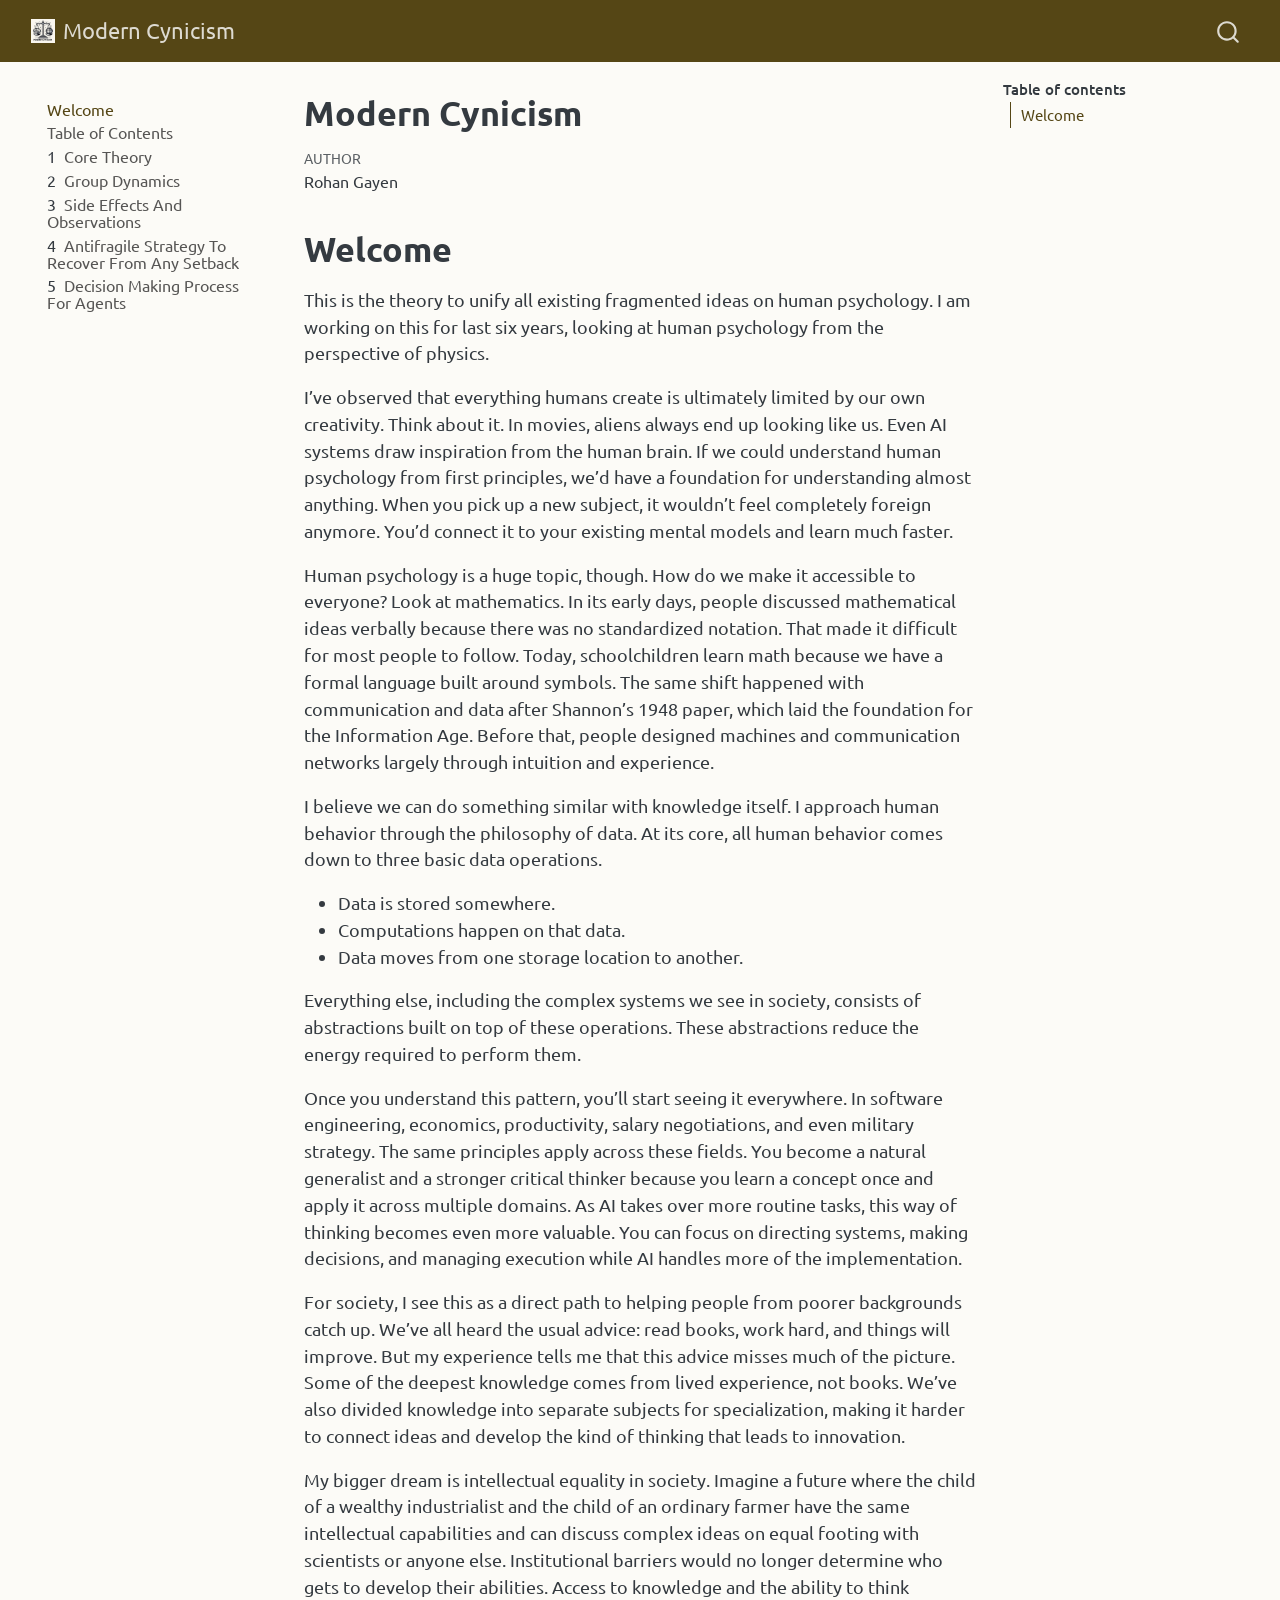
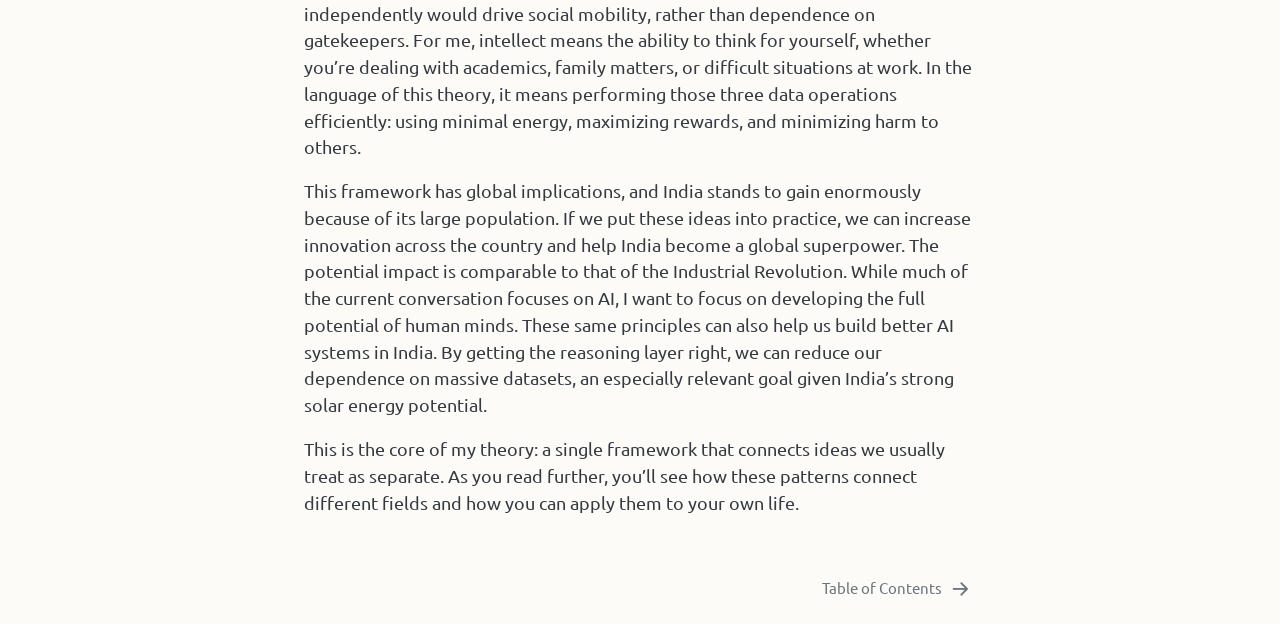
<file: index.html>
<!DOCTYPE html>
<html xmlns="http://www.w3.org/1999/xhtml" lang="en" xml:lang="en"><head>

<meta charset="utf-8">
<meta name="generator" content="quarto-1.10.19">

<meta name="viewport" content="width=device-width, initial-scale=1.0, user-scalable=yes">

<meta name="author" content="Rohan Gayen">

<title>Modern Cynicism</title>
<style>
/* Default styles provided by pandoc.
** See https://pandoc.org/MANUAL.html#variables-for-html for config info.
*/
span.smallcaps{font-variant: small-caps;}
div.columns{display: flex; gap: 1.5em;}
div.column{flex: auto;}
@media screen {
div.columns{gap: min(4vw, 1.5em);}
div.column{overflow-x: auto;}
}
div.hanging-indent{margin-left: 1.5em; text-indent: -1.5em;}
ul.task-list{list-style: none;}
ul.task-list li input[type="checkbox"] {
  width: 0.8em;
  margin: 0 0.8em 0.2em -1em; /* quarto-specific, see https://github.com/quarto-dev/quarto-cli/issues/4556 */ 
  vertical-align: middle;
}
</style>


<script src="site_libs/quarto-nav/quarto-nav.js"></script>
<script src="site_libs/quarto-nav/headroom.min.js"></script>
<script src="site_libs/clipboard/clipboard.min.js"></script>
<script src="site_libs/quarto-search/autocomplete.umd.js"></script>
<script src="site_libs/quarto-search/fuse.min.js"></script>
<script src="site_libs/quarto-search/quarto-search.js"></script>
<meta name="quarto:offset" content="./">
<link href="./table-of-contents.html" rel="next">
<link href="./images/mc_logo.webp" rel="icon">
<script src="site_libs/quarto-html/quarto.js" type="module"></script>
<script src="site_libs/quarto-html/tabsets/tabsets.js" type="module"></script>
<script src="site_libs/quarto-html/popper.min.js"></script>
<script src="site_libs/quarto-html/tippy.umd.min.js"></script>
<script src="site_libs/quarto-html/anchor.min.js"></script>
<link href="site_libs/quarto-html/tippy.css" rel="stylesheet">
<link href="site_libs/quarto-html/quarto-syntax-highlighting-bf27225e3a48a9273f3daa8f8e829971.css" rel="stylesheet" id="quarto-text-highlighting-styles">
<script src="site_libs/bootstrap/bootstrap.min.js"></script>
<link href="site_libs/bootstrap/bootstrap-icons.css" rel="stylesheet">
<link href="site_libs/bootstrap/bootstrap-162b8b9c74c9b3c310fee253e79330a9.min.css" rel="stylesheet" append-hash="true" id="quarto-bootstrap" data-mode="light">
<script id="quarto-search-options" type="application/json">{
  "location": "navbar",
  "copy-button": false,
  "collapse-after": 3,
  "panel-placement": "end",
  "type": "overlay",
  "limit": 50,
  "keyboard-shortcut": [
    "f",
    "/",
    "s"
  ],
  "show-item-context": false,
  "language": {
    "search-no-results-text": "No results",
    "search-matching-documents-text": "matching documents",
    "search-copy-link-title": "Copy link to search",
    "search-hide-matches-text": "Hide additional matches",
    "search-more-match-text": "more match in this document",
    "search-more-matches-text": "more matches in this document",
    "search-clear-button-title": "Clear",
    "search-text-placeholder": "",
    "search-detached-cancel-button-title": "Cancel",
    "search-submit-button-title": "Submit",
    "search-label": "Search"
  }
}</script>
<style>html{ scroll-behavior: smooth; }</style>


</head>

<body class="nav-sidebar floating nav-fixed quarto-light">

<div id="quarto-search-results"></div>
  <header id="quarto-header" class="headroom fixed-top">
    <nav class="navbar navbar-expand-lg " data-bs-theme="dark">
      <div class="navbar-container container-fluid">
      <div class="navbar-brand-container mx-auto">
    <a href="./index.html" class="navbar-brand navbar-brand-logo">
    <img src="./images/mc_logo.webp" alt="" class="navbar-logo light-content">
    <img src="./images/mc_logo.webp" alt="" class="navbar-logo dark-content">
    </a>
    <a class="navbar-brand" href="./index.html">
    <span class="navbar-title">Modern Cynicism</span>
    </a>
  </div>
        <div class="quarto-navbar-tools tools-end">
</div>
          <div id="quarto-search" class="" title="Search"></div>
      </div> <!-- /container-fluid -->
    </nav>
  <nav class="quarto-secondary-nav">
    <div class="container-fluid d-flex">
      <button type="button" class="quarto-btn-toggle btn" data-bs-toggle="collapse" role="button" data-bs-target=".quarto-sidebar-collapse-item" aria-controls="quarto-sidebar" aria-expanded="false" aria-label="Toggle sidebar navigation" onclick="if (window.quartoToggleHeadroom) { window.quartoToggleHeadroom(); }">
        <i class="bi bi-layout-text-sidebar-reverse"></i>
      </button>
        <nav class="quarto-page-breadcrumbs" aria-label="breadcrumb"><ol class="breadcrumb"><li class="breadcrumb-item"><a href="./index.html">Welcome</a></li></ol></nav>
        <a class="flex-grow-1" role="navigation" data-bs-toggle="collapse" data-bs-target=".quarto-sidebar-collapse-item" aria-controls="quarto-sidebar" aria-expanded="false" aria-label="Toggle sidebar navigation" onclick="if (window.quartoToggleHeadroom) { window.quartoToggleHeadroom(); }">      
        </a>
    </div>
  </nav>
</header>
<!-- content -->
<div id="quarto-content" class="quarto-container page-columns page-rows-contents page-layout-article page-navbar">
<!-- sidebar -->
  <nav id="quarto-sidebar" class="sidebar collapse collapse-horizontal quarto-sidebar-collapse-item sidebar-navigation floating overflow-auto">
    <div class="sidebar-menu-container"> 
    <ul class="list-unstyled mt-1">
        <li class="sidebar-item">
  <div class="sidebar-item-container"> 
  <a href="./index.html" class="sidebar-item-text sidebar-link active">
 <span class="menu-text">Welcome</span></a>
  </div>
</li>
        <li class="sidebar-item">
  <div class="sidebar-item-container"> 
  <a href="./table-of-contents.html" class="sidebar-item-text sidebar-link">
 <span class="menu-text">Table of Contents</span></a>
  </div>
</li>
        <li class="sidebar-item">
  <div class="sidebar-item-container"> 
  <a href="./core-theory.html" class="sidebar-item-text sidebar-link">
 <span class="menu-text"><span class="chapter-number">1</span>&nbsp; <span class="chapter-title">Core Theory</span></span></a>
  </div>
</li>
        <li class="sidebar-item">
  <div class="sidebar-item-container"> 
  <a href="./group-dynamics.html" class="sidebar-item-text sidebar-link">
 <span class="menu-text"><span class="chapter-number">2</span>&nbsp; <span class="chapter-title">Group Dynamics</span></span></a>
  </div>
</li>
        <li class="sidebar-item">
  <div class="sidebar-item-container"> 
  <a href="./side-effects-and-observations.html" class="sidebar-item-text sidebar-link">
 <span class="menu-text"><span class="chapter-number">3</span>&nbsp; <span class="chapter-title">Side Effects And Observations</span></span></a>
  </div>
</li>
        <li class="sidebar-item">
  <div class="sidebar-item-container"> 
  <a href="./antifragile-strategy-to-recover-from-any-setback.html" class="sidebar-item-text sidebar-link">
 <span class="menu-text"><span class="chapter-number">4</span>&nbsp; <span class="chapter-title">Antifragile Strategy To Recover From Any Setback</span></span></a>
  </div>
</li>
        <li class="sidebar-item">
  <div class="sidebar-item-container"> 
  <a href="./decision-making-process-for-agents.html" class="sidebar-item-text sidebar-link">
 <span class="menu-text"><span class="chapter-number">5</span>&nbsp; <span class="chapter-title">Decision Making Process For Agents</span></span></a>
  </div>
</li>
    </ul>
    </div>
</nav>
<div id="quarto-sidebar-glass" class="quarto-sidebar-collapse-item" data-bs-toggle="collapse" data-bs-target=".quarto-sidebar-collapse-item"></div>
<!-- margin-sidebar -->
    <div id="quarto-margin-sidebar" class="sidebar margin-sidebar">
        <nav id="TOC" role="doc-toc" class="toc-active">
    <h2 id="toc-title">Table of contents</h2>
   
  <ul>
  <li><a href="#welcome" id="toc-welcome" class="nav-link active" data-scroll-target="#welcome">Welcome</a></li>
  </ul>
</nav>
    </div>
<!-- main -->
<main class="content" id="quarto-document-content">

<header id="title-block-header" class="quarto-title-block default">
<div class="quarto-title">
<h1 class="title">Modern Cynicism</h1>
</div>



<div class="quarto-title-meta">

    <div>
    <div class="quarto-title-meta-heading">Author</div>
    <div class="quarto-title-meta-contents">
             <p>Rohan Gayen </p>
          </div>
  </div>
    
  
    
  </div>
  


</header>


<section id="welcome" class="level1 unnumbered">
<h1 class="unnumbered">Welcome</h1>
<p>This is the theory to unify all existing fragmented ideas on human psychology. I am working on this for last six years, looking at human psychology from the perspective of physics.</p>
<p>I’ve observed that everything humans create is ultimately limited by our own creativity. Think about it. In movies, aliens always end up looking like us. Even AI systems draw inspiration from the human brain. If we could understand human psychology from first principles, we’d have a foundation for understanding almost anything. When you pick up a new subject, it wouldn’t feel completely foreign anymore. You’d connect it to your existing mental models and learn much faster.</p>
<p>Human psychology is a huge topic, though. How do we make it accessible to everyone? Look at mathematics. In its early days, people discussed mathematical ideas verbally because there was no standardized notation. That made it difficult for most people to follow. Today, schoolchildren learn math because we have a formal language built around symbols. The same shift happened with communication and data after Shannon’s 1948 paper, which laid the foundation for the Information Age. Before that, people designed machines and communication networks largely through intuition and experience.</p>
<p>I believe we can do something similar with knowledge itself. I approach human behavior through the philosophy of data. At its core, all human behavior comes down to three basic data operations.</p>
<ul>
<li>Data is stored somewhere.</li>
<li>Computations happen on that data.</li>
<li>Data moves from one storage location to another.</li>
</ul>
<p>Everything else, including the complex systems we see in society, consists of abstractions built on top of these operations. These abstractions reduce the energy required to perform them.</p>
<p>Once you understand this pattern, you’ll start seeing it everywhere. In software engineering, economics, productivity, salary negotiations, and even military strategy. The same principles apply across these fields. You become a natural generalist and a stronger critical thinker because you learn a concept once and apply it across multiple domains. As AI takes over more routine tasks, this way of thinking becomes even more valuable. You can focus on directing systems, making decisions, and managing execution while AI handles more of the implementation.</p>
<p>For society, I see this as a direct path to helping people from poorer backgrounds catch up. We’ve all heard the usual advice: read books, work hard, and things will improve. But my experience tells me that this advice misses much of the picture. Some of the deepest knowledge comes from lived experience, not books. We’ve also divided knowledge into separate subjects for specialization, making it harder to connect ideas and develop the kind of thinking that leads to innovation.</p>
<p>My bigger dream is intellectual equality in society. Imagine a future where the child of a wealthy industrialist and the child of an ordinary farmer have the same intellectual capabilities and can discuss complex ideas on equal footing with scientists or anyone else. Institutional barriers would no longer determine who gets to develop their abilities. Access to knowledge and the ability to think independently would drive social mobility, rather than dependence on gatekeepers. For me, intellect means the ability to think for yourself, whether you’re dealing with academics, family matters, or difficult situations at work. In the language of this theory, it means performing those three data operations efficiently: using minimal energy, maximizing rewards, and minimizing harm to others.</p>
<p>This framework has global implications, and India stands to gain enormously because of its large population. If we put these ideas into practice, we can increase innovation across the country and help India become a global superpower. The potential impact is comparable to that of the Industrial Revolution. While much of the current conversation focuses on AI, I want to focus on developing the full potential of human minds. These same principles can also help us build better AI systems in India. By getting the reasoning layer right, we can reduce our dependence on massive datasets, an especially relevant goal given India’s strong solar energy potential.</p>
<p>This is the core of my theory: a single framework that connects ideas we usually treat as separate. As you read further, you’ll see how these patterns connect different fields and how you can apply them to your own life.</p>


</section>

</main> <!-- /main -->
<script id="quarto-html-after-body" type="application/javascript">
  window.document.addEventListener("DOMContentLoaded", function (event) {
    const icon = "";
    const anchorJS = new window.AnchorJS();
    anchorJS.options = {
      placement: 'right',
      icon: icon
    };
    anchorJS.add('.anchored');
    const isCodeAnnotation = (el) => {
      for (const clz of el.classList) {
        if (clz.startsWith('code-annotation-')) {                     
          return true;
        }
      }
      return false;
    }
    const onCopySuccess = function(e) {
      // button target
      const button = e.trigger;
      // don't keep focus
      button.blur();
      // flash "checked"
      button.classList.add('code-copy-button-checked');
      var currentTitle = button.getAttribute("title");
      button.setAttribute("title", "Copied!");
      let tooltip;
      if (window.bootstrap) {
        button.setAttribute("data-bs-toggle", "tooltip");
        button.setAttribute("data-bs-placement", "left");
        button.setAttribute("data-bs-title", "Copied!");
        tooltip = new bootstrap.Tooltip(button, 
          { trigger: "manual", 
            customClass: "code-copy-button-tooltip",
            offset: [0, -8]});
        tooltip.show();    
      }
      setTimeout(function() {
        if (tooltip) {
          tooltip.hide();
          button.removeAttribute("data-bs-title");
          button.removeAttribute("data-bs-toggle");
          button.removeAttribute("data-bs-placement");
        }
        button.setAttribute("title", currentTitle);
        button.classList.remove('code-copy-button-checked');
      }, 1000);
      // clear code selection
      e.clearSelection();
    }
    const getTextToCopy = function(trigger) {
      const outerScaffold = trigger.parentElement.cloneNode(true);
      const codeEl = outerScaffold.querySelector('code');
      for (const childEl of codeEl.children) {
        if (isCodeAnnotation(childEl)) {
          childEl.remove();
        }
      }
      return codeEl.innerText;
    }
    const clipboard = new window.ClipboardJS('.code-copy-button:not([data-in-quarto-modal])', {
      text: getTextToCopy
    });
    clipboard.on('success', onCopySuccess);
    if (window.document.getElementById('quarto-embedded-source-code-modal')) {
      const clipboardModal = new window.ClipboardJS('.code-copy-button[data-in-quarto-modal]', {
        text: getTextToCopy,
        container: window.document.getElementById('quarto-embedded-source-code-modal')
      });
      clipboardModal.on('success', onCopySuccess);
    }
      var localhostRegex = new RegExp(/^(?:http|https):\/\/localhost\:?[0-9]*\//);
      var mailtoRegex = new RegExp(/^mailto:/);
        var filterRegex = new RegExp("https:\/\/moderncynicism\.com");
      var isInternal = (href) => {
          return filterRegex.test(href) || localhostRegex.test(href) || mailtoRegex.test(href);
      }
      // Inspect non-navigation links and adorn them if external
     var links = window.document.querySelectorAll('a[href]:not(.nav-link):not(.navbar-brand):not(.toc-action):not(.sidebar-link):not(.sidebar-item-toggle):not(.pagination-link):not(.no-external):not([aria-hidden]):not(.dropdown-item):not(.quarto-navigation-tool):not(.about-link)');
      for (var i=0; i<links.length; i++) {
        const link = links[i];
        if (!isInternal(link.href)) {
          // undo the damage that might have been done by quarto-nav.js in the case of
          // links that we want to consider external
          if (link.dataset.originalHref !== undefined) {
            link.href = link.dataset.originalHref;
          }
        }
      }
    function tippyHover(el, contentFn, onTriggerFn, onUntriggerFn) {
      const config = {
        allowHTML: true,
        maxWidth: 500,
        delay: 100,
        arrow: false,
        appendTo: function(el) {
            return el.parentElement;
        },
        interactive: true,
        interactiveBorder: 10,
        theme: 'quarto',
        placement: 'bottom-start',
      };
      if (contentFn) {
        config.content = contentFn;
      }
      if (onTriggerFn) {
        config.onTrigger = onTriggerFn;
      }
      if (onUntriggerFn) {
        config.onUntrigger = onUntriggerFn;
      }
      window.tippy(el, config); 
    }
    const noterefs = window.document.querySelectorAll('a[role="doc-noteref"]');
    for (var i=0; i<noterefs.length; i++) {
      const ref = noterefs[i];
      tippyHover(ref, function() {
        // use id or data attribute instead here
        let href = ref.getAttribute('data-footnote-href') || ref.getAttribute('href');
        try { href = new URL(href).hash; } catch {}
        const id = href.replace(/^#\/?/, "");
        const note = window.document.getElementById(id);
        if (note) {
          return note.innerHTML;
        } else {
          return "";
        }
      });
    }
    const xrefs = window.document.querySelectorAll('a.quarto-xref');
    const processXRef = (id, note) => {
      // Strip column container classes
      const stripColumnClz = (el) => {
        el.classList.remove("page-full", "page-columns");
        if (el.children) {
          for (const child of el.children) {
            stripColumnClz(child);
          }
        }
      }
      stripColumnClz(note)
      if (id === null || id.startsWith('sec-')) {
        // Special case sections, only their first couple elements
        const container = document.createElement("div");
        if (note.children && note.children.length > 2) {
          container.appendChild(note.children[0].cloneNode(true));
          for (let i = 1; i < note.children.length; i++) {
            const child = note.children[i];
            if (child.tagName === "P" && child.innerText === "") {
              continue;
            } else {
              container.appendChild(child.cloneNode(true));
              break;
            }
          }
          if (window.Quarto?.typesetMath) {
            window.Quarto.typesetMath(container);
          }
          return container.innerHTML
        } else {
          if (window.Quarto?.typesetMath) {
            window.Quarto.typesetMath(note);
          }
          return note.innerHTML;
        }
      } else {
        // Remove any anchor links if they are present
        const anchorLink = note.querySelector('a.anchorjs-link');
        if (anchorLink) {
          anchorLink.remove();
        }
        if (window.Quarto?.typesetMath) {
          window.Quarto.typesetMath(note);
        }
        if (note.classList.contains("callout")) {
          return note.outerHTML;
        } else {
          return note.innerHTML;
        }
      }
    }
    for (var i=0; i<xrefs.length; i++) {
      const xref = xrefs[i];
      tippyHover(xref, undefined, function(instance) {
        instance.disable();
        let url = xref.getAttribute('href');
        let hash = undefined; 
        if (url.startsWith('#')) {
          hash = url;
        } else {
          try { hash = new URL(url).hash; } catch {}
        }
        if (hash) {
          const id = hash.replace(/^#\/?/, "");
          const note = window.document.getElementById(id);
          if (note !== null) {
            try {
              const html = processXRef(id, note.cloneNode(true));
              instance.setContent(html);
            } finally {
              instance.enable();
              instance.show();
            }
          } else {
            // See if we can fetch this
            fetch(url.split('#')[0])
            .then(res => res.text())
            .then(html => {
              const parser = new DOMParser();
              const htmlDoc = parser.parseFromString(html, "text/html");
              const note = htmlDoc.getElementById(id);
              if (note !== null) {
                const html = processXRef(id, note);
                instance.setContent(html);
              } 
            }).finally(() => {
              instance.enable();
              instance.show();
            });
          }
        } else {
          // See if we can fetch a full url (with no hash to target)
          // This is a special case and we should probably do some content thinning / targeting
          fetch(url)
          .then(res => res.text())
          .then(html => {
            const parser = new DOMParser();
            const htmlDoc = parser.parseFromString(html, "text/html");
            const note = htmlDoc.querySelector('main.content');
            if (note !== null) {
              // This should only happen for chapter cross references
              // (since there is no id in the URL)
              // remove the first header
              if (note.children.length > 0 && note.children[0].tagName === "HEADER") {
                note.children[0].remove();
              }
              const html = processXRef(null, note);
              instance.setContent(html);
            } 
          }).finally(() => {
            instance.enable();
            instance.show();
          });
        }
      }, function(instance) {
      });
    }
        let selectedAnnoteEl;
        const selectorForAnnotation = ( cell, annotation) => {
          let cellAttr = 'data-code-cell="' + cell + '"';
          let lineAttr = 'data-code-annotation="' +  annotation + '"';
          const selector = 'span[' + cellAttr + '][' + lineAttr + ']';
          return selector;
        }
        const selectCodeLines = (annoteEl) => {
          const doc = window.document;
          const targetCell = annoteEl.getAttribute("data-target-cell");
          const targetAnnotation = annoteEl.getAttribute("data-target-annotation");
          const annoteSpan = window.document.querySelector(selectorForAnnotation(targetCell, targetAnnotation));
          const lines = annoteSpan.getAttribute("data-code-lines").split(",");
          const lineIds = lines.map((line) => {
            return targetCell + "-" + line;
          })
          let top = null;
          let height = null;
          let parent = null;
          if (lineIds.length > 0) {
              //compute the position of the single el (top and bottom and make a div)
              const el = window.document.getElementById(lineIds[0]);
              top = el.offsetTop;
              height = el.offsetHeight;
              parent = el.parentElement.parentElement;
            if (lineIds.length > 1) {
              const lastEl = window.document.getElementById(lineIds[lineIds.length - 1]);
              const bottom = lastEl.offsetTop + lastEl.offsetHeight;
              height = bottom - top;
            }
            if (top !== null && height !== null && parent !== null) {
              // cook up a div (if necessary) and position it 
              let div = window.document.getElementById("code-annotation-line-highlight");
              if (div === null) {
                div = window.document.createElement("div");
                div.setAttribute("id", "code-annotation-line-highlight");
                div.style.position = 'absolute';
                parent.appendChild(div);
              }
              div.style.top = top - 2 + "px";
              div.style.height = height + 4 + "px";
              div.style.left = 0;
              let gutterDiv = window.document.getElementById("code-annotation-line-highlight-gutter");
              if (gutterDiv === null) {
                gutterDiv = window.document.createElement("div");
                gutterDiv.setAttribute("id", "code-annotation-line-highlight-gutter");
                gutterDiv.style.position = 'absolute';
                const codeCell = window.document.getElementById(targetCell);
                const gutter = codeCell.querySelector('.code-annotation-gutter');
                gutter.appendChild(gutterDiv);
              }
              gutterDiv.style.top = top - 2 + "px";
              gutterDiv.style.height = height + 4 + "px";
            }
            selectedAnnoteEl = annoteEl;
          }
        };
        const unselectCodeLines = () => {
          const elementsIds = ["code-annotation-line-highlight", "code-annotation-line-highlight-gutter"];
          elementsIds.forEach((elId) => {
            const div = window.document.getElementById(elId);
            if (div) {
              div.remove();
            }
          });
          selectedAnnoteEl = undefined;
        };
          // Handle positioning of the toggle
      window.addEventListener(
        "resize",
        throttle(() => {
          elRect = undefined;
          if (selectedAnnoteEl) {
            selectCodeLines(selectedAnnoteEl);
          }
        }, 10)
      );
      function throttle(fn, ms) {
      let throttle = false;
      let timer;
        return (...args) => {
          if(!throttle) { // first call gets through
              fn.apply(this, args);
              throttle = true;
          } else { // all the others get throttled
              if(timer) clearTimeout(timer); // cancel #2
              timer = setTimeout(() => {
                fn.apply(this, args);
                timer = throttle = false;
              }, ms);
          }
        };
      }
        // Attach click handler to the DT
        const annoteDls = window.document.querySelectorAll('dt[data-target-cell]');
        for (const annoteDlNode of annoteDls) {
          annoteDlNode.addEventListener('click', (event) => {
            const clickedEl = event.target;
            if (clickedEl !== selectedAnnoteEl) {
              unselectCodeLines();
              const activeEl = window.document.querySelector('dt[data-target-cell].code-annotation-active');
              if (activeEl) {
                activeEl.classList.remove('code-annotation-active');
              }
              selectCodeLines(clickedEl);
              clickedEl.classList.add('code-annotation-active');
            } else {
              // Unselect the line
              unselectCodeLines();
              clickedEl.classList.remove('code-annotation-active');
            }
          });
        }
    const findCites = (el) => {
      const parentEl = el.parentElement;
      if (parentEl) {
        const cites = parentEl.dataset.cites;
        if (cites) {
          return {
            el,
            cites: cites.split(' ')
          };
        } else {
          return findCites(el.parentElement)
        }
      } else {
        return undefined;
      }
    };
    var bibliorefs = window.document.querySelectorAll('a[role="doc-biblioref"]');
    for (var i=0; i<bibliorefs.length; i++) {
      const ref = bibliorefs[i];
      const citeInfo = findCites(ref);
      if (citeInfo) {
        tippyHover(citeInfo.el, function() {
          var popup = window.document.createElement('div');
          citeInfo.cites.forEach(function(cite) {
            var citeDiv = window.document.createElement('div');
            citeDiv.classList.add('hanging-indent');
            citeDiv.classList.add('csl-entry');
            var biblioDiv = window.document.getElementById('ref-' + cite);
            if (biblioDiv) {
              citeDiv.innerHTML = biblioDiv.innerHTML;
            }
            popup.appendChild(citeDiv);
          });
          return popup.innerHTML;
        });
      }
    }
  });
  </script>
<nav class="page-navigation">
  <div class="nav-page nav-page-previous">
  </div>
  <div class="nav-page nav-page-next">
      <a href="./table-of-contents.html" class="pagination-link" aria-label="Table of Contents">
        <span class="nav-page-text">Table of Contents</span> <i class="bi bi-arrow-right-short"></i>
      </a>
  </div>
</nav>
</div> <!-- /content -->




<script src="site_libs/quarto-html/zenscroll-min.js"></script>
</body></html>
</file>
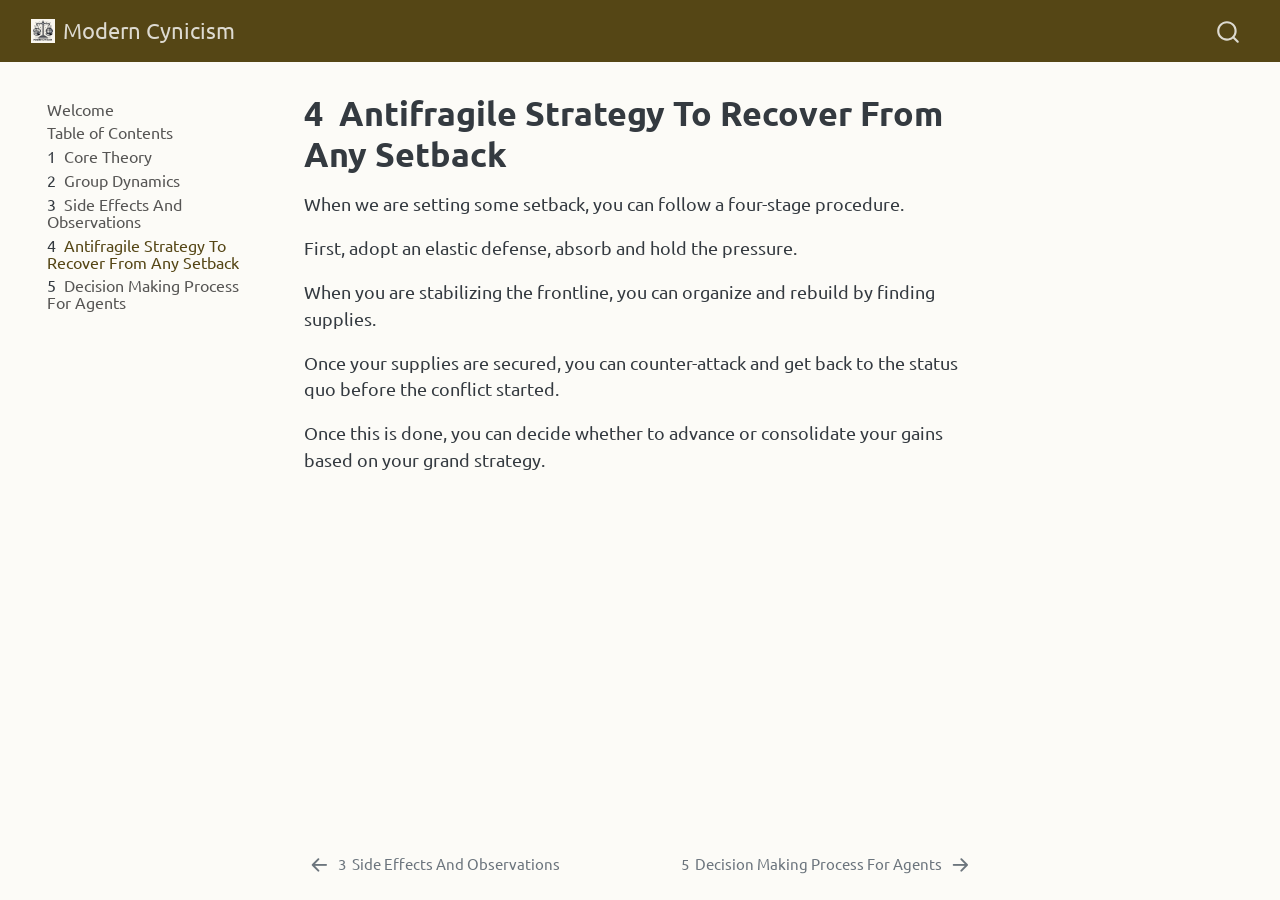
<file: antifragile-strategy-to-recover-from-any-setback.html>
<!DOCTYPE html>
<html xmlns="http://www.w3.org/1999/xhtml" lang="en" xml:lang="en"><head>

<meta charset="utf-8">
<meta name="generator" content="quarto-1.10.19">

<meta name="viewport" content="width=device-width, initial-scale=1.0, user-scalable=yes">


<title>4&nbsp; Antifragile Strategy To Recover From Any Setback – Modern Cynicism</title>
<style>
/* Default styles provided by pandoc.
** See https://pandoc.org/MANUAL.html#variables-for-html for config info.
*/
span.smallcaps{font-variant: small-caps;}
div.columns{display: flex; gap: 1.5em;}
div.column{flex: auto;}
@media screen {
div.columns{gap: min(4vw, 1.5em);}
div.column{overflow-x: auto;}
}
div.hanging-indent{margin-left: 1.5em; text-indent: -1.5em;}
ul.task-list{list-style: none;}
ul.task-list li input[type="checkbox"] {
  width: 0.8em;
  margin: 0 0.8em 0.2em -1em; /* quarto-specific, see https://github.com/quarto-dev/quarto-cli/issues/4556 */ 
  vertical-align: middle;
}
</style>


<script src="site_libs/quarto-nav/quarto-nav.js"></script>
<script src="site_libs/quarto-nav/headroom.min.js"></script>
<script src="site_libs/clipboard/clipboard.min.js"></script>
<script src="site_libs/quarto-search/autocomplete.umd.js"></script>
<script src="site_libs/quarto-search/fuse.min.js"></script>
<script src="site_libs/quarto-search/quarto-search.js"></script>
<meta name="quarto:offset" content="./">
<link href="./decision-making-process-for-agents.html" rel="next">
<link href="./side-effects-and-observations.html" rel="prev">
<link href="./images/mc_logo.webp" rel="icon">
<script src="site_libs/quarto-html/quarto.js" type="module"></script>
<script src="site_libs/quarto-html/tabsets/tabsets.js" type="module"></script>
<script src="site_libs/quarto-html/popper.min.js"></script>
<script src="site_libs/quarto-html/tippy.umd.min.js"></script>
<script src="site_libs/quarto-html/anchor.min.js"></script>
<link href="site_libs/quarto-html/tippy.css" rel="stylesheet">
<link href="site_libs/quarto-html/quarto-syntax-highlighting-bf27225e3a48a9273f3daa8f8e829971.css" rel="stylesheet" id="quarto-text-highlighting-styles">
<script src="site_libs/bootstrap/bootstrap.min.js"></script>
<link href="site_libs/bootstrap/bootstrap-icons.css" rel="stylesheet">
<link href="site_libs/bootstrap/bootstrap-162b8b9c74c9b3c310fee253e79330a9.min.css" rel="stylesheet" append-hash="true" id="quarto-bootstrap" data-mode="light">
<script id="quarto-search-options" type="application/json">{
  "location": "navbar",
  "copy-button": false,
  "collapse-after": 3,
  "panel-placement": "end",
  "type": "overlay",
  "limit": 50,
  "keyboard-shortcut": [
    "f",
    "/",
    "s"
  ],
  "show-item-context": false,
  "language": {
    "search-no-results-text": "No results",
    "search-matching-documents-text": "matching documents",
    "search-copy-link-title": "Copy link to search",
    "search-hide-matches-text": "Hide additional matches",
    "search-more-match-text": "more match in this document",
    "search-more-matches-text": "more matches in this document",
    "search-clear-button-title": "Clear",
    "search-text-placeholder": "",
    "search-detached-cancel-button-title": "Cancel",
    "search-submit-button-title": "Submit",
    "search-label": "Search"
  }
}</script>
<style>html{ scroll-behavior: smooth; }</style>


</head>

<body class="nav-sidebar floating nav-fixed quarto-light">

<div id="quarto-search-results"></div>
  <header id="quarto-header" class="headroom fixed-top">
    <nav class="navbar navbar-expand-lg " data-bs-theme="dark">
      <div class="navbar-container container-fluid">
      <div class="navbar-brand-container mx-auto">
    <a href="./index.html" class="navbar-brand navbar-brand-logo">
    <img src="./images/mc_logo.webp" alt="" class="navbar-logo light-content">
    <img src="./images/mc_logo.webp" alt="" class="navbar-logo dark-content">
    </a>
    <a class="navbar-brand" href="./index.html">
    <span class="navbar-title">Modern Cynicism</span>
    </a>
  </div>
        <div class="quarto-navbar-tools tools-end">
</div>
          <div id="quarto-search" class="" title="Search"></div>
      </div> <!-- /container-fluid -->
    </nav>
  <nav class="quarto-secondary-nav">
    <div class="container-fluid d-flex">
      <button type="button" class="quarto-btn-toggle btn" data-bs-toggle="collapse" role="button" data-bs-target=".quarto-sidebar-collapse-item" aria-controls="quarto-sidebar" aria-expanded="false" aria-label="Toggle sidebar navigation" onclick="if (window.quartoToggleHeadroom) { window.quartoToggleHeadroom(); }">
        <i class="bi bi-layout-text-sidebar-reverse"></i>
      </button>
        <nav class="quarto-page-breadcrumbs" aria-label="breadcrumb"><ol class="breadcrumb"><li class="breadcrumb-item"><a href="./antifragile-strategy-to-recover-from-any-setback.html"><span class="chapter-number">4</span>&nbsp; <span class="chapter-title">Antifragile Strategy To Recover From Any Setback</span></a></li></ol></nav>
        <a class="flex-grow-1" role="navigation" data-bs-toggle="collapse" data-bs-target=".quarto-sidebar-collapse-item" aria-controls="quarto-sidebar" aria-expanded="false" aria-label="Toggle sidebar navigation" onclick="if (window.quartoToggleHeadroom) { window.quartoToggleHeadroom(); }">      
        </a>
    </div>
  </nav>
</header>
<!-- content -->
<div id="quarto-content" class="quarto-container page-columns page-rows-contents page-layout-article page-navbar">
<!-- sidebar -->
  <nav id="quarto-sidebar" class="sidebar collapse collapse-horizontal quarto-sidebar-collapse-item sidebar-navigation floating overflow-auto">
    <div class="sidebar-menu-container"> 
    <ul class="list-unstyled mt-1">
        <li class="sidebar-item">
  <div class="sidebar-item-container"> 
  <a href="./index.html" class="sidebar-item-text sidebar-link">
 <span class="menu-text">Welcome</span></a>
  </div>
</li>
        <li class="sidebar-item">
  <div class="sidebar-item-container"> 
  <a href="./table-of-contents.html" class="sidebar-item-text sidebar-link">
 <span class="menu-text">Table of Contents</span></a>
  </div>
</li>
        <li class="sidebar-item">
  <div class="sidebar-item-container"> 
  <a href="./core-theory.html" class="sidebar-item-text sidebar-link">
 <span class="menu-text"><span class="chapter-number">1</span>&nbsp; <span class="chapter-title">Core Theory</span></span></a>
  </div>
</li>
        <li class="sidebar-item">
  <div class="sidebar-item-container"> 
  <a href="./group-dynamics.html" class="sidebar-item-text sidebar-link">
 <span class="menu-text"><span class="chapter-number">2</span>&nbsp; <span class="chapter-title">Group Dynamics</span></span></a>
  </div>
</li>
        <li class="sidebar-item">
  <div class="sidebar-item-container"> 
  <a href="./side-effects-and-observations.html" class="sidebar-item-text sidebar-link">
 <span class="menu-text"><span class="chapter-number">3</span>&nbsp; <span class="chapter-title">Side Effects And Observations</span></span></a>
  </div>
</li>
        <li class="sidebar-item">
  <div class="sidebar-item-container"> 
  <a href="./antifragile-strategy-to-recover-from-any-setback.html" class="sidebar-item-text sidebar-link active">
 <span class="menu-text"><span class="chapter-number">4</span>&nbsp; <span class="chapter-title">Antifragile Strategy To Recover From Any Setback</span></span></a>
  </div>
</li>
        <li class="sidebar-item">
  <div class="sidebar-item-container"> 
  <a href="./decision-making-process-for-agents.html" class="sidebar-item-text sidebar-link">
 <span class="menu-text"><span class="chapter-number">5</span>&nbsp; <span class="chapter-title">Decision Making Process For Agents</span></span></a>
  </div>
</li>
    </ul>
    </div>
</nav>
<div id="quarto-sidebar-glass" class="quarto-sidebar-collapse-item" data-bs-toggle="collapse" data-bs-target=".quarto-sidebar-collapse-item"></div>
<!-- margin-sidebar -->
    <div id="quarto-margin-sidebar" class="sidebar margin-sidebar zindex-bottom">
        
    </div>
<!-- main -->
<main class="content" id="quarto-document-content">

<header id="title-block-header" class="quarto-title-block default">
<div class="quarto-title">
<h1 class="title"><span class="chapter-number">4</span>&nbsp; <span class="chapter-title">Antifragile Strategy To Recover From Any Setback</span></h1>
</div>



<div class="quarto-title-meta">

    
  
    
  </div>
  


</header>


<p>When we are setting some setback, you can follow a four-stage procedure.</p>
<p>First, adopt an elastic defense, absorb and hold the pressure.</p>
<p>When you are stabilizing the frontline, you can organize and rebuild by finding supplies.</p>
<p>Once your supplies are secured, you can counter-attack and get back to the status quo before the conflict started.</p>
<p>Once this is done, you can decide whether to advance or consolidate your gains based on your grand strategy.</p>



</main> <!-- /main -->
<script id="quarto-html-after-body" type="application/javascript">
  window.document.addEventListener("DOMContentLoaded", function (event) {
    const icon = "";
    const anchorJS = new window.AnchorJS();
    anchorJS.options = {
      placement: 'right',
      icon: icon
    };
    anchorJS.add('.anchored');
    const isCodeAnnotation = (el) => {
      for (const clz of el.classList) {
        if (clz.startsWith('code-annotation-')) {                     
          return true;
        }
      }
      return false;
    }
    const onCopySuccess = function(e) {
      // button target
      const button = e.trigger;
      // don't keep focus
      button.blur();
      // flash "checked"
      button.classList.add('code-copy-button-checked');
      var currentTitle = button.getAttribute("title");
      button.setAttribute("title", "Copied!");
      let tooltip;
      if (window.bootstrap) {
        button.setAttribute("data-bs-toggle", "tooltip");
        button.setAttribute("data-bs-placement", "left");
        button.setAttribute("data-bs-title", "Copied!");
        tooltip = new bootstrap.Tooltip(button, 
          { trigger: "manual", 
            customClass: "code-copy-button-tooltip",
            offset: [0, -8]});
        tooltip.show();    
      }
      setTimeout(function() {
        if (tooltip) {
          tooltip.hide();
          button.removeAttribute("data-bs-title");
          button.removeAttribute("data-bs-toggle");
          button.removeAttribute("data-bs-placement");
        }
        button.setAttribute("title", currentTitle);
        button.classList.remove('code-copy-button-checked');
      }, 1000);
      // clear code selection
      e.clearSelection();
    }
    const getTextToCopy = function(trigger) {
      const outerScaffold = trigger.parentElement.cloneNode(true);
      const codeEl = outerScaffold.querySelector('code');
      for (const childEl of codeEl.children) {
        if (isCodeAnnotation(childEl)) {
          childEl.remove();
        }
      }
      return codeEl.innerText;
    }
    const clipboard = new window.ClipboardJS('.code-copy-button:not([data-in-quarto-modal])', {
      text: getTextToCopy
    });
    clipboard.on('success', onCopySuccess);
    if (window.document.getElementById('quarto-embedded-source-code-modal')) {
      const clipboardModal = new window.ClipboardJS('.code-copy-button[data-in-quarto-modal]', {
        text: getTextToCopy,
        container: window.document.getElementById('quarto-embedded-source-code-modal')
      });
      clipboardModal.on('success', onCopySuccess);
    }
      var localhostRegex = new RegExp(/^(?:http|https):\/\/localhost\:?[0-9]*\//);
      var mailtoRegex = new RegExp(/^mailto:/);
        var filterRegex = new RegExp("https:\/\/moderncynicism\.com");
      var isInternal = (href) => {
          return filterRegex.test(href) || localhostRegex.test(href) || mailtoRegex.test(href);
      }
      // Inspect non-navigation links and adorn them if external
     var links = window.document.querySelectorAll('a[href]:not(.nav-link):not(.navbar-brand):not(.toc-action):not(.sidebar-link):not(.sidebar-item-toggle):not(.pagination-link):not(.no-external):not([aria-hidden]):not(.dropdown-item):not(.quarto-navigation-tool):not(.about-link)');
      for (var i=0; i<links.length; i++) {
        const link = links[i];
        if (!isInternal(link.href)) {
          // undo the damage that might have been done by quarto-nav.js in the case of
          // links that we want to consider external
          if (link.dataset.originalHref !== undefined) {
            link.href = link.dataset.originalHref;
          }
        }
      }
    function tippyHover(el, contentFn, onTriggerFn, onUntriggerFn) {
      const config = {
        allowHTML: true,
        maxWidth: 500,
        delay: 100,
        arrow: false,
        appendTo: function(el) {
            return el.parentElement;
        },
        interactive: true,
        interactiveBorder: 10,
        theme: 'quarto',
        placement: 'bottom-start',
      };
      if (contentFn) {
        config.content = contentFn;
      }
      if (onTriggerFn) {
        config.onTrigger = onTriggerFn;
      }
      if (onUntriggerFn) {
        config.onUntrigger = onUntriggerFn;
      }
      window.tippy(el, config); 
    }
    const noterefs = window.document.querySelectorAll('a[role="doc-noteref"]');
    for (var i=0; i<noterefs.length; i++) {
      const ref = noterefs[i];
      tippyHover(ref, function() {
        // use id or data attribute instead here
        let href = ref.getAttribute('data-footnote-href') || ref.getAttribute('href');
        try { href = new URL(href).hash; } catch {}
        const id = href.replace(/^#\/?/, "");
        const note = window.document.getElementById(id);
        if (note) {
          return note.innerHTML;
        } else {
          return "";
        }
      });
    }
    const xrefs = window.document.querySelectorAll('a.quarto-xref');
    const processXRef = (id, note) => {
      // Strip column container classes
      const stripColumnClz = (el) => {
        el.classList.remove("page-full", "page-columns");
        if (el.children) {
          for (const child of el.children) {
            stripColumnClz(child);
          }
        }
      }
      stripColumnClz(note)
      if (id === null || id.startsWith('sec-')) {
        // Special case sections, only their first couple elements
        const container = document.createElement("div");
        if (note.children && note.children.length > 2) {
          container.appendChild(note.children[0].cloneNode(true));
          for (let i = 1; i < note.children.length; i++) {
            const child = note.children[i];
            if (child.tagName === "P" && child.innerText === "") {
              continue;
            } else {
              container.appendChild(child.cloneNode(true));
              break;
            }
          }
          if (window.Quarto?.typesetMath) {
            window.Quarto.typesetMath(container);
          }
          return container.innerHTML
        } else {
          if (window.Quarto?.typesetMath) {
            window.Quarto.typesetMath(note);
          }
          return note.innerHTML;
        }
      } else {
        // Remove any anchor links if they are present
        const anchorLink = note.querySelector('a.anchorjs-link');
        if (anchorLink) {
          anchorLink.remove();
        }
        if (window.Quarto?.typesetMath) {
          window.Quarto.typesetMath(note);
        }
        if (note.classList.contains("callout")) {
          return note.outerHTML;
        } else {
          return note.innerHTML;
        }
      }
    }
    for (var i=0; i<xrefs.length; i++) {
      const xref = xrefs[i];
      tippyHover(xref, undefined, function(instance) {
        instance.disable();
        let url = xref.getAttribute('href');
        let hash = undefined; 
        if (url.startsWith('#')) {
          hash = url;
        } else {
          try { hash = new URL(url).hash; } catch {}
        }
        if (hash) {
          const id = hash.replace(/^#\/?/, "");
          const note = window.document.getElementById(id);
          if (note !== null) {
            try {
              const html = processXRef(id, note.cloneNode(true));
              instance.setContent(html);
            } finally {
              instance.enable();
              instance.show();
            }
          } else {
            // See if we can fetch this
            fetch(url.split('#')[0])
            .then(res => res.text())
            .then(html => {
              const parser = new DOMParser();
              const htmlDoc = parser.parseFromString(html, "text/html");
              const note = htmlDoc.getElementById(id);
              if (note !== null) {
                const html = processXRef(id, note);
                instance.setContent(html);
              } 
            }).finally(() => {
              instance.enable();
              instance.show();
            });
          }
        } else {
          // See if we can fetch a full url (with no hash to target)
          // This is a special case and we should probably do some content thinning / targeting
          fetch(url)
          .then(res => res.text())
          .then(html => {
            const parser = new DOMParser();
            const htmlDoc = parser.parseFromString(html, "text/html");
            const note = htmlDoc.querySelector('main.content');
            if (note !== null) {
              // This should only happen for chapter cross references
              // (since there is no id in the URL)
              // remove the first header
              if (note.children.length > 0 && note.children[0].tagName === "HEADER") {
                note.children[0].remove();
              }
              const html = processXRef(null, note);
              instance.setContent(html);
            } 
          }).finally(() => {
            instance.enable();
            instance.show();
          });
        }
      }, function(instance) {
      });
    }
        let selectedAnnoteEl;
        const selectorForAnnotation = ( cell, annotation) => {
          let cellAttr = 'data-code-cell="' + cell + '"';
          let lineAttr = 'data-code-annotation="' +  annotation + '"';
          const selector = 'span[' + cellAttr + '][' + lineAttr + ']';
          return selector;
        }
        const selectCodeLines = (annoteEl) => {
          const doc = window.document;
          const targetCell = annoteEl.getAttribute("data-target-cell");
          const targetAnnotation = annoteEl.getAttribute("data-target-annotation");
          const annoteSpan = window.document.querySelector(selectorForAnnotation(targetCell, targetAnnotation));
          const lines = annoteSpan.getAttribute("data-code-lines").split(",");
          const lineIds = lines.map((line) => {
            return targetCell + "-" + line;
          })
          let top = null;
          let height = null;
          let parent = null;
          if (lineIds.length > 0) {
              //compute the position of the single el (top and bottom and make a div)
              const el = window.document.getElementById(lineIds[0]);
              top = el.offsetTop;
              height = el.offsetHeight;
              parent = el.parentElement.parentElement;
            if (lineIds.length > 1) {
              const lastEl = window.document.getElementById(lineIds[lineIds.length - 1]);
              const bottom = lastEl.offsetTop + lastEl.offsetHeight;
              height = bottom - top;
            }
            if (top !== null && height !== null && parent !== null) {
              // cook up a div (if necessary) and position it 
              let div = window.document.getElementById("code-annotation-line-highlight");
              if (div === null) {
                div = window.document.createElement("div");
                div.setAttribute("id", "code-annotation-line-highlight");
                div.style.position = 'absolute';
                parent.appendChild(div);
              }
              div.style.top = top - 2 + "px";
              div.style.height = height + 4 + "px";
              div.style.left = 0;
              let gutterDiv = window.document.getElementById("code-annotation-line-highlight-gutter");
              if (gutterDiv === null) {
                gutterDiv = window.document.createElement("div");
                gutterDiv.setAttribute("id", "code-annotation-line-highlight-gutter");
                gutterDiv.style.position = 'absolute';
                const codeCell = window.document.getElementById(targetCell);
                const gutter = codeCell.querySelector('.code-annotation-gutter');
                gutter.appendChild(gutterDiv);
              }
              gutterDiv.style.top = top - 2 + "px";
              gutterDiv.style.height = height + 4 + "px";
            }
            selectedAnnoteEl = annoteEl;
          }
        };
        const unselectCodeLines = () => {
          const elementsIds = ["code-annotation-line-highlight", "code-annotation-line-highlight-gutter"];
          elementsIds.forEach((elId) => {
            const div = window.document.getElementById(elId);
            if (div) {
              div.remove();
            }
          });
          selectedAnnoteEl = undefined;
        };
          // Handle positioning of the toggle
      window.addEventListener(
        "resize",
        throttle(() => {
          elRect = undefined;
          if (selectedAnnoteEl) {
            selectCodeLines(selectedAnnoteEl);
          }
        }, 10)
      );
      function throttle(fn, ms) {
      let throttle = false;
      let timer;
        return (...args) => {
          if(!throttle) { // first call gets through
              fn.apply(this, args);
              throttle = true;
          } else { // all the others get throttled
              if(timer) clearTimeout(timer); // cancel #2
              timer = setTimeout(() => {
                fn.apply(this, args);
                timer = throttle = false;
              }, ms);
          }
        };
      }
        // Attach click handler to the DT
        const annoteDls = window.document.querySelectorAll('dt[data-target-cell]');
        for (const annoteDlNode of annoteDls) {
          annoteDlNode.addEventListener('click', (event) => {
            const clickedEl = event.target;
            if (clickedEl !== selectedAnnoteEl) {
              unselectCodeLines();
              const activeEl = window.document.querySelector('dt[data-target-cell].code-annotation-active');
              if (activeEl) {
                activeEl.classList.remove('code-annotation-active');
              }
              selectCodeLines(clickedEl);
              clickedEl.classList.add('code-annotation-active');
            } else {
              // Unselect the line
              unselectCodeLines();
              clickedEl.classList.remove('code-annotation-active');
            }
          });
        }
    const findCites = (el) => {
      const parentEl = el.parentElement;
      if (parentEl) {
        const cites = parentEl.dataset.cites;
        if (cites) {
          return {
            el,
            cites: cites.split(' ')
          };
        } else {
          return findCites(el.parentElement)
        }
      } else {
        return undefined;
      }
    };
    var bibliorefs = window.document.querySelectorAll('a[role="doc-biblioref"]');
    for (var i=0; i<bibliorefs.length; i++) {
      const ref = bibliorefs[i];
      const citeInfo = findCites(ref);
      if (citeInfo) {
        tippyHover(citeInfo.el, function() {
          var popup = window.document.createElement('div');
          citeInfo.cites.forEach(function(cite) {
            var citeDiv = window.document.createElement('div');
            citeDiv.classList.add('hanging-indent');
            citeDiv.classList.add('csl-entry');
            var biblioDiv = window.document.getElementById('ref-' + cite);
            if (biblioDiv) {
              citeDiv.innerHTML = biblioDiv.innerHTML;
            }
            popup.appendChild(citeDiv);
          });
          return popup.innerHTML;
        });
      }
    }
  });
  </script>
<nav class="page-navigation">
  <div class="nav-page nav-page-previous">
      <a href="./side-effects-and-observations.html" class="pagination-link" aria-label="Side Effects And Observations">
        <i class="bi bi-arrow-left-short"></i> <span class="nav-page-text"><span class="chapter-number">3</span>&nbsp; <span class="chapter-title">Side Effects And Observations</span></span>
      </a>          
  </div>
  <div class="nav-page nav-page-next">
      <a href="./decision-making-process-for-agents.html" class="pagination-link" aria-label="Decision Making Process For Agents">
        <span class="nav-page-text"><span class="chapter-number">5</span>&nbsp; <span class="chapter-title">Decision Making Process For Agents</span></span> <i class="bi bi-arrow-right-short"></i>
      </a>
  </div>
</nav>
</div> <!-- /content -->




<script src="site_libs/quarto-html/zenscroll-min.js"></script>
</body></html>
</file>
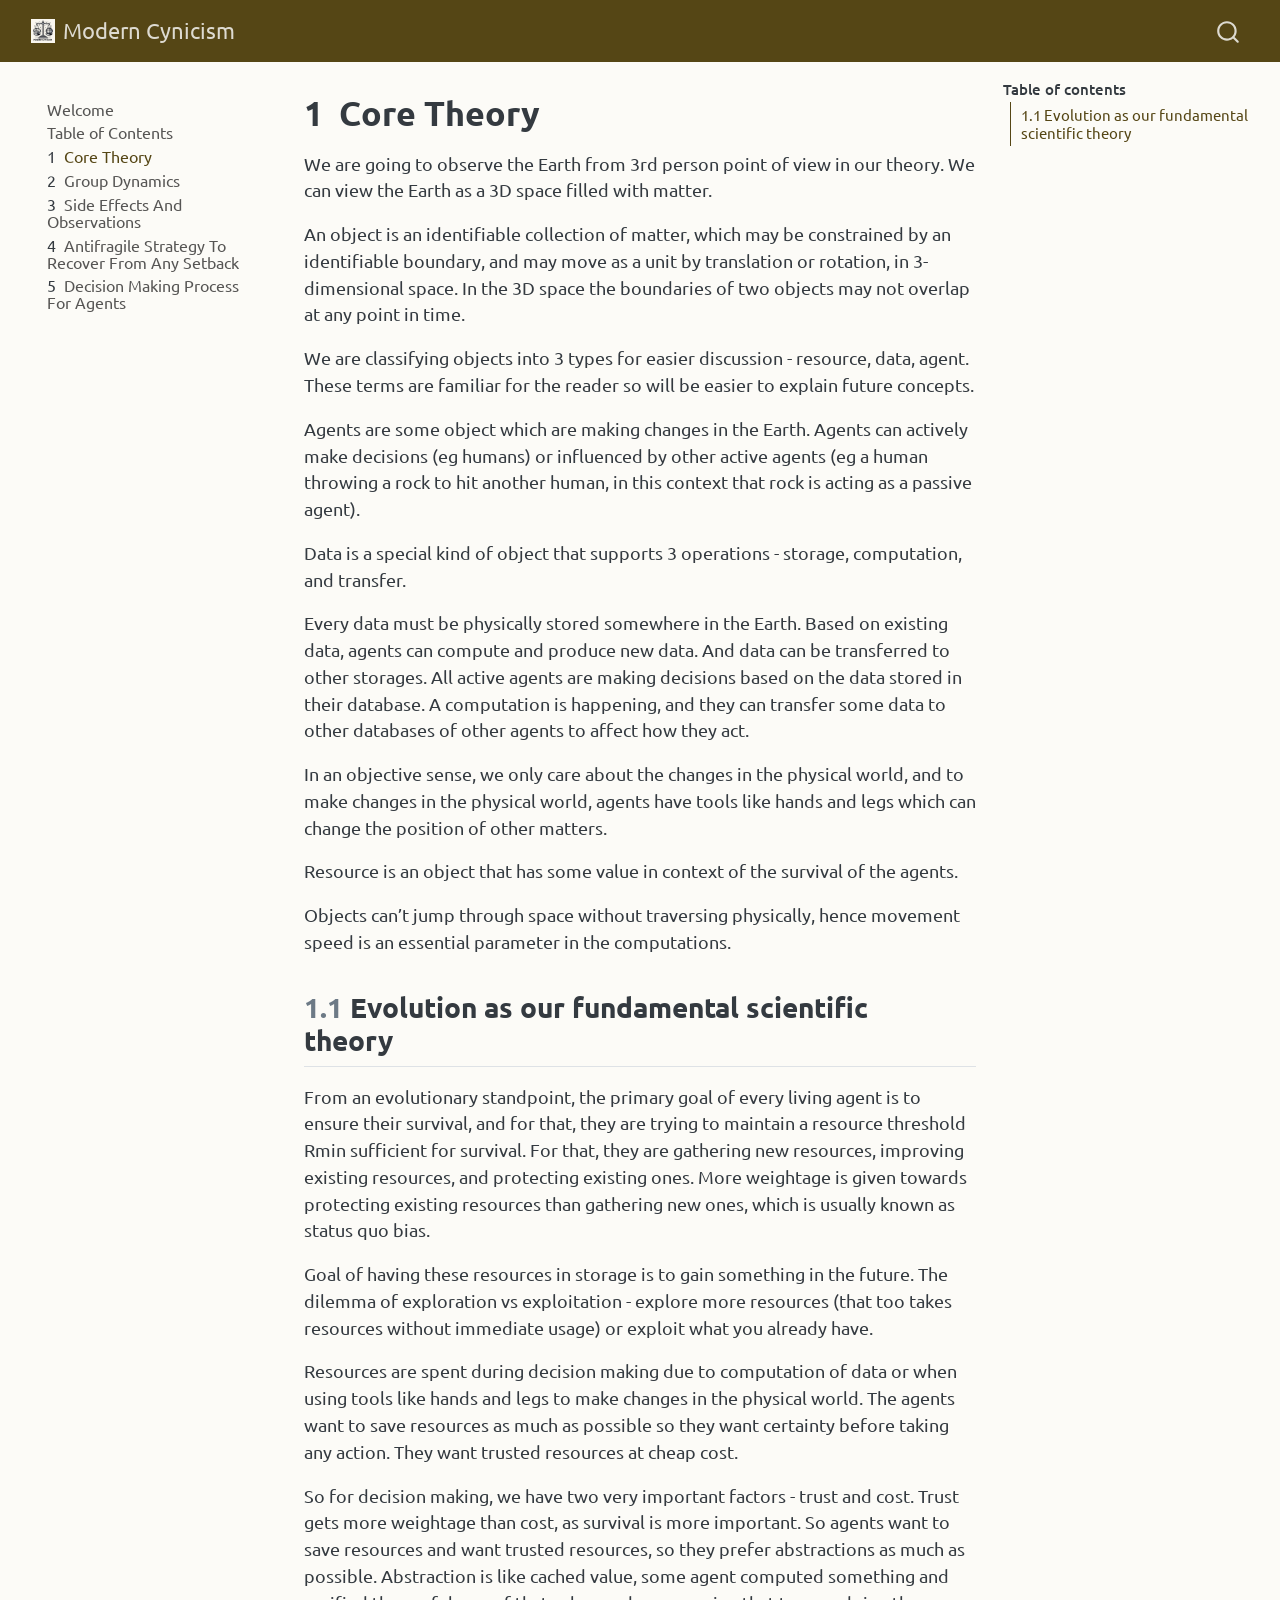
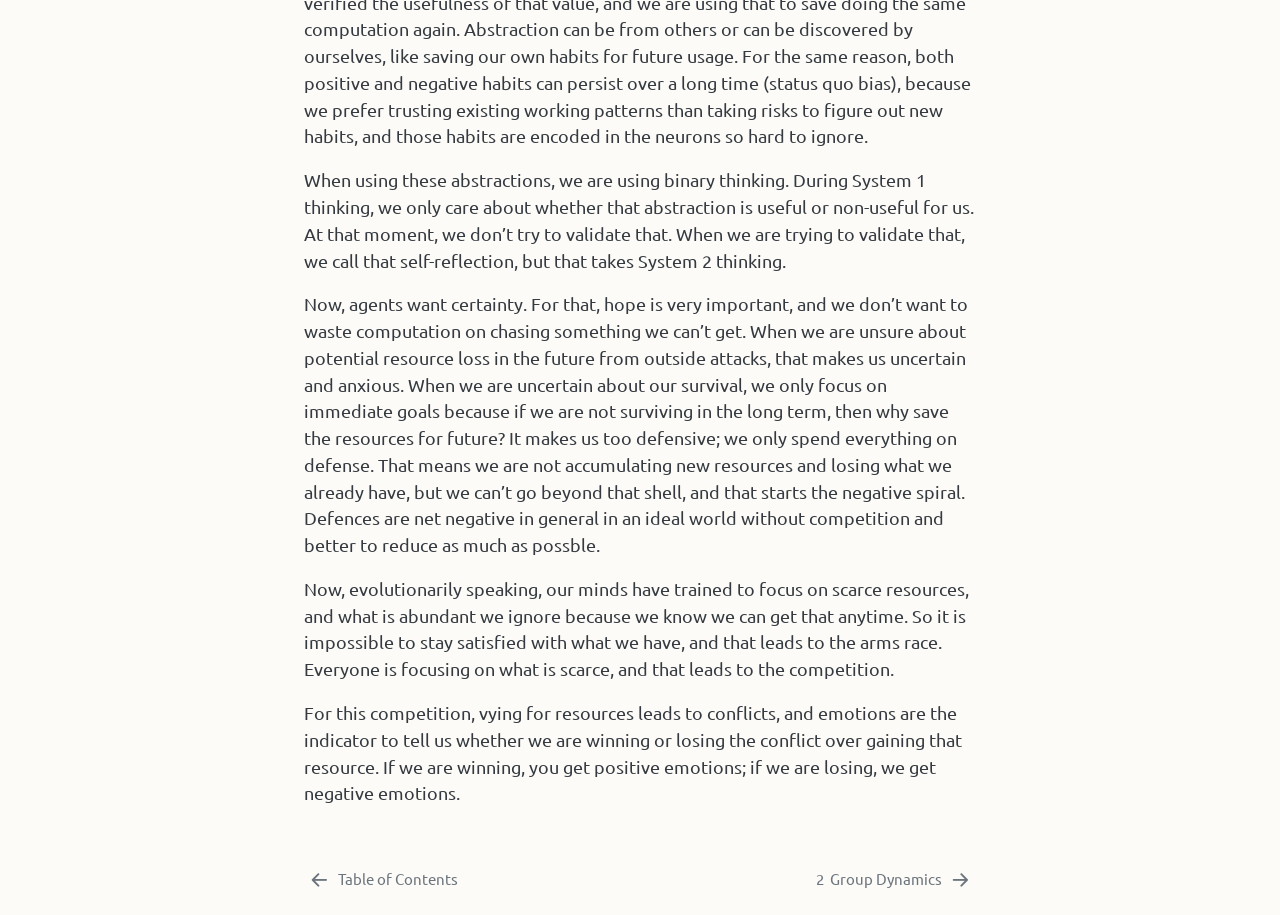
<file: core-theory.html>
<!DOCTYPE html>
<html xmlns="http://www.w3.org/1999/xhtml" lang="en" xml:lang="en"><head>

<meta charset="utf-8">
<meta name="generator" content="quarto-1.10.19">

<meta name="viewport" content="width=device-width, initial-scale=1.0, user-scalable=yes">


<title>1&nbsp; Core Theory – Modern Cynicism</title>
<style>
/* Default styles provided by pandoc.
** See https://pandoc.org/MANUAL.html#variables-for-html for config info.
*/
span.smallcaps{font-variant: small-caps;}
div.columns{display: flex; gap: 1.5em;}
div.column{flex: auto;}
@media screen {
div.columns{gap: min(4vw, 1.5em);}
div.column{overflow-x: auto;}
}
div.hanging-indent{margin-left: 1.5em; text-indent: -1.5em;}
ul.task-list{list-style: none;}
ul.task-list li input[type="checkbox"] {
  width: 0.8em;
  margin: 0 0.8em 0.2em -1em; /* quarto-specific, see https://github.com/quarto-dev/quarto-cli/issues/4556 */ 
  vertical-align: middle;
}
</style>


<script src="site_libs/quarto-nav/quarto-nav.js"></script>
<script src="site_libs/quarto-nav/headroom.min.js"></script>
<script src="site_libs/clipboard/clipboard.min.js"></script>
<script src="site_libs/quarto-search/autocomplete.umd.js"></script>
<script src="site_libs/quarto-search/fuse.min.js"></script>
<script src="site_libs/quarto-search/quarto-search.js"></script>
<meta name="quarto:offset" content="./">
<link href="./group-dynamics.html" rel="next">
<link href="./table-of-contents.html" rel="prev">
<link href="./images/mc_logo.webp" rel="icon">
<script src="site_libs/quarto-html/quarto.js" type="module"></script>
<script src="site_libs/quarto-html/tabsets/tabsets.js" type="module"></script>
<script src="site_libs/quarto-html/popper.min.js"></script>
<script src="site_libs/quarto-html/tippy.umd.min.js"></script>
<script src="site_libs/quarto-html/anchor.min.js"></script>
<link href="site_libs/quarto-html/tippy.css" rel="stylesheet">
<link href="site_libs/quarto-html/quarto-syntax-highlighting-bf27225e3a48a9273f3daa8f8e829971.css" rel="stylesheet" id="quarto-text-highlighting-styles">
<script src="site_libs/bootstrap/bootstrap.min.js"></script>
<link href="site_libs/bootstrap/bootstrap-icons.css" rel="stylesheet">
<link href="site_libs/bootstrap/bootstrap-162b8b9c74c9b3c310fee253e79330a9.min.css" rel="stylesheet" append-hash="true" id="quarto-bootstrap" data-mode="light">
<script id="quarto-search-options" type="application/json">{
  "location": "navbar",
  "copy-button": false,
  "collapse-after": 3,
  "panel-placement": "end",
  "type": "overlay",
  "limit": 50,
  "keyboard-shortcut": [
    "f",
    "/",
    "s"
  ],
  "show-item-context": false,
  "language": {
    "search-no-results-text": "No results",
    "search-matching-documents-text": "matching documents",
    "search-copy-link-title": "Copy link to search",
    "search-hide-matches-text": "Hide additional matches",
    "search-more-match-text": "more match in this document",
    "search-more-matches-text": "more matches in this document",
    "search-clear-button-title": "Clear",
    "search-text-placeholder": "",
    "search-detached-cancel-button-title": "Cancel",
    "search-submit-button-title": "Submit",
    "search-label": "Search"
  }
}</script>
<style>html{ scroll-behavior: smooth; }</style>


</head>

<body class="nav-sidebar floating nav-fixed quarto-light">

<div id="quarto-search-results"></div>
  <header id="quarto-header" class="headroom fixed-top">
    <nav class="navbar navbar-expand-lg " data-bs-theme="dark">
      <div class="navbar-container container-fluid">
      <div class="navbar-brand-container mx-auto">
    <a href="./index.html" class="navbar-brand navbar-brand-logo">
    <img src="./images/mc_logo.webp" alt="" class="navbar-logo light-content">
    <img src="./images/mc_logo.webp" alt="" class="navbar-logo dark-content">
    </a>
    <a class="navbar-brand" href="./index.html">
    <span class="navbar-title">Modern Cynicism</span>
    </a>
  </div>
        <div class="quarto-navbar-tools tools-end">
</div>
          <div id="quarto-search" class="" title="Search"></div>
      </div> <!-- /container-fluid -->
    </nav>
  <nav class="quarto-secondary-nav">
    <div class="container-fluid d-flex">
      <button type="button" class="quarto-btn-toggle btn" data-bs-toggle="collapse" role="button" data-bs-target=".quarto-sidebar-collapse-item" aria-controls="quarto-sidebar" aria-expanded="false" aria-label="Toggle sidebar navigation" onclick="if (window.quartoToggleHeadroom) { window.quartoToggleHeadroom(); }">
        <i class="bi bi-layout-text-sidebar-reverse"></i>
      </button>
        <nav class="quarto-page-breadcrumbs" aria-label="breadcrumb"><ol class="breadcrumb"><li class="breadcrumb-item"><a href="./core-theory.html"><span class="chapter-number">1</span>&nbsp; <span class="chapter-title">Core Theory</span></a></li></ol></nav>
        <a class="flex-grow-1" role="navigation" data-bs-toggle="collapse" data-bs-target=".quarto-sidebar-collapse-item" aria-controls="quarto-sidebar" aria-expanded="false" aria-label="Toggle sidebar navigation" onclick="if (window.quartoToggleHeadroom) { window.quartoToggleHeadroom(); }">      
        </a>
    </div>
  </nav>
</header>
<!-- content -->
<div id="quarto-content" class="quarto-container page-columns page-rows-contents page-layout-article page-navbar">
<!-- sidebar -->
  <nav id="quarto-sidebar" class="sidebar collapse collapse-horizontal quarto-sidebar-collapse-item sidebar-navigation floating overflow-auto">
    <div class="sidebar-menu-container"> 
    <ul class="list-unstyled mt-1">
        <li class="sidebar-item">
  <div class="sidebar-item-container"> 
  <a href="./index.html" class="sidebar-item-text sidebar-link">
 <span class="menu-text">Welcome</span></a>
  </div>
</li>
        <li class="sidebar-item">
  <div class="sidebar-item-container"> 
  <a href="./table-of-contents.html" class="sidebar-item-text sidebar-link">
 <span class="menu-text">Table of Contents</span></a>
  </div>
</li>
        <li class="sidebar-item">
  <div class="sidebar-item-container"> 
  <a href="./core-theory.html" class="sidebar-item-text sidebar-link active">
 <span class="menu-text"><span class="chapter-number">1</span>&nbsp; <span class="chapter-title">Core Theory</span></span></a>
  </div>
</li>
        <li class="sidebar-item">
  <div class="sidebar-item-container"> 
  <a href="./group-dynamics.html" class="sidebar-item-text sidebar-link">
 <span class="menu-text"><span class="chapter-number">2</span>&nbsp; <span class="chapter-title">Group Dynamics</span></span></a>
  </div>
</li>
        <li class="sidebar-item">
  <div class="sidebar-item-container"> 
  <a href="./side-effects-and-observations.html" class="sidebar-item-text sidebar-link">
 <span class="menu-text"><span class="chapter-number">3</span>&nbsp; <span class="chapter-title">Side Effects And Observations</span></span></a>
  </div>
</li>
        <li class="sidebar-item">
  <div class="sidebar-item-container"> 
  <a href="./antifragile-strategy-to-recover-from-any-setback.html" class="sidebar-item-text sidebar-link">
 <span class="menu-text"><span class="chapter-number">4</span>&nbsp; <span class="chapter-title">Antifragile Strategy To Recover From Any Setback</span></span></a>
  </div>
</li>
        <li class="sidebar-item">
  <div class="sidebar-item-container"> 
  <a href="./decision-making-process-for-agents.html" class="sidebar-item-text sidebar-link">
 <span class="menu-text"><span class="chapter-number">5</span>&nbsp; <span class="chapter-title">Decision Making Process For Agents</span></span></a>
  </div>
</li>
    </ul>
    </div>
</nav>
<div id="quarto-sidebar-glass" class="quarto-sidebar-collapse-item" data-bs-toggle="collapse" data-bs-target=".quarto-sidebar-collapse-item"></div>
<!-- margin-sidebar -->
    <div id="quarto-margin-sidebar" class="sidebar margin-sidebar">
        <nav id="TOC" role="doc-toc" class="toc-active">
    <h2 id="toc-title">Table of contents</h2>
   
  <ul>
  <li><a href="#evolution-as-our-fundamental-scientific-theory" id="toc-evolution-as-our-fundamental-scientific-theory" class="nav-link active" data-scroll-target="#evolution-as-our-fundamental-scientific-theory"><span class="header-section-number">1.1</span> Evolution as our fundamental scientific theory</a></li>
  </ul>
</nav>
    </div>
<!-- main -->
<main class="content" id="quarto-document-content">

<header id="title-block-header" class="quarto-title-block default">
<div class="quarto-title">
<h1 class="title"><span class="chapter-number">1</span>&nbsp; <span class="chapter-title">Core Theory</span></h1>
</div>



<div class="quarto-title-meta">

    
  
    
  </div>
  


</header>


<p>We are going to observe the Earth from 3rd person point of view in our theory. We can view the Earth as a 3D space filled with matter.</p>
<p>An object is an identifiable collection of matter, which may be constrained by an identifiable boundary, and may move as a unit by translation or rotation, in 3-dimensional space. In the 3D space the boundaries of two objects may not overlap at any point in time.</p>
<p>We are classifying objects into 3 types for easier discussion - resource, data, agent. These terms are familiar for the reader so will be easier to explain future concepts.</p>
<p>Agents are some object which are making changes in the Earth. Agents can actively make decisions (eg humans) or influenced by other active agents (eg a human throwing a rock to hit another human, in this context that rock is acting as a passive agent).</p>
<p>Data is a special kind of object that supports 3 operations - storage, computation, and transfer.</p>
<p>Every data must be physically stored somewhere in the Earth. Based on existing data, agents can compute and produce new data. And data can be transferred to other storages. All active agents are making decisions based on the data stored in their database. A computation is happening, and they can transfer some data to other databases of other agents to affect how they act.</p>
<p>In an objective sense, we only care about the changes in the physical world, and to make changes in the physical world, agents have tools like hands and legs which can change the position of other matters.</p>
<p>Resource is an object that has some value in context of the survival of the agents.</p>
<p>Objects can’t jump through space without traversing physically, hence movement speed is an essential parameter in the computations.</p>
<section id="evolution-as-our-fundamental-scientific-theory" class="level2" data-number="1.1">
<h2 data-number="1.1" class="anchored" data-anchor-id="evolution-as-our-fundamental-scientific-theory"><span class="header-section-number">1.1</span> Evolution as our fundamental scientific theory</h2>
<p>From an evolutionary standpoint, the primary goal of every living agent is to ensure their survival, and for that, they are trying to maintain a resource threshold Rmin sufficient for survival. For that, they are gathering new resources, improving existing resources, and protecting existing ones. More weightage is given towards protecting existing resources than gathering new ones, which is usually known as status quo bias.</p>
<p>Goal of having these resources in storage is to gain something in the future. The dilemma of exploration vs exploitation - explore more resources (that too takes resources without immediate usage) or exploit what you already have.</p>
<p>Resources are spent during decision making due to computation of data or when using tools like hands and legs to make changes in the physical world. The agents want to save resources as much as possible so they want certainty before taking any action. They want trusted resources at cheap cost.</p>
<p>So for decision making, we have two very important factors - trust and cost. Trust gets more weightage than cost, as survival is more important. So agents want to save resources and want trusted resources, so they prefer abstractions as much as possible. Abstraction is like cached value, some agent computed something and verified the usefulness of that value, and we are using that to save doing the same computation again. Abstraction can be from others or can be discovered by ourselves, like saving our own habits for future usage. For the same reason, both positive and negative habits can persist over a long time (status quo bias), because we prefer trusting existing working patterns than taking risks to figure out new habits, and those habits are encoded in the neurons so hard to ignore.</p>
<p>When using these abstractions, we are using binary thinking. During System 1 thinking, we only care about whether that abstraction is useful or non-useful for us. At that moment, we don’t try to validate that. When we are trying to validate that, we call that self-reflection, but that takes System 2 thinking.</p>
<p>Now, agents want certainty. For that, hope is very important, and we don’t want to waste computation on chasing something we can’t get. When we are unsure about potential resource loss in the future from outside attacks, that makes us uncertain and anxious. When we are uncertain about our survival, we only focus on immediate goals because if we are not surviving in the long term, then why save the resources for future? It makes us too defensive; we only spend everything on defense. That means we are not accumulating new resources and losing what we already have, but we can’t go beyond that shell, and that starts the negative spiral. Defences are net negative in general in an ideal world without competition and better to reduce as much as possble.</p>
<p>Now, evolutionarily speaking, our minds have trained to focus on scarce resources, and what is abundant we ignore because we know we can get that anytime. So it is impossible to stay satisfied with what we have, and that leads to the arms race. Everyone is focusing on what is scarce, and that leads to the competition.</p>
<p>For this competition, vying for resources leads to conflicts, and emotions are the indicator to tell us whether we are winning or losing the conflict over gaining that resource. If we are winning, you get positive emotions; if we are losing, we get negative emotions.</p>


</section>

</main> <!-- /main -->
<script id="quarto-html-after-body" type="application/javascript">
  window.document.addEventListener("DOMContentLoaded", function (event) {
    const icon = "";
    const anchorJS = new window.AnchorJS();
    anchorJS.options = {
      placement: 'right',
      icon: icon
    };
    anchorJS.add('.anchored');
    const isCodeAnnotation = (el) => {
      for (const clz of el.classList) {
        if (clz.startsWith('code-annotation-')) {                     
          return true;
        }
      }
      return false;
    }
    const onCopySuccess = function(e) {
      // button target
      const button = e.trigger;
      // don't keep focus
      button.blur();
      // flash "checked"
      button.classList.add('code-copy-button-checked');
      var currentTitle = button.getAttribute("title");
      button.setAttribute("title", "Copied!");
      let tooltip;
      if (window.bootstrap) {
        button.setAttribute("data-bs-toggle", "tooltip");
        button.setAttribute("data-bs-placement", "left");
        button.setAttribute("data-bs-title", "Copied!");
        tooltip = new bootstrap.Tooltip(button, 
          { trigger: "manual", 
            customClass: "code-copy-button-tooltip",
            offset: [0, -8]});
        tooltip.show();    
      }
      setTimeout(function() {
        if (tooltip) {
          tooltip.hide();
          button.removeAttribute("data-bs-title");
          button.removeAttribute("data-bs-toggle");
          button.removeAttribute("data-bs-placement");
        }
        button.setAttribute("title", currentTitle);
        button.classList.remove('code-copy-button-checked');
      }, 1000);
      // clear code selection
      e.clearSelection();
    }
    const getTextToCopy = function(trigger) {
      const outerScaffold = trigger.parentElement.cloneNode(true);
      const codeEl = outerScaffold.querySelector('code');
      for (const childEl of codeEl.children) {
        if (isCodeAnnotation(childEl)) {
          childEl.remove();
        }
      }
      return codeEl.innerText;
    }
    const clipboard = new window.ClipboardJS('.code-copy-button:not([data-in-quarto-modal])', {
      text: getTextToCopy
    });
    clipboard.on('success', onCopySuccess);
    if (window.document.getElementById('quarto-embedded-source-code-modal')) {
      const clipboardModal = new window.ClipboardJS('.code-copy-button[data-in-quarto-modal]', {
        text: getTextToCopy,
        container: window.document.getElementById('quarto-embedded-source-code-modal')
      });
      clipboardModal.on('success', onCopySuccess);
    }
      var localhostRegex = new RegExp(/^(?:http|https):\/\/localhost\:?[0-9]*\//);
      var mailtoRegex = new RegExp(/^mailto:/);
        var filterRegex = new RegExp("https:\/\/moderncynicism\.com");
      var isInternal = (href) => {
          return filterRegex.test(href) || localhostRegex.test(href) || mailtoRegex.test(href);
      }
      // Inspect non-navigation links and adorn them if external
     var links = window.document.querySelectorAll('a[href]:not(.nav-link):not(.navbar-brand):not(.toc-action):not(.sidebar-link):not(.sidebar-item-toggle):not(.pagination-link):not(.no-external):not([aria-hidden]):not(.dropdown-item):not(.quarto-navigation-tool):not(.about-link)');
      for (var i=0; i<links.length; i++) {
        const link = links[i];
        if (!isInternal(link.href)) {
          // undo the damage that might have been done by quarto-nav.js in the case of
          // links that we want to consider external
          if (link.dataset.originalHref !== undefined) {
            link.href = link.dataset.originalHref;
          }
        }
      }
    function tippyHover(el, contentFn, onTriggerFn, onUntriggerFn) {
      const config = {
        allowHTML: true,
        maxWidth: 500,
        delay: 100,
        arrow: false,
        appendTo: function(el) {
            return el.parentElement;
        },
        interactive: true,
        interactiveBorder: 10,
        theme: 'quarto',
        placement: 'bottom-start',
      };
      if (contentFn) {
        config.content = contentFn;
      }
      if (onTriggerFn) {
        config.onTrigger = onTriggerFn;
      }
      if (onUntriggerFn) {
        config.onUntrigger = onUntriggerFn;
      }
      window.tippy(el, config); 
    }
    const noterefs = window.document.querySelectorAll('a[role="doc-noteref"]');
    for (var i=0; i<noterefs.length; i++) {
      const ref = noterefs[i];
      tippyHover(ref, function() {
        // use id or data attribute instead here
        let href = ref.getAttribute('data-footnote-href') || ref.getAttribute('href');
        try { href = new URL(href).hash; } catch {}
        const id = href.replace(/^#\/?/, "");
        const note = window.document.getElementById(id);
        if (note) {
          return note.innerHTML;
        } else {
          return "";
        }
      });
    }
    const xrefs = window.document.querySelectorAll('a.quarto-xref');
    const processXRef = (id, note) => {
      // Strip column container classes
      const stripColumnClz = (el) => {
        el.classList.remove("page-full", "page-columns");
        if (el.children) {
          for (const child of el.children) {
            stripColumnClz(child);
          }
        }
      }
      stripColumnClz(note)
      if (id === null || id.startsWith('sec-')) {
        // Special case sections, only their first couple elements
        const container = document.createElement("div");
        if (note.children && note.children.length > 2) {
          container.appendChild(note.children[0].cloneNode(true));
          for (let i = 1; i < note.children.length; i++) {
            const child = note.children[i];
            if (child.tagName === "P" && child.innerText === "") {
              continue;
            } else {
              container.appendChild(child.cloneNode(true));
              break;
            }
          }
          if (window.Quarto?.typesetMath) {
            window.Quarto.typesetMath(container);
          }
          return container.innerHTML
        } else {
          if (window.Quarto?.typesetMath) {
            window.Quarto.typesetMath(note);
          }
          return note.innerHTML;
        }
      } else {
        // Remove any anchor links if they are present
        const anchorLink = note.querySelector('a.anchorjs-link');
        if (anchorLink) {
          anchorLink.remove();
        }
        if (window.Quarto?.typesetMath) {
          window.Quarto.typesetMath(note);
        }
        if (note.classList.contains("callout")) {
          return note.outerHTML;
        } else {
          return note.innerHTML;
        }
      }
    }
    for (var i=0; i<xrefs.length; i++) {
      const xref = xrefs[i];
      tippyHover(xref, undefined, function(instance) {
        instance.disable();
        let url = xref.getAttribute('href');
        let hash = undefined; 
        if (url.startsWith('#')) {
          hash = url;
        } else {
          try { hash = new URL(url).hash; } catch {}
        }
        if (hash) {
          const id = hash.replace(/^#\/?/, "");
          const note = window.document.getElementById(id);
          if (note !== null) {
            try {
              const html = processXRef(id, note.cloneNode(true));
              instance.setContent(html);
            } finally {
              instance.enable();
              instance.show();
            }
          } else {
            // See if we can fetch this
            fetch(url.split('#')[0])
            .then(res => res.text())
            .then(html => {
              const parser = new DOMParser();
              const htmlDoc = parser.parseFromString(html, "text/html");
              const note = htmlDoc.getElementById(id);
              if (note !== null) {
                const html = processXRef(id, note);
                instance.setContent(html);
              } 
            }).finally(() => {
              instance.enable();
              instance.show();
            });
          }
        } else {
          // See if we can fetch a full url (with no hash to target)
          // This is a special case and we should probably do some content thinning / targeting
          fetch(url)
          .then(res => res.text())
          .then(html => {
            const parser = new DOMParser();
            const htmlDoc = parser.parseFromString(html, "text/html");
            const note = htmlDoc.querySelector('main.content');
            if (note !== null) {
              // This should only happen for chapter cross references
              // (since there is no id in the URL)
              // remove the first header
              if (note.children.length > 0 && note.children[0].tagName === "HEADER") {
                note.children[0].remove();
              }
              const html = processXRef(null, note);
              instance.setContent(html);
            } 
          }).finally(() => {
            instance.enable();
            instance.show();
          });
        }
      }, function(instance) {
      });
    }
        let selectedAnnoteEl;
        const selectorForAnnotation = ( cell, annotation) => {
          let cellAttr = 'data-code-cell="' + cell + '"';
          let lineAttr = 'data-code-annotation="' +  annotation + '"';
          const selector = 'span[' + cellAttr + '][' + lineAttr + ']';
          return selector;
        }
        const selectCodeLines = (annoteEl) => {
          const doc = window.document;
          const targetCell = annoteEl.getAttribute("data-target-cell");
          const targetAnnotation = annoteEl.getAttribute("data-target-annotation");
          const annoteSpan = window.document.querySelector(selectorForAnnotation(targetCell, targetAnnotation));
          const lines = annoteSpan.getAttribute("data-code-lines").split(",");
          const lineIds = lines.map((line) => {
            return targetCell + "-" + line;
          })
          let top = null;
          let height = null;
          let parent = null;
          if (lineIds.length > 0) {
              //compute the position of the single el (top and bottom and make a div)
              const el = window.document.getElementById(lineIds[0]);
              top = el.offsetTop;
              height = el.offsetHeight;
              parent = el.parentElement.parentElement;
            if (lineIds.length > 1) {
              const lastEl = window.document.getElementById(lineIds[lineIds.length - 1]);
              const bottom = lastEl.offsetTop + lastEl.offsetHeight;
              height = bottom - top;
            }
            if (top !== null && height !== null && parent !== null) {
              // cook up a div (if necessary) and position it 
              let div = window.document.getElementById("code-annotation-line-highlight");
              if (div === null) {
                div = window.document.createElement("div");
                div.setAttribute("id", "code-annotation-line-highlight");
                div.style.position = 'absolute';
                parent.appendChild(div);
              }
              div.style.top = top - 2 + "px";
              div.style.height = height + 4 + "px";
              div.style.left = 0;
              let gutterDiv = window.document.getElementById("code-annotation-line-highlight-gutter");
              if (gutterDiv === null) {
                gutterDiv = window.document.createElement("div");
                gutterDiv.setAttribute("id", "code-annotation-line-highlight-gutter");
                gutterDiv.style.position = 'absolute';
                const codeCell = window.document.getElementById(targetCell);
                const gutter = codeCell.querySelector('.code-annotation-gutter');
                gutter.appendChild(gutterDiv);
              }
              gutterDiv.style.top = top - 2 + "px";
              gutterDiv.style.height = height + 4 + "px";
            }
            selectedAnnoteEl = annoteEl;
          }
        };
        const unselectCodeLines = () => {
          const elementsIds = ["code-annotation-line-highlight", "code-annotation-line-highlight-gutter"];
          elementsIds.forEach((elId) => {
            const div = window.document.getElementById(elId);
            if (div) {
              div.remove();
            }
          });
          selectedAnnoteEl = undefined;
        };
          // Handle positioning of the toggle
      window.addEventListener(
        "resize",
        throttle(() => {
          elRect = undefined;
          if (selectedAnnoteEl) {
            selectCodeLines(selectedAnnoteEl);
          }
        }, 10)
      );
      function throttle(fn, ms) {
      let throttle = false;
      let timer;
        return (...args) => {
          if(!throttle) { // first call gets through
              fn.apply(this, args);
              throttle = true;
          } else { // all the others get throttled
              if(timer) clearTimeout(timer); // cancel #2
              timer = setTimeout(() => {
                fn.apply(this, args);
                timer = throttle = false;
              }, ms);
          }
        };
      }
        // Attach click handler to the DT
        const annoteDls = window.document.querySelectorAll('dt[data-target-cell]');
        for (const annoteDlNode of annoteDls) {
          annoteDlNode.addEventListener('click', (event) => {
            const clickedEl = event.target;
            if (clickedEl !== selectedAnnoteEl) {
              unselectCodeLines();
              const activeEl = window.document.querySelector('dt[data-target-cell].code-annotation-active');
              if (activeEl) {
                activeEl.classList.remove('code-annotation-active');
              }
              selectCodeLines(clickedEl);
              clickedEl.classList.add('code-annotation-active');
            } else {
              // Unselect the line
              unselectCodeLines();
              clickedEl.classList.remove('code-annotation-active');
            }
          });
        }
    const findCites = (el) => {
      const parentEl = el.parentElement;
      if (parentEl) {
        const cites = parentEl.dataset.cites;
        if (cites) {
          return {
            el,
            cites: cites.split(' ')
          };
        } else {
          return findCites(el.parentElement)
        }
      } else {
        return undefined;
      }
    };
    var bibliorefs = window.document.querySelectorAll('a[role="doc-biblioref"]');
    for (var i=0; i<bibliorefs.length; i++) {
      const ref = bibliorefs[i];
      const citeInfo = findCites(ref);
      if (citeInfo) {
        tippyHover(citeInfo.el, function() {
          var popup = window.document.createElement('div');
          citeInfo.cites.forEach(function(cite) {
            var citeDiv = window.document.createElement('div');
            citeDiv.classList.add('hanging-indent');
            citeDiv.classList.add('csl-entry');
            var biblioDiv = window.document.getElementById('ref-' + cite);
            if (biblioDiv) {
              citeDiv.innerHTML = biblioDiv.innerHTML;
            }
            popup.appendChild(citeDiv);
          });
          return popup.innerHTML;
        });
      }
    }
  });
  </script>
<nav class="page-navigation">
  <div class="nav-page nav-page-previous">
      <a href="./table-of-contents.html" class="pagination-link" aria-label="Table of Contents">
        <i class="bi bi-arrow-left-short"></i> <span class="nav-page-text">Table of Contents</span>
      </a>          
  </div>
  <div class="nav-page nav-page-next">
      <a href="./group-dynamics.html" class="pagination-link" aria-label="Group Dynamics">
        <span class="nav-page-text"><span class="chapter-number">2</span>&nbsp; <span class="chapter-title">Group Dynamics</span></span> <i class="bi bi-arrow-right-short"></i>
      </a>
  </div>
</nav>
</div> <!-- /content -->




<script src="site_libs/quarto-html/zenscroll-min.js"></script>
</body></html>
</file>
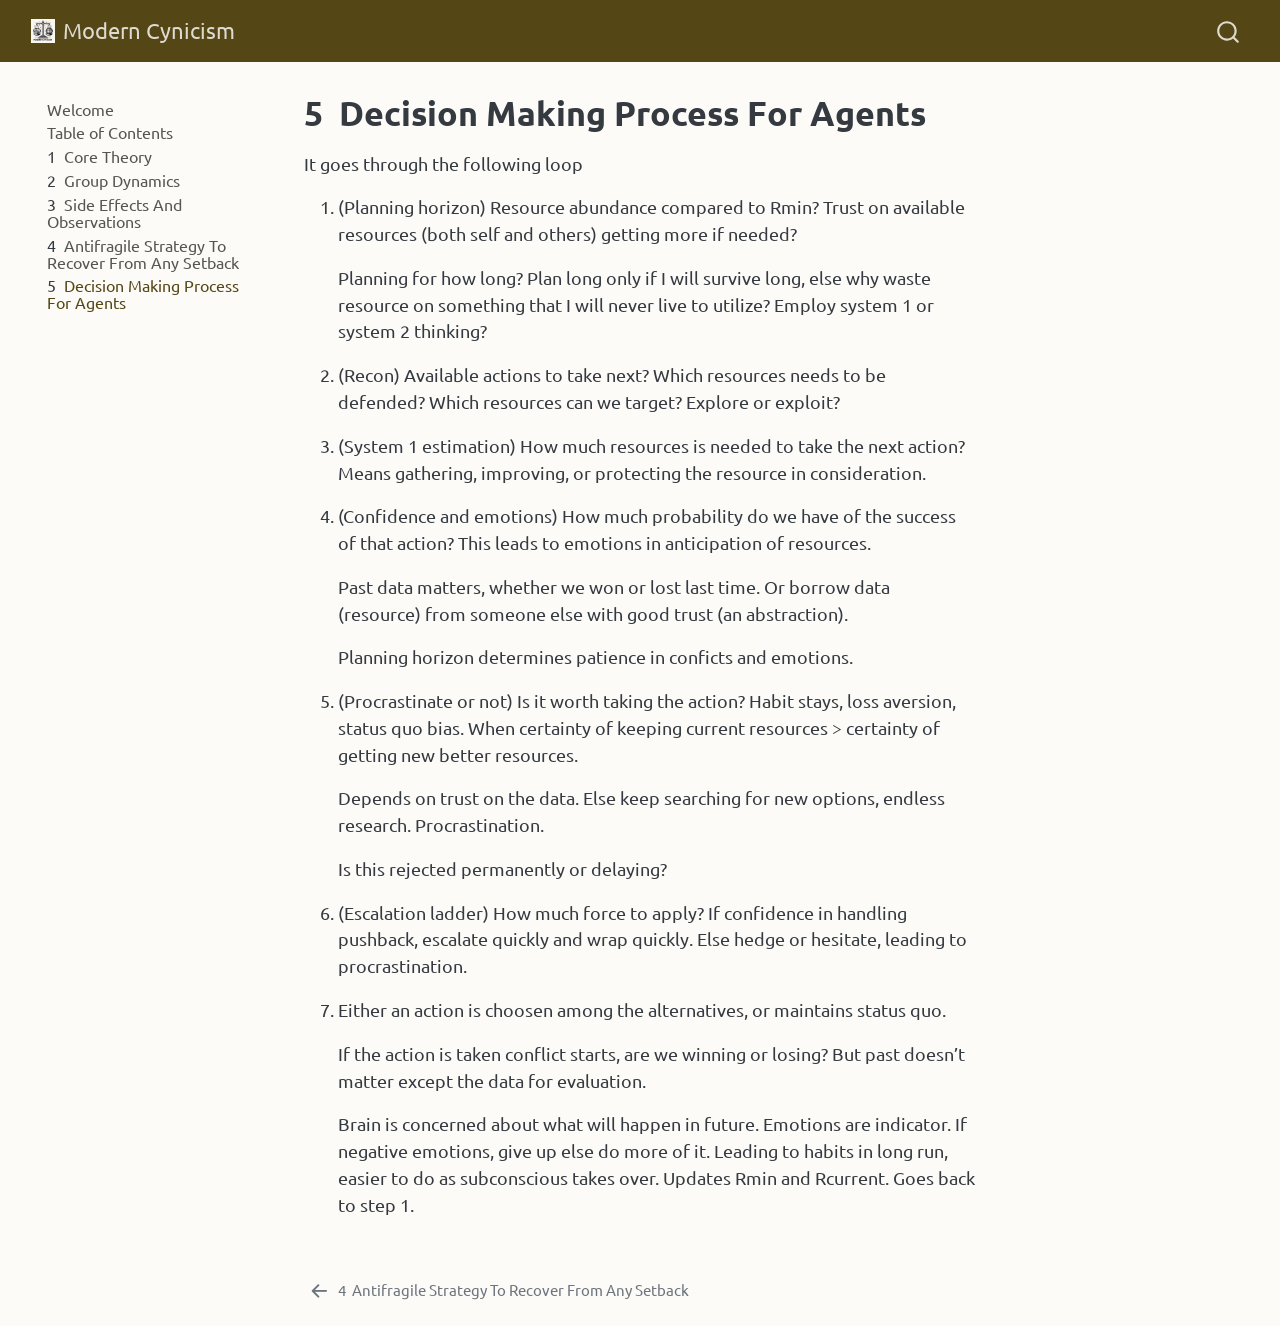
<file: decision-making-process-for-agents.html>
<!DOCTYPE html>
<html xmlns="http://www.w3.org/1999/xhtml" lang="en" xml:lang="en"><head>

<meta charset="utf-8">
<meta name="generator" content="quarto-1.10.19">

<meta name="viewport" content="width=device-width, initial-scale=1.0, user-scalable=yes">


<title>5&nbsp; Decision Making Process For Agents – Modern Cynicism</title>
<style>
/* Default styles provided by pandoc.
** See https://pandoc.org/MANUAL.html#variables-for-html for config info.
*/
span.smallcaps{font-variant: small-caps;}
div.columns{display: flex; gap: 1.5em;}
div.column{flex: auto;}
@media screen {
div.columns{gap: min(4vw, 1.5em);}
div.column{overflow-x: auto;}
}
div.hanging-indent{margin-left: 1.5em; text-indent: -1.5em;}
ul.task-list{list-style: none;}
ul.task-list li input[type="checkbox"] {
  width: 0.8em;
  margin: 0 0.8em 0.2em -1em; /* quarto-specific, see https://github.com/quarto-dev/quarto-cli/issues/4556 */ 
  vertical-align: middle;
}
</style>


<script src="site_libs/quarto-nav/quarto-nav.js"></script>
<script src="site_libs/quarto-nav/headroom.min.js"></script>
<script src="site_libs/clipboard/clipboard.min.js"></script>
<script src="site_libs/quarto-search/autocomplete.umd.js"></script>
<script src="site_libs/quarto-search/fuse.min.js"></script>
<script src="site_libs/quarto-search/quarto-search.js"></script>
<meta name="quarto:offset" content="./">
<link href="./antifragile-strategy-to-recover-from-any-setback.html" rel="prev">
<link href="./images/mc_logo.webp" rel="icon">
<script src="site_libs/quarto-html/quarto.js" type="module"></script>
<script src="site_libs/quarto-html/tabsets/tabsets.js" type="module"></script>
<script src="site_libs/quarto-html/popper.min.js"></script>
<script src="site_libs/quarto-html/tippy.umd.min.js"></script>
<script src="site_libs/quarto-html/anchor.min.js"></script>
<link href="site_libs/quarto-html/tippy.css" rel="stylesheet">
<link href="site_libs/quarto-html/quarto-syntax-highlighting-bf27225e3a48a9273f3daa8f8e829971.css" rel="stylesheet" id="quarto-text-highlighting-styles">
<script src="site_libs/bootstrap/bootstrap.min.js"></script>
<link href="site_libs/bootstrap/bootstrap-icons.css" rel="stylesheet">
<link href="site_libs/bootstrap/bootstrap-162b8b9c74c9b3c310fee253e79330a9.min.css" rel="stylesheet" append-hash="true" id="quarto-bootstrap" data-mode="light">
<script id="quarto-search-options" type="application/json">{
  "location": "navbar",
  "copy-button": false,
  "collapse-after": 3,
  "panel-placement": "end",
  "type": "overlay",
  "limit": 50,
  "keyboard-shortcut": [
    "f",
    "/",
    "s"
  ],
  "show-item-context": false,
  "language": {
    "search-no-results-text": "No results",
    "search-matching-documents-text": "matching documents",
    "search-copy-link-title": "Copy link to search",
    "search-hide-matches-text": "Hide additional matches",
    "search-more-match-text": "more match in this document",
    "search-more-matches-text": "more matches in this document",
    "search-clear-button-title": "Clear",
    "search-text-placeholder": "",
    "search-detached-cancel-button-title": "Cancel",
    "search-submit-button-title": "Submit",
    "search-label": "Search"
  }
}</script>
<style>html{ scroll-behavior: smooth; }</style>


</head>

<body class="nav-sidebar floating nav-fixed quarto-light">

<div id="quarto-search-results"></div>
  <header id="quarto-header" class="headroom fixed-top">
    <nav class="navbar navbar-expand-lg " data-bs-theme="dark">
      <div class="navbar-container container-fluid">
      <div class="navbar-brand-container mx-auto">
    <a href="./index.html" class="navbar-brand navbar-brand-logo">
    <img src="./images/mc_logo.webp" alt="" class="navbar-logo light-content">
    <img src="./images/mc_logo.webp" alt="" class="navbar-logo dark-content">
    </a>
    <a class="navbar-brand" href="./index.html">
    <span class="navbar-title">Modern Cynicism</span>
    </a>
  </div>
        <div class="quarto-navbar-tools tools-end">
</div>
          <div id="quarto-search" class="" title="Search"></div>
      </div> <!-- /container-fluid -->
    </nav>
  <nav class="quarto-secondary-nav">
    <div class="container-fluid d-flex">
      <button type="button" class="quarto-btn-toggle btn" data-bs-toggle="collapse" role="button" data-bs-target=".quarto-sidebar-collapse-item" aria-controls="quarto-sidebar" aria-expanded="false" aria-label="Toggle sidebar navigation" onclick="if (window.quartoToggleHeadroom) { window.quartoToggleHeadroom(); }">
        <i class="bi bi-layout-text-sidebar-reverse"></i>
      </button>
        <nav class="quarto-page-breadcrumbs" aria-label="breadcrumb"><ol class="breadcrumb"><li class="breadcrumb-item"><a href="./decision-making-process-for-agents.html"><span class="chapter-number">5</span>&nbsp; <span class="chapter-title">Decision Making Process For Agents</span></a></li></ol></nav>
        <a class="flex-grow-1" role="navigation" data-bs-toggle="collapse" data-bs-target=".quarto-sidebar-collapse-item" aria-controls="quarto-sidebar" aria-expanded="false" aria-label="Toggle sidebar navigation" onclick="if (window.quartoToggleHeadroom) { window.quartoToggleHeadroom(); }">      
        </a>
    </div>
  </nav>
</header>
<!-- content -->
<div id="quarto-content" class="quarto-container page-columns page-rows-contents page-layout-article page-navbar">
<!-- sidebar -->
  <nav id="quarto-sidebar" class="sidebar collapse collapse-horizontal quarto-sidebar-collapse-item sidebar-navigation floating overflow-auto">
    <div class="sidebar-menu-container"> 
    <ul class="list-unstyled mt-1">
        <li class="sidebar-item">
  <div class="sidebar-item-container"> 
  <a href="./index.html" class="sidebar-item-text sidebar-link">
 <span class="menu-text">Welcome</span></a>
  </div>
</li>
        <li class="sidebar-item">
  <div class="sidebar-item-container"> 
  <a href="./table-of-contents.html" class="sidebar-item-text sidebar-link">
 <span class="menu-text">Table of Contents</span></a>
  </div>
</li>
        <li class="sidebar-item">
  <div class="sidebar-item-container"> 
  <a href="./core-theory.html" class="sidebar-item-text sidebar-link">
 <span class="menu-text"><span class="chapter-number">1</span>&nbsp; <span class="chapter-title">Core Theory</span></span></a>
  </div>
</li>
        <li class="sidebar-item">
  <div class="sidebar-item-container"> 
  <a href="./group-dynamics.html" class="sidebar-item-text sidebar-link">
 <span class="menu-text"><span class="chapter-number">2</span>&nbsp; <span class="chapter-title">Group Dynamics</span></span></a>
  </div>
</li>
        <li class="sidebar-item">
  <div class="sidebar-item-container"> 
  <a href="./side-effects-and-observations.html" class="sidebar-item-text sidebar-link">
 <span class="menu-text"><span class="chapter-number">3</span>&nbsp; <span class="chapter-title">Side Effects And Observations</span></span></a>
  </div>
</li>
        <li class="sidebar-item">
  <div class="sidebar-item-container"> 
  <a href="./antifragile-strategy-to-recover-from-any-setback.html" class="sidebar-item-text sidebar-link">
 <span class="menu-text"><span class="chapter-number">4</span>&nbsp; <span class="chapter-title">Antifragile Strategy To Recover From Any Setback</span></span></a>
  </div>
</li>
        <li class="sidebar-item">
  <div class="sidebar-item-container"> 
  <a href="./decision-making-process-for-agents.html" class="sidebar-item-text sidebar-link active">
 <span class="menu-text"><span class="chapter-number">5</span>&nbsp; <span class="chapter-title">Decision Making Process For Agents</span></span></a>
  </div>
</li>
    </ul>
    </div>
</nav>
<div id="quarto-sidebar-glass" class="quarto-sidebar-collapse-item" data-bs-toggle="collapse" data-bs-target=".quarto-sidebar-collapse-item"></div>
<!-- margin-sidebar -->
    <div id="quarto-margin-sidebar" class="sidebar margin-sidebar zindex-bottom">
        
    </div>
<!-- main -->
<main class="content" id="quarto-document-content">

<header id="title-block-header" class="quarto-title-block default">
<div class="quarto-title">
<h1 class="title"><span class="chapter-number">5</span>&nbsp; <span class="chapter-title">Decision Making Process For Agents</span></h1>
</div>



<div class="quarto-title-meta">

    
  
    
  </div>
  


</header>


<p>It goes through the following loop</p>
<ol type="1">
<li><p>(Planning horizon) Resource abundance compared to Rmin? Trust on available resources (both self and others) getting more if needed?</p>
<p>Planning for how long? Plan long only if I will survive long, else why waste resource on something that I will never live to utilize? Employ system 1 or system 2 thinking?</p></li>
<li><p>(Recon) Available actions to take next? Which resources needs to be defended? Which resources can we target? Explore or exploit?</p></li>
<li><p>(System 1 estimation) How much resources is needed to take the next action? Means gathering, improving, or protecting the resource in consideration.</p></li>
<li><p>(Confidence and emotions) How much probability do we have of the success of that action? This leads to emotions in anticipation of resources.</p>
<p>Past data matters, whether we won or lost last time. Or borrow data (resource) from someone else with good trust (an abstraction).</p>
<p>Planning horizon determines patience in conficts and emotions.</p></li>
<li><p>(Procrastinate or not) Is it worth taking the action? Habit stays, loss aversion, status quo bias. When certainty of keeping current resources &gt; certainty of getting new better resources.</p>
<p>Depends on trust on the data. Else keep searching for new options, endless research. Procrastination.</p>
<p>Is this rejected permanently or delaying?</p></li>
<li><p>(Escalation ladder) How much force to apply? If confidence in handling pushback, escalate quickly and wrap quickly. Else hedge or hesitate, leading to procrastination.</p></li>
<li><p>Either an action is choosen among the alternatives, or maintains status quo.</p>
<p>If the action is taken conflict starts, are we winning or losing? But past doesn’t matter except the data for evaluation.</p>
<p>Brain is concerned about what will happen in future. Emotions are indicator. If negative emotions, give up else do more of it. Leading to habits in long run, easier to do as subconscious takes over. Updates Rmin and Rcurrent. Goes back to step 1.</p></li>
</ol>



</main> <!-- /main -->
<script id="quarto-html-after-body" type="application/javascript">
  window.document.addEventListener("DOMContentLoaded", function (event) {
    const icon = "";
    const anchorJS = new window.AnchorJS();
    anchorJS.options = {
      placement: 'right',
      icon: icon
    };
    anchorJS.add('.anchored');
    const isCodeAnnotation = (el) => {
      for (const clz of el.classList) {
        if (clz.startsWith('code-annotation-')) {                     
          return true;
        }
      }
      return false;
    }
    const onCopySuccess = function(e) {
      // button target
      const button = e.trigger;
      // don't keep focus
      button.blur();
      // flash "checked"
      button.classList.add('code-copy-button-checked');
      var currentTitle = button.getAttribute("title");
      button.setAttribute("title", "Copied!");
      let tooltip;
      if (window.bootstrap) {
        button.setAttribute("data-bs-toggle", "tooltip");
        button.setAttribute("data-bs-placement", "left");
        button.setAttribute("data-bs-title", "Copied!");
        tooltip = new bootstrap.Tooltip(button, 
          { trigger: "manual", 
            customClass: "code-copy-button-tooltip",
            offset: [0, -8]});
        tooltip.show();    
      }
      setTimeout(function() {
        if (tooltip) {
          tooltip.hide();
          button.removeAttribute("data-bs-title");
          button.removeAttribute("data-bs-toggle");
          button.removeAttribute("data-bs-placement");
        }
        button.setAttribute("title", currentTitle);
        button.classList.remove('code-copy-button-checked');
      }, 1000);
      // clear code selection
      e.clearSelection();
    }
    const getTextToCopy = function(trigger) {
      const outerScaffold = trigger.parentElement.cloneNode(true);
      const codeEl = outerScaffold.querySelector('code');
      for (const childEl of codeEl.children) {
        if (isCodeAnnotation(childEl)) {
          childEl.remove();
        }
      }
      return codeEl.innerText;
    }
    const clipboard = new window.ClipboardJS('.code-copy-button:not([data-in-quarto-modal])', {
      text: getTextToCopy
    });
    clipboard.on('success', onCopySuccess);
    if (window.document.getElementById('quarto-embedded-source-code-modal')) {
      const clipboardModal = new window.ClipboardJS('.code-copy-button[data-in-quarto-modal]', {
        text: getTextToCopy,
        container: window.document.getElementById('quarto-embedded-source-code-modal')
      });
      clipboardModal.on('success', onCopySuccess);
    }
      var localhostRegex = new RegExp(/^(?:http|https):\/\/localhost\:?[0-9]*\//);
      var mailtoRegex = new RegExp(/^mailto:/);
        var filterRegex = new RegExp("https:\/\/moderncynicism\.com");
      var isInternal = (href) => {
          return filterRegex.test(href) || localhostRegex.test(href) || mailtoRegex.test(href);
      }
      // Inspect non-navigation links and adorn them if external
     var links = window.document.querySelectorAll('a[href]:not(.nav-link):not(.navbar-brand):not(.toc-action):not(.sidebar-link):not(.sidebar-item-toggle):not(.pagination-link):not(.no-external):not([aria-hidden]):not(.dropdown-item):not(.quarto-navigation-tool):not(.about-link)');
      for (var i=0; i<links.length; i++) {
        const link = links[i];
        if (!isInternal(link.href)) {
          // undo the damage that might have been done by quarto-nav.js in the case of
          // links that we want to consider external
          if (link.dataset.originalHref !== undefined) {
            link.href = link.dataset.originalHref;
          }
        }
      }
    function tippyHover(el, contentFn, onTriggerFn, onUntriggerFn) {
      const config = {
        allowHTML: true,
        maxWidth: 500,
        delay: 100,
        arrow: false,
        appendTo: function(el) {
            return el.parentElement;
        },
        interactive: true,
        interactiveBorder: 10,
        theme: 'quarto',
        placement: 'bottom-start',
      };
      if (contentFn) {
        config.content = contentFn;
      }
      if (onTriggerFn) {
        config.onTrigger = onTriggerFn;
      }
      if (onUntriggerFn) {
        config.onUntrigger = onUntriggerFn;
      }
      window.tippy(el, config); 
    }
    const noterefs = window.document.querySelectorAll('a[role="doc-noteref"]');
    for (var i=0; i<noterefs.length; i++) {
      const ref = noterefs[i];
      tippyHover(ref, function() {
        // use id or data attribute instead here
        let href = ref.getAttribute('data-footnote-href') || ref.getAttribute('href');
        try { href = new URL(href).hash; } catch {}
        const id = href.replace(/^#\/?/, "");
        const note = window.document.getElementById(id);
        if (note) {
          return note.innerHTML;
        } else {
          return "";
        }
      });
    }
    const xrefs = window.document.querySelectorAll('a.quarto-xref');
    const processXRef = (id, note) => {
      // Strip column container classes
      const stripColumnClz = (el) => {
        el.classList.remove("page-full", "page-columns");
        if (el.children) {
          for (const child of el.children) {
            stripColumnClz(child);
          }
        }
      }
      stripColumnClz(note)
      if (id === null || id.startsWith('sec-')) {
        // Special case sections, only their first couple elements
        const container = document.createElement("div");
        if (note.children && note.children.length > 2) {
          container.appendChild(note.children[0].cloneNode(true));
          for (let i = 1; i < note.children.length; i++) {
            const child = note.children[i];
            if (child.tagName === "P" && child.innerText === "") {
              continue;
            } else {
              container.appendChild(child.cloneNode(true));
              break;
            }
          }
          if (window.Quarto?.typesetMath) {
            window.Quarto.typesetMath(container);
          }
          return container.innerHTML
        } else {
          if (window.Quarto?.typesetMath) {
            window.Quarto.typesetMath(note);
          }
          return note.innerHTML;
        }
      } else {
        // Remove any anchor links if they are present
        const anchorLink = note.querySelector('a.anchorjs-link');
        if (anchorLink) {
          anchorLink.remove();
        }
        if (window.Quarto?.typesetMath) {
          window.Quarto.typesetMath(note);
        }
        if (note.classList.contains("callout")) {
          return note.outerHTML;
        } else {
          return note.innerHTML;
        }
      }
    }
    for (var i=0; i<xrefs.length; i++) {
      const xref = xrefs[i];
      tippyHover(xref, undefined, function(instance) {
        instance.disable();
        let url = xref.getAttribute('href');
        let hash = undefined; 
        if (url.startsWith('#')) {
          hash = url;
        } else {
          try { hash = new URL(url).hash; } catch {}
        }
        if (hash) {
          const id = hash.replace(/^#\/?/, "");
          const note = window.document.getElementById(id);
          if (note !== null) {
            try {
              const html = processXRef(id, note.cloneNode(true));
              instance.setContent(html);
            } finally {
              instance.enable();
              instance.show();
            }
          } else {
            // See if we can fetch this
            fetch(url.split('#')[0])
            .then(res => res.text())
            .then(html => {
              const parser = new DOMParser();
              const htmlDoc = parser.parseFromString(html, "text/html");
              const note = htmlDoc.getElementById(id);
              if (note !== null) {
                const html = processXRef(id, note);
                instance.setContent(html);
              } 
            }).finally(() => {
              instance.enable();
              instance.show();
            });
          }
        } else {
          // See if we can fetch a full url (with no hash to target)
          // This is a special case and we should probably do some content thinning / targeting
          fetch(url)
          .then(res => res.text())
          .then(html => {
            const parser = new DOMParser();
            const htmlDoc = parser.parseFromString(html, "text/html");
            const note = htmlDoc.querySelector('main.content');
            if (note !== null) {
              // This should only happen for chapter cross references
              // (since there is no id in the URL)
              // remove the first header
              if (note.children.length > 0 && note.children[0].tagName === "HEADER") {
                note.children[0].remove();
              }
              const html = processXRef(null, note);
              instance.setContent(html);
            } 
          }).finally(() => {
            instance.enable();
            instance.show();
          });
        }
      }, function(instance) {
      });
    }
        let selectedAnnoteEl;
        const selectorForAnnotation = ( cell, annotation) => {
          let cellAttr = 'data-code-cell="' + cell + '"';
          let lineAttr = 'data-code-annotation="' +  annotation + '"';
          const selector = 'span[' + cellAttr + '][' + lineAttr + ']';
          return selector;
        }
        const selectCodeLines = (annoteEl) => {
          const doc = window.document;
          const targetCell = annoteEl.getAttribute("data-target-cell");
          const targetAnnotation = annoteEl.getAttribute("data-target-annotation");
          const annoteSpan = window.document.querySelector(selectorForAnnotation(targetCell, targetAnnotation));
          const lines = annoteSpan.getAttribute("data-code-lines").split(",");
          const lineIds = lines.map((line) => {
            return targetCell + "-" + line;
          })
          let top = null;
          let height = null;
          let parent = null;
          if (lineIds.length > 0) {
              //compute the position of the single el (top and bottom and make a div)
              const el = window.document.getElementById(lineIds[0]);
              top = el.offsetTop;
              height = el.offsetHeight;
              parent = el.parentElement.parentElement;
            if (lineIds.length > 1) {
              const lastEl = window.document.getElementById(lineIds[lineIds.length - 1]);
              const bottom = lastEl.offsetTop + lastEl.offsetHeight;
              height = bottom - top;
            }
            if (top !== null && height !== null && parent !== null) {
              // cook up a div (if necessary) and position it 
              let div = window.document.getElementById("code-annotation-line-highlight");
              if (div === null) {
                div = window.document.createElement("div");
                div.setAttribute("id", "code-annotation-line-highlight");
                div.style.position = 'absolute';
                parent.appendChild(div);
              }
              div.style.top = top - 2 + "px";
              div.style.height = height + 4 + "px";
              div.style.left = 0;
              let gutterDiv = window.document.getElementById("code-annotation-line-highlight-gutter");
              if (gutterDiv === null) {
                gutterDiv = window.document.createElement("div");
                gutterDiv.setAttribute("id", "code-annotation-line-highlight-gutter");
                gutterDiv.style.position = 'absolute';
                const codeCell = window.document.getElementById(targetCell);
                const gutter = codeCell.querySelector('.code-annotation-gutter');
                gutter.appendChild(gutterDiv);
              }
              gutterDiv.style.top = top - 2 + "px";
              gutterDiv.style.height = height + 4 + "px";
            }
            selectedAnnoteEl = annoteEl;
          }
        };
        const unselectCodeLines = () => {
          const elementsIds = ["code-annotation-line-highlight", "code-annotation-line-highlight-gutter"];
          elementsIds.forEach((elId) => {
            const div = window.document.getElementById(elId);
            if (div) {
              div.remove();
            }
          });
          selectedAnnoteEl = undefined;
        };
          // Handle positioning of the toggle
      window.addEventListener(
        "resize",
        throttle(() => {
          elRect = undefined;
          if (selectedAnnoteEl) {
            selectCodeLines(selectedAnnoteEl);
          }
        }, 10)
      );
      function throttle(fn, ms) {
      let throttle = false;
      let timer;
        return (...args) => {
          if(!throttle) { // first call gets through
              fn.apply(this, args);
              throttle = true;
          } else { // all the others get throttled
              if(timer) clearTimeout(timer); // cancel #2
              timer = setTimeout(() => {
                fn.apply(this, args);
                timer = throttle = false;
              }, ms);
          }
        };
      }
        // Attach click handler to the DT
        const annoteDls = window.document.querySelectorAll('dt[data-target-cell]');
        for (const annoteDlNode of annoteDls) {
          annoteDlNode.addEventListener('click', (event) => {
            const clickedEl = event.target;
            if (clickedEl !== selectedAnnoteEl) {
              unselectCodeLines();
              const activeEl = window.document.querySelector('dt[data-target-cell].code-annotation-active');
              if (activeEl) {
                activeEl.classList.remove('code-annotation-active');
              }
              selectCodeLines(clickedEl);
              clickedEl.classList.add('code-annotation-active');
            } else {
              // Unselect the line
              unselectCodeLines();
              clickedEl.classList.remove('code-annotation-active');
            }
          });
        }
    const findCites = (el) => {
      const parentEl = el.parentElement;
      if (parentEl) {
        const cites = parentEl.dataset.cites;
        if (cites) {
          return {
            el,
            cites: cites.split(' ')
          };
        } else {
          return findCites(el.parentElement)
        }
      } else {
        return undefined;
      }
    };
    var bibliorefs = window.document.querySelectorAll('a[role="doc-biblioref"]');
    for (var i=0; i<bibliorefs.length; i++) {
      const ref = bibliorefs[i];
      const citeInfo = findCites(ref);
      if (citeInfo) {
        tippyHover(citeInfo.el, function() {
          var popup = window.document.createElement('div');
          citeInfo.cites.forEach(function(cite) {
            var citeDiv = window.document.createElement('div');
            citeDiv.classList.add('hanging-indent');
            citeDiv.classList.add('csl-entry');
            var biblioDiv = window.document.getElementById('ref-' + cite);
            if (biblioDiv) {
              citeDiv.innerHTML = biblioDiv.innerHTML;
            }
            popup.appendChild(citeDiv);
          });
          return popup.innerHTML;
        });
      }
    }
  });
  </script>
<nav class="page-navigation">
  <div class="nav-page nav-page-previous">
      <a href="./antifragile-strategy-to-recover-from-any-setback.html" class="pagination-link" aria-label="Antifragile Strategy To Recover From Any Setback">
        <i class="bi bi-arrow-left-short"></i> <span class="nav-page-text"><span class="chapter-number">4</span>&nbsp; <span class="chapter-title">Antifragile Strategy To Recover From Any Setback</span></span>
      </a>          
  </div>
  <div class="nav-page nav-page-next">
  </div>
</nav>
</div> <!-- /content -->




<script src="site_libs/quarto-html/zenscroll-min.js"></script>
</body></html>
</file>
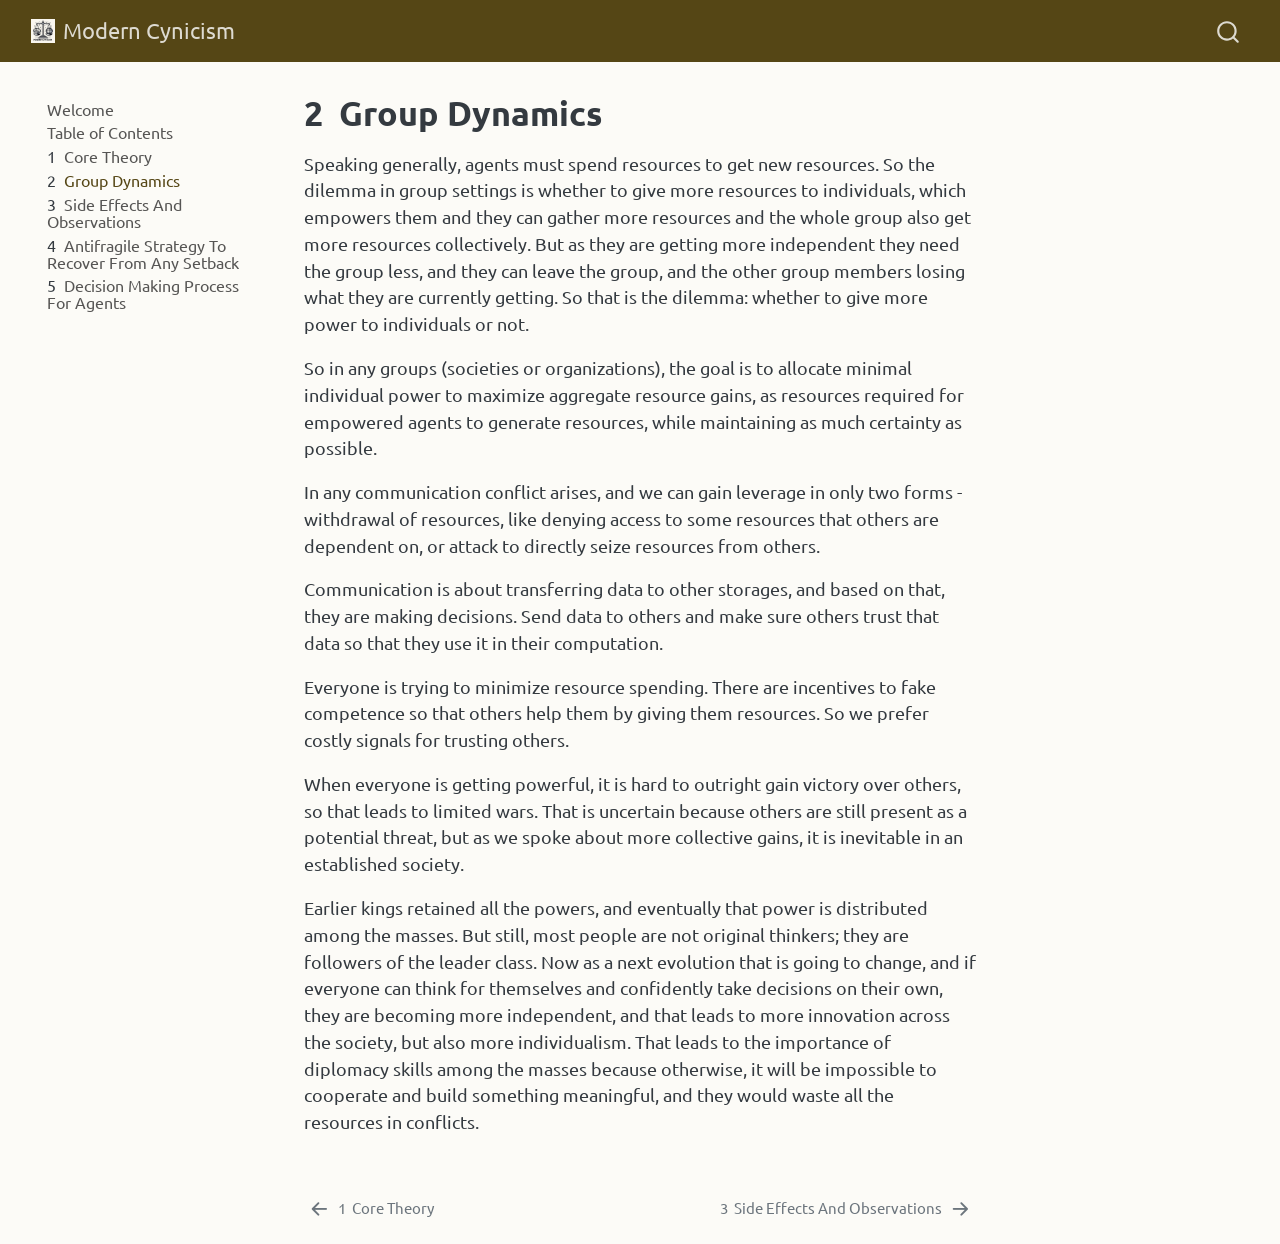
<file: group-dynamics.html>
<!DOCTYPE html>
<html xmlns="http://www.w3.org/1999/xhtml" lang="en" xml:lang="en"><head>

<meta charset="utf-8">
<meta name="generator" content="quarto-1.10.19">

<meta name="viewport" content="width=device-width, initial-scale=1.0, user-scalable=yes">


<title>2&nbsp; Group Dynamics – Modern Cynicism</title>
<style>
/* Default styles provided by pandoc.
** See https://pandoc.org/MANUAL.html#variables-for-html for config info.
*/
span.smallcaps{font-variant: small-caps;}
div.columns{display: flex; gap: 1.5em;}
div.column{flex: auto;}
@media screen {
div.columns{gap: min(4vw, 1.5em);}
div.column{overflow-x: auto;}
}
div.hanging-indent{margin-left: 1.5em; text-indent: -1.5em;}
ul.task-list{list-style: none;}
ul.task-list li input[type="checkbox"] {
  width: 0.8em;
  margin: 0 0.8em 0.2em -1em; /* quarto-specific, see https://github.com/quarto-dev/quarto-cli/issues/4556 */ 
  vertical-align: middle;
}
</style>


<script src="site_libs/quarto-nav/quarto-nav.js"></script>
<script src="site_libs/quarto-nav/headroom.min.js"></script>
<script src="site_libs/clipboard/clipboard.min.js"></script>
<script src="site_libs/quarto-search/autocomplete.umd.js"></script>
<script src="site_libs/quarto-search/fuse.min.js"></script>
<script src="site_libs/quarto-search/quarto-search.js"></script>
<meta name="quarto:offset" content="./">
<link href="./side-effects-and-observations.html" rel="next">
<link href="./core-theory.html" rel="prev">
<link href="./images/mc_logo.webp" rel="icon">
<script src="site_libs/quarto-html/quarto.js" type="module"></script>
<script src="site_libs/quarto-html/tabsets/tabsets.js" type="module"></script>
<script src="site_libs/quarto-html/popper.min.js"></script>
<script src="site_libs/quarto-html/tippy.umd.min.js"></script>
<script src="site_libs/quarto-html/anchor.min.js"></script>
<link href="site_libs/quarto-html/tippy.css" rel="stylesheet">
<link href="site_libs/quarto-html/quarto-syntax-highlighting-bf27225e3a48a9273f3daa8f8e829971.css" rel="stylesheet" id="quarto-text-highlighting-styles">
<script src="site_libs/bootstrap/bootstrap.min.js"></script>
<link href="site_libs/bootstrap/bootstrap-icons.css" rel="stylesheet">
<link href="site_libs/bootstrap/bootstrap-162b8b9c74c9b3c310fee253e79330a9.min.css" rel="stylesheet" append-hash="true" id="quarto-bootstrap" data-mode="light">
<script id="quarto-search-options" type="application/json">{
  "location": "navbar",
  "copy-button": false,
  "collapse-after": 3,
  "panel-placement": "end",
  "type": "overlay",
  "limit": 50,
  "keyboard-shortcut": [
    "f",
    "/",
    "s"
  ],
  "show-item-context": false,
  "language": {
    "search-no-results-text": "No results",
    "search-matching-documents-text": "matching documents",
    "search-copy-link-title": "Copy link to search",
    "search-hide-matches-text": "Hide additional matches",
    "search-more-match-text": "more match in this document",
    "search-more-matches-text": "more matches in this document",
    "search-clear-button-title": "Clear",
    "search-text-placeholder": "",
    "search-detached-cancel-button-title": "Cancel",
    "search-submit-button-title": "Submit",
    "search-label": "Search"
  }
}</script>
<style>html{ scroll-behavior: smooth; }</style>


</head>

<body class="nav-sidebar floating nav-fixed quarto-light">

<div id="quarto-search-results"></div>
  <header id="quarto-header" class="headroom fixed-top">
    <nav class="navbar navbar-expand-lg " data-bs-theme="dark">
      <div class="navbar-container container-fluid">
      <div class="navbar-brand-container mx-auto">
    <a href="./index.html" class="navbar-brand navbar-brand-logo">
    <img src="./images/mc_logo.webp" alt="" class="navbar-logo light-content">
    <img src="./images/mc_logo.webp" alt="" class="navbar-logo dark-content">
    </a>
    <a class="navbar-brand" href="./index.html">
    <span class="navbar-title">Modern Cynicism</span>
    </a>
  </div>
        <div class="quarto-navbar-tools tools-end">
</div>
          <div id="quarto-search" class="" title="Search"></div>
      </div> <!-- /container-fluid -->
    </nav>
  <nav class="quarto-secondary-nav">
    <div class="container-fluid d-flex">
      <button type="button" class="quarto-btn-toggle btn" data-bs-toggle="collapse" role="button" data-bs-target=".quarto-sidebar-collapse-item" aria-controls="quarto-sidebar" aria-expanded="false" aria-label="Toggle sidebar navigation" onclick="if (window.quartoToggleHeadroom) { window.quartoToggleHeadroom(); }">
        <i class="bi bi-layout-text-sidebar-reverse"></i>
      </button>
        <nav class="quarto-page-breadcrumbs" aria-label="breadcrumb"><ol class="breadcrumb"><li class="breadcrumb-item"><a href="./group-dynamics.html"><span class="chapter-number">2</span>&nbsp; <span class="chapter-title">Group Dynamics</span></a></li></ol></nav>
        <a class="flex-grow-1" role="navigation" data-bs-toggle="collapse" data-bs-target=".quarto-sidebar-collapse-item" aria-controls="quarto-sidebar" aria-expanded="false" aria-label="Toggle sidebar navigation" onclick="if (window.quartoToggleHeadroom) { window.quartoToggleHeadroom(); }">      
        </a>
    </div>
  </nav>
</header>
<!-- content -->
<div id="quarto-content" class="quarto-container page-columns page-rows-contents page-layout-article page-navbar">
<!-- sidebar -->
  <nav id="quarto-sidebar" class="sidebar collapse collapse-horizontal quarto-sidebar-collapse-item sidebar-navigation floating overflow-auto">
    <div class="sidebar-menu-container"> 
    <ul class="list-unstyled mt-1">
        <li class="sidebar-item">
  <div class="sidebar-item-container"> 
  <a href="./index.html" class="sidebar-item-text sidebar-link">
 <span class="menu-text">Welcome</span></a>
  </div>
</li>
        <li class="sidebar-item">
  <div class="sidebar-item-container"> 
  <a href="./table-of-contents.html" class="sidebar-item-text sidebar-link">
 <span class="menu-text">Table of Contents</span></a>
  </div>
</li>
        <li class="sidebar-item">
  <div class="sidebar-item-container"> 
  <a href="./core-theory.html" class="sidebar-item-text sidebar-link">
 <span class="menu-text"><span class="chapter-number">1</span>&nbsp; <span class="chapter-title">Core Theory</span></span></a>
  </div>
</li>
        <li class="sidebar-item">
  <div class="sidebar-item-container"> 
  <a href="./group-dynamics.html" class="sidebar-item-text sidebar-link active">
 <span class="menu-text"><span class="chapter-number">2</span>&nbsp; <span class="chapter-title">Group Dynamics</span></span></a>
  </div>
</li>
        <li class="sidebar-item">
  <div class="sidebar-item-container"> 
  <a href="./side-effects-and-observations.html" class="sidebar-item-text sidebar-link">
 <span class="menu-text"><span class="chapter-number">3</span>&nbsp; <span class="chapter-title">Side Effects And Observations</span></span></a>
  </div>
</li>
        <li class="sidebar-item">
  <div class="sidebar-item-container"> 
  <a href="./antifragile-strategy-to-recover-from-any-setback.html" class="sidebar-item-text sidebar-link">
 <span class="menu-text"><span class="chapter-number">4</span>&nbsp; <span class="chapter-title">Antifragile Strategy To Recover From Any Setback</span></span></a>
  </div>
</li>
        <li class="sidebar-item">
  <div class="sidebar-item-container"> 
  <a href="./decision-making-process-for-agents.html" class="sidebar-item-text sidebar-link">
 <span class="menu-text"><span class="chapter-number">5</span>&nbsp; <span class="chapter-title">Decision Making Process For Agents</span></span></a>
  </div>
</li>
    </ul>
    </div>
</nav>
<div id="quarto-sidebar-glass" class="quarto-sidebar-collapse-item" data-bs-toggle="collapse" data-bs-target=".quarto-sidebar-collapse-item"></div>
<!-- margin-sidebar -->
    <div id="quarto-margin-sidebar" class="sidebar margin-sidebar zindex-bottom">
        
    </div>
<!-- main -->
<main class="content" id="quarto-document-content">

<header id="title-block-header" class="quarto-title-block default">
<div class="quarto-title">
<h1 class="title"><span class="chapter-number">2</span>&nbsp; <span class="chapter-title">Group Dynamics</span></h1>
</div>



<div class="quarto-title-meta">

    
  
    
  </div>
  


</header>


<p>Speaking generally, agents must spend resources to get new resources. So the dilemma in group settings is whether to give more resources to individuals, which empowers them and they can gather more resources and the whole group also get more resources collectively. But as they are getting more independent they need the group less, and they can leave the group, and the other group members losing what they are currently getting. So that is the dilemma: whether to give more power to individuals or not.</p>
<p>So in any groups (societies or organizations), the goal is to allocate minimal individual power to maximize aggregate resource gains, as resources required for empowered agents to generate resources, while maintaining as much certainty as possible.</p>
<p>In any communication conflict arises, and we can gain leverage in only two forms - withdrawal of resources, like denying access to some resources that others are dependent on, or attack to directly seize resources from others.</p>
<p>Communication is about transferring data to other storages, and based on that, they are making decisions. Send data to others and make sure others trust that data so that they use it in their computation.</p>
<p>Everyone is trying to minimize resource spending. There are incentives to fake competence so that others help them by giving them resources. So we prefer costly signals for trusting others.</p>
<p>When everyone is getting powerful, it is hard to outright gain victory over others, so that leads to limited wars. That is uncertain because others are still present as a potential threat, but as we spoke about more collective gains, it is inevitable in an established society.</p>
<p>Earlier kings retained all the powers, and eventually that power is distributed among the masses. But still, most people are not original thinkers; they are followers of the leader class. Now as a next evolution that is going to change, and if everyone can think for themselves and confidently take decisions on their own, they are becoming more independent, and that leads to more innovation across the society, but also more individualism. That leads to the importance of diplomacy skills among the masses because otherwise, it will be impossible to cooperate and build something meaningful, and they would waste all the resources in conflicts.</p>



</main> <!-- /main -->
<script id="quarto-html-after-body" type="application/javascript">
  window.document.addEventListener("DOMContentLoaded", function (event) {
    const icon = "";
    const anchorJS = new window.AnchorJS();
    anchorJS.options = {
      placement: 'right',
      icon: icon
    };
    anchorJS.add('.anchored');
    const isCodeAnnotation = (el) => {
      for (const clz of el.classList) {
        if (clz.startsWith('code-annotation-')) {                     
          return true;
        }
      }
      return false;
    }
    const onCopySuccess = function(e) {
      // button target
      const button = e.trigger;
      // don't keep focus
      button.blur();
      // flash "checked"
      button.classList.add('code-copy-button-checked');
      var currentTitle = button.getAttribute("title");
      button.setAttribute("title", "Copied!");
      let tooltip;
      if (window.bootstrap) {
        button.setAttribute("data-bs-toggle", "tooltip");
        button.setAttribute("data-bs-placement", "left");
        button.setAttribute("data-bs-title", "Copied!");
        tooltip = new bootstrap.Tooltip(button, 
          { trigger: "manual", 
            customClass: "code-copy-button-tooltip",
            offset: [0, -8]});
        tooltip.show();    
      }
      setTimeout(function() {
        if (tooltip) {
          tooltip.hide();
          button.removeAttribute("data-bs-title");
          button.removeAttribute("data-bs-toggle");
          button.removeAttribute("data-bs-placement");
        }
        button.setAttribute("title", currentTitle);
        button.classList.remove('code-copy-button-checked');
      }, 1000);
      // clear code selection
      e.clearSelection();
    }
    const getTextToCopy = function(trigger) {
      const outerScaffold = trigger.parentElement.cloneNode(true);
      const codeEl = outerScaffold.querySelector('code');
      for (const childEl of codeEl.children) {
        if (isCodeAnnotation(childEl)) {
          childEl.remove();
        }
      }
      return codeEl.innerText;
    }
    const clipboard = new window.ClipboardJS('.code-copy-button:not([data-in-quarto-modal])', {
      text: getTextToCopy
    });
    clipboard.on('success', onCopySuccess);
    if (window.document.getElementById('quarto-embedded-source-code-modal')) {
      const clipboardModal = new window.ClipboardJS('.code-copy-button[data-in-quarto-modal]', {
        text: getTextToCopy,
        container: window.document.getElementById('quarto-embedded-source-code-modal')
      });
      clipboardModal.on('success', onCopySuccess);
    }
      var localhostRegex = new RegExp(/^(?:http|https):\/\/localhost\:?[0-9]*\//);
      var mailtoRegex = new RegExp(/^mailto:/);
        var filterRegex = new RegExp("https:\/\/moderncynicism\.com");
      var isInternal = (href) => {
          return filterRegex.test(href) || localhostRegex.test(href) || mailtoRegex.test(href);
      }
      // Inspect non-navigation links and adorn them if external
     var links = window.document.querySelectorAll('a[href]:not(.nav-link):not(.navbar-brand):not(.toc-action):not(.sidebar-link):not(.sidebar-item-toggle):not(.pagination-link):not(.no-external):not([aria-hidden]):not(.dropdown-item):not(.quarto-navigation-tool):not(.about-link)');
      for (var i=0; i<links.length; i++) {
        const link = links[i];
        if (!isInternal(link.href)) {
          // undo the damage that might have been done by quarto-nav.js in the case of
          // links that we want to consider external
          if (link.dataset.originalHref !== undefined) {
            link.href = link.dataset.originalHref;
          }
        }
      }
    function tippyHover(el, contentFn, onTriggerFn, onUntriggerFn) {
      const config = {
        allowHTML: true,
        maxWidth: 500,
        delay: 100,
        arrow: false,
        appendTo: function(el) {
            return el.parentElement;
        },
        interactive: true,
        interactiveBorder: 10,
        theme: 'quarto',
        placement: 'bottom-start',
      };
      if (contentFn) {
        config.content = contentFn;
      }
      if (onTriggerFn) {
        config.onTrigger = onTriggerFn;
      }
      if (onUntriggerFn) {
        config.onUntrigger = onUntriggerFn;
      }
      window.tippy(el, config); 
    }
    const noterefs = window.document.querySelectorAll('a[role="doc-noteref"]');
    for (var i=0; i<noterefs.length; i++) {
      const ref = noterefs[i];
      tippyHover(ref, function() {
        // use id or data attribute instead here
        let href = ref.getAttribute('data-footnote-href') || ref.getAttribute('href');
        try { href = new URL(href).hash; } catch {}
        const id = href.replace(/^#\/?/, "");
        const note = window.document.getElementById(id);
        if (note) {
          return note.innerHTML;
        } else {
          return "";
        }
      });
    }
    const xrefs = window.document.querySelectorAll('a.quarto-xref');
    const processXRef = (id, note) => {
      // Strip column container classes
      const stripColumnClz = (el) => {
        el.classList.remove("page-full", "page-columns");
        if (el.children) {
          for (const child of el.children) {
            stripColumnClz(child);
          }
        }
      }
      stripColumnClz(note)
      if (id === null || id.startsWith('sec-')) {
        // Special case sections, only their first couple elements
        const container = document.createElement("div");
        if (note.children && note.children.length > 2) {
          container.appendChild(note.children[0].cloneNode(true));
          for (let i = 1; i < note.children.length; i++) {
            const child = note.children[i];
            if (child.tagName === "P" && child.innerText === "") {
              continue;
            } else {
              container.appendChild(child.cloneNode(true));
              break;
            }
          }
          if (window.Quarto?.typesetMath) {
            window.Quarto.typesetMath(container);
          }
          return container.innerHTML
        } else {
          if (window.Quarto?.typesetMath) {
            window.Quarto.typesetMath(note);
          }
          return note.innerHTML;
        }
      } else {
        // Remove any anchor links if they are present
        const anchorLink = note.querySelector('a.anchorjs-link');
        if (anchorLink) {
          anchorLink.remove();
        }
        if (window.Quarto?.typesetMath) {
          window.Quarto.typesetMath(note);
        }
        if (note.classList.contains("callout")) {
          return note.outerHTML;
        } else {
          return note.innerHTML;
        }
      }
    }
    for (var i=0; i<xrefs.length; i++) {
      const xref = xrefs[i];
      tippyHover(xref, undefined, function(instance) {
        instance.disable();
        let url = xref.getAttribute('href');
        let hash = undefined; 
        if (url.startsWith('#')) {
          hash = url;
        } else {
          try { hash = new URL(url).hash; } catch {}
        }
        if (hash) {
          const id = hash.replace(/^#\/?/, "");
          const note = window.document.getElementById(id);
          if (note !== null) {
            try {
              const html = processXRef(id, note.cloneNode(true));
              instance.setContent(html);
            } finally {
              instance.enable();
              instance.show();
            }
          } else {
            // See if we can fetch this
            fetch(url.split('#')[0])
            .then(res => res.text())
            .then(html => {
              const parser = new DOMParser();
              const htmlDoc = parser.parseFromString(html, "text/html");
              const note = htmlDoc.getElementById(id);
              if (note !== null) {
                const html = processXRef(id, note);
                instance.setContent(html);
              } 
            }).finally(() => {
              instance.enable();
              instance.show();
            });
          }
        } else {
          // See if we can fetch a full url (with no hash to target)
          // This is a special case and we should probably do some content thinning / targeting
          fetch(url)
          .then(res => res.text())
          .then(html => {
            const parser = new DOMParser();
            const htmlDoc = parser.parseFromString(html, "text/html");
            const note = htmlDoc.querySelector('main.content');
            if (note !== null) {
              // This should only happen for chapter cross references
              // (since there is no id in the URL)
              // remove the first header
              if (note.children.length > 0 && note.children[0].tagName === "HEADER") {
                note.children[0].remove();
              }
              const html = processXRef(null, note);
              instance.setContent(html);
            } 
          }).finally(() => {
            instance.enable();
            instance.show();
          });
        }
      }, function(instance) {
      });
    }
        let selectedAnnoteEl;
        const selectorForAnnotation = ( cell, annotation) => {
          let cellAttr = 'data-code-cell="' + cell + '"';
          let lineAttr = 'data-code-annotation="' +  annotation + '"';
          const selector = 'span[' + cellAttr + '][' + lineAttr + ']';
          return selector;
        }
        const selectCodeLines = (annoteEl) => {
          const doc = window.document;
          const targetCell = annoteEl.getAttribute("data-target-cell");
          const targetAnnotation = annoteEl.getAttribute("data-target-annotation");
          const annoteSpan = window.document.querySelector(selectorForAnnotation(targetCell, targetAnnotation));
          const lines = annoteSpan.getAttribute("data-code-lines").split(",");
          const lineIds = lines.map((line) => {
            return targetCell + "-" + line;
          })
          let top = null;
          let height = null;
          let parent = null;
          if (lineIds.length > 0) {
              //compute the position of the single el (top and bottom and make a div)
              const el = window.document.getElementById(lineIds[0]);
              top = el.offsetTop;
              height = el.offsetHeight;
              parent = el.parentElement.parentElement;
            if (lineIds.length > 1) {
              const lastEl = window.document.getElementById(lineIds[lineIds.length - 1]);
              const bottom = lastEl.offsetTop + lastEl.offsetHeight;
              height = bottom - top;
            }
            if (top !== null && height !== null && parent !== null) {
              // cook up a div (if necessary) and position it 
              let div = window.document.getElementById("code-annotation-line-highlight");
              if (div === null) {
                div = window.document.createElement("div");
                div.setAttribute("id", "code-annotation-line-highlight");
                div.style.position = 'absolute';
                parent.appendChild(div);
              }
              div.style.top = top - 2 + "px";
              div.style.height = height + 4 + "px";
              div.style.left = 0;
              let gutterDiv = window.document.getElementById("code-annotation-line-highlight-gutter");
              if (gutterDiv === null) {
                gutterDiv = window.document.createElement("div");
                gutterDiv.setAttribute("id", "code-annotation-line-highlight-gutter");
                gutterDiv.style.position = 'absolute';
                const codeCell = window.document.getElementById(targetCell);
                const gutter = codeCell.querySelector('.code-annotation-gutter');
                gutter.appendChild(gutterDiv);
              }
              gutterDiv.style.top = top - 2 + "px";
              gutterDiv.style.height = height + 4 + "px";
            }
            selectedAnnoteEl = annoteEl;
          }
        };
        const unselectCodeLines = () => {
          const elementsIds = ["code-annotation-line-highlight", "code-annotation-line-highlight-gutter"];
          elementsIds.forEach((elId) => {
            const div = window.document.getElementById(elId);
            if (div) {
              div.remove();
            }
          });
          selectedAnnoteEl = undefined;
        };
          // Handle positioning of the toggle
      window.addEventListener(
        "resize",
        throttle(() => {
          elRect = undefined;
          if (selectedAnnoteEl) {
            selectCodeLines(selectedAnnoteEl);
          }
        }, 10)
      );
      function throttle(fn, ms) {
      let throttle = false;
      let timer;
        return (...args) => {
          if(!throttle) { // first call gets through
              fn.apply(this, args);
              throttle = true;
          } else { // all the others get throttled
              if(timer) clearTimeout(timer); // cancel #2
              timer = setTimeout(() => {
                fn.apply(this, args);
                timer = throttle = false;
              }, ms);
          }
        };
      }
        // Attach click handler to the DT
        const annoteDls = window.document.querySelectorAll('dt[data-target-cell]');
        for (const annoteDlNode of annoteDls) {
          annoteDlNode.addEventListener('click', (event) => {
            const clickedEl = event.target;
            if (clickedEl !== selectedAnnoteEl) {
              unselectCodeLines();
              const activeEl = window.document.querySelector('dt[data-target-cell].code-annotation-active');
              if (activeEl) {
                activeEl.classList.remove('code-annotation-active');
              }
              selectCodeLines(clickedEl);
              clickedEl.classList.add('code-annotation-active');
            } else {
              // Unselect the line
              unselectCodeLines();
              clickedEl.classList.remove('code-annotation-active');
            }
          });
        }
    const findCites = (el) => {
      const parentEl = el.parentElement;
      if (parentEl) {
        const cites = parentEl.dataset.cites;
        if (cites) {
          return {
            el,
            cites: cites.split(' ')
          };
        } else {
          return findCites(el.parentElement)
        }
      } else {
        return undefined;
      }
    };
    var bibliorefs = window.document.querySelectorAll('a[role="doc-biblioref"]');
    for (var i=0; i<bibliorefs.length; i++) {
      const ref = bibliorefs[i];
      const citeInfo = findCites(ref);
      if (citeInfo) {
        tippyHover(citeInfo.el, function() {
          var popup = window.document.createElement('div');
          citeInfo.cites.forEach(function(cite) {
            var citeDiv = window.document.createElement('div');
            citeDiv.classList.add('hanging-indent');
            citeDiv.classList.add('csl-entry');
            var biblioDiv = window.document.getElementById('ref-' + cite);
            if (biblioDiv) {
              citeDiv.innerHTML = biblioDiv.innerHTML;
            }
            popup.appendChild(citeDiv);
          });
          return popup.innerHTML;
        });
      }
    }
  });
  </script>
<nav class="page-navigation">
  <div class="nav-page nav-page-previous">
      <a href="./core-theory.html" class="pagination-link" aria-label="Core Theory">
        <i class="bi bi-arrow-left-short"></i> <span class="nav-page-text"><span class="chapter-number">1</span>&nbsp; <span class="chapter-title">Core Theory</span></span>
      </a>          
  </div>
  <div class="nav-page nav-page-next">
      <a href="./side-effects-and-observations.html" class="pagination-link" aria-label="Side Effects And Observations">
        <span class="nav-page-text"><span class="chapter-number">3</span>&nbsp; <span class="chapter-title">Side Effects And Observations</span></span> <i class="bi bi-arrow-right-short"></i>
      </a>
  </div>
</nav>
</div> <!-- /content -->




<script src="site_libs/quarto-html/zenscroll-min.js"></script>
</body></html>
</file>
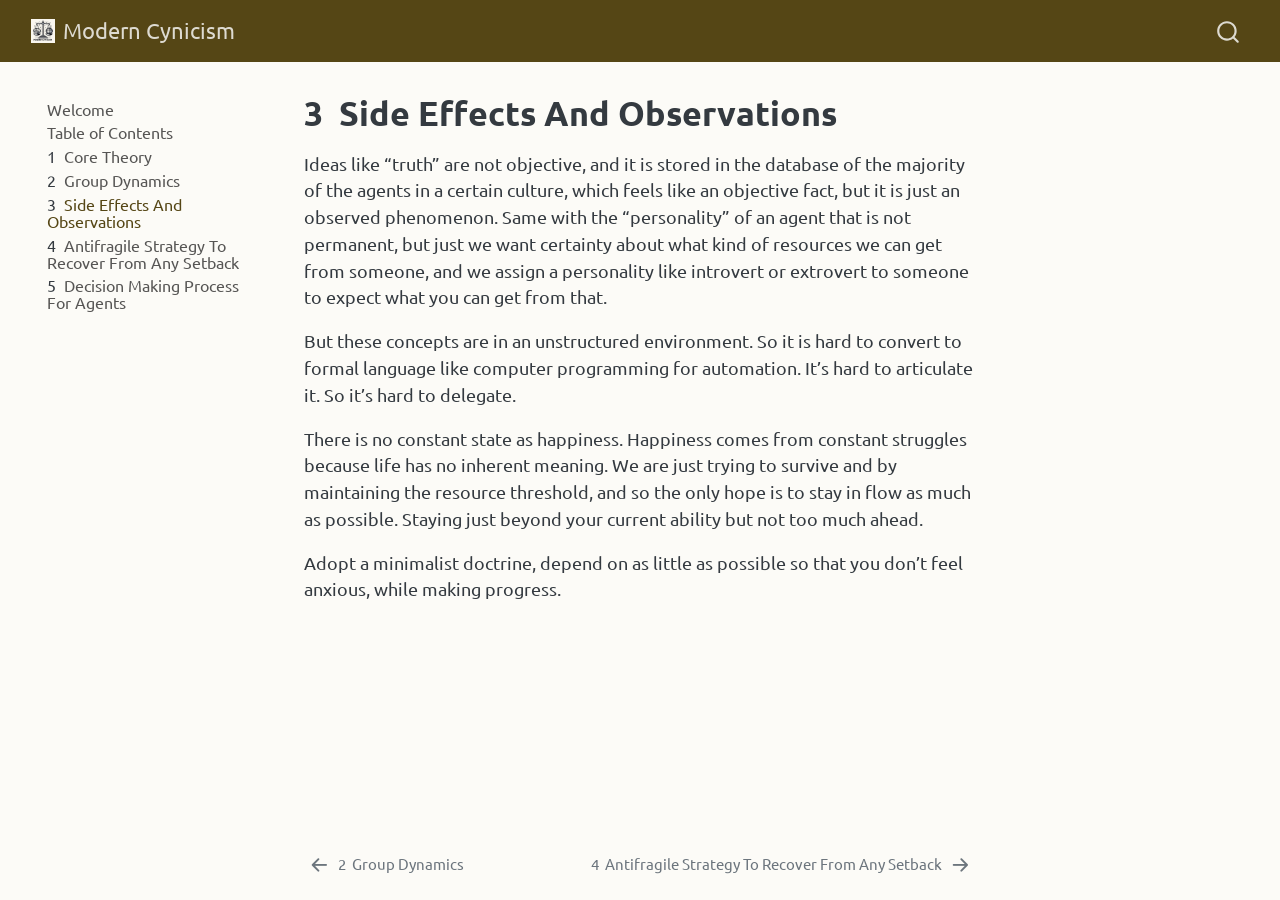
<file: side-effects-and-observations.html>
<!DOCTYPE html>
<html xmlns="http://www.w3.org/1999/xhtml" lang="en" xml:lang="en"><head>

<meta charset="utf-8">
<meta name="generator" content="quarto-1.10.19">

<meta name="viewport" content="width=device-width, initial-scale=1.0, user-scalable=yes">


<title>3&nbsp; Side Effects And Observations – Modern Cynicism</title>
<style>
/* Default styles provided by pandoc.
** See https://pandoc.org/MANUAL.html#variables-for-html for config info.
*/
span.smallcaps{font-variant: small-caps;}
div.columns{display: flex; gap: 1.5em;}
div.column{flex: auto;}
@media screen {
div.columns{gap: min(4vw, 1.5em);}
div.column{overflow-x: auto;}
}
div.hanging-indent{margin-left: 1.5em; text-indent: -1.5em;}
ul.task-list{list-style: none;}
ul.task-list li input[type="checkbox"] {
  width: 0.8em;
  margin: 0 0.8em 0.2em -1em; /* quarto-specific, see https://github.com/quarto-dev/quarto-cli/issues/4556 */ 
  vertical-align: middle;
}
</style>


<script src="site_libs/quarto-nav/quarto-nav.js"></script>
<script src="site_libs/quarto-nav/headroom.min.js"></script>
<script src="site_libs/clipboard/clipboard.min.js"></script>
<script src="site_libs/quarto-search/autocomplete.umd.js"></script>
<script src="site_libs/quarto-search/fuse.min.js"></script>
<script src="site_libs/quarto-search/quarto-search.js"></script>
<meta name="quarto:offset" content="./">
<link href="./antifragile-strategy-to-recover-from-any-setback.html" rel="next">
<link href="./group-dynamics.html" rel="prev">
<link href="./images/mc_logo.webp" rel="icon">
<script src="site_libs/quarto-html/quarto.js" type="module"></script>
<script src="site_libs/quarto-html/tabsets/tabsets.js" type="module"></script>
<script src="site_libs/quarto-html/popper.min.js"></script>
<script src="site_libs/quarto-html/tippy.umd.min.js"></script>
<script src="site_libs/quarto-html/anchor.min.js"></script>
<link href="site_libs/quarto-html/tippy.css" rel="stylesheet">
<link href="site_libs/quarto-html/quarto-syntax-highlighting-bf27225e3a48a9273f3daa8f8e829971.css" rel="stylesheet" id="quarto-text-highlighting-styles">
<script src="site_libs/bootstrap/bootstrap.min.js"></script>
<link href="site_libs/bootstrap/bootstrap-icons.css" rel="stylesheet">
<link href="site_libs/bootstrap/bootstrap-162b8b9c74c9b3c310fee253e79330a9.min.css" rel="stylesheet" append-hash="true" id="quarto-bootstrap" data-mode="light">
<script id="quarto-search-options" type="application/json">{
  "location": "navbar",
  "copy-button": false,
  "collapse-after": 3,
  "panel-placement": "end",
  "type": "overlay",
  "limit": 50,
  "keyboard-shortcut": [
    "f",
    "/",
    "s"
  ],
  "show-item-context": false,
  "language": {
    "search-no-results-text": "No results",
    "search-matching-documents-text": "matching documents",
    "search-copy-link-title": "Copy link to search",
    "search-hide-matches-text": "Hide additional matches",
    "search-more-match-text": "more match in this document",
    "search-more-matches-text": "more matches in this document",
    "search-clear-button-title": "Clear",
    "search-text-placeholder": "",
    "search-detached-cancel-button-title": "Cancel",
    "search-submit-button-title": "Submit",
    "search-label": "Search"
  }
}</script>
<style>html{ scroll-behavior: smooth; }</style>


</head>

<body class="nav-sidebar floating nav-fixed quarto-light">

<div id="quarto-search-results"></div>
  <header id="quarto-header" class="headroom fixed-top">
    <nav class="navbar navbar-expand-lg " data-bs-theme="dark">
      <div class="navbar-container container-fluid">
      <div class="navbar-brand-container mx-auto">
    <a href="./index.html" class="navbar-brand navbar-brand-logo">
    <img src="./images/mc_logo.webp" alt="" class="navbar-logo light-content">
    <img src="./images/mc_logo.webp" alt="" class="navbar-logo dark-content">
    </a>
    <a class="navbar-brand" href="./index.html">
    <span class="navbar-title">Modern Cynicism</span>
    </a>
  </div>
        <div class="quarto-navbar-tools tools-end">
</div>
          <div id="quarto-search" class="" title="Search"></div>
      </div> <!-- /container-fluid -->
    </nav>
  <nav class="quarto-secondary-nav">
    <div class="container-fluid d-flex">
      <button type="button" class="quarto-btn-toggle btn" data-bs-toggle="collapse" role="button" data-bs-target=".quarto-sidebar-collapse-item" aria-controls="quarto-sidebar" aria-expanded="false" aria-label="Toggle sidebar navigation" onclick="if (window.quartoToggleHeadroom) { window.quartoToggleHeadroom(); }">
        <i class="bi bi-layout-text-sidebar-reverse"></i>
      </button>
        <nav class="quarto-page-breadcrumbs" aria-label="breadcrumb"><ol class="breadcrumb"><li class="breadcrumb-item"><a href="./side-effects-and-observations.html"><span class="chapter-number">3</span>&nbsp; <span class="chapter-title">Side Effects And Observations</span></a></li></ol></nav>
        <a class="flex-grow-1" role="navigation" data-bs-toggle="collapse" data-bs-target=".quarto-sidebar-collapse-item" aria-controls="quarto-sidebar" aria-expanded="false" aria-label="Toggle sidebar navigation" onclick="if (window.quartoToggleHeadroom) { window.quartoToggleHeadroom(); }">      
        </a>
    </div>
  </nav>
</header>
<!-- content -->
<div id="quarto-content" class="quarto-container page-columns page-rows-contents page-layout-article page-navbar">
<!-- sidebar -->
  <nav id="quarto-sidebar" class="sidebar collapse collapse-horizontal quarto-sidebar-collapse-item sidebar-navigation floating overflow-auto">
    <div class="sidebar-menu-container"> 
    <ul class="list-unstyled mt-1">
        <li class="sidebar-item">
  <div class="sidebar-item-container"> 
  <a href="./index.html" class="sidebar-item-text sidebar-link">
 <span class="menu-text">Welcome</span></a>
  </div>
</li>
        <li class="sidebar-item">
  <div class="sidebar-item-container"> 
  <a href="./table-of-contents.html" class="sidebar-item-text sidebar-link">
 <span class="menu-text">Table of Contents</span></a>
  </div>
</li>
        <li class="sidebar-item">
  <div class="sidebar-item-container"> 
  <a href="./core-theory.html" class="sidebar-item-text sidebar-link">
 <span class="menu-text"><span class="chapter-number">1</span>&nbsp; <span class="chapter-title">Core Theory</span></span></a>
  </div>
</li>
        <li class="sidebar-item">
  <div class="sidebar-item-container"> 
  <a href="./group-dynamics.html" class="sidebar-item-text sidebar-link">
 <span class="menu-text"><span class="chapter-number">2</span>&nbsp; <span class="chapter-title">Group Dynamics</span></span></a>
  </div>
</li>
        <li class="sidebar-item">
  <div class="sidebar-item-container"> 
  <a href="./side-effects-and-observations.html" class="sidebar-item-text sidebar-link active">
 <span class="menu-text"><span class="chapter-number">3</span>&nbsp; <span class="chapter-title">Side Effects And Observations</span></span></a>
  </div>
</li>
        <li class="sidebar-item">
  <div class="sidebar-item-container"> 
  <a href="./antifragile-strategy-to-recover-from-any-setback.html" class="sidebar-item-text sidebar-link">
 <span class="menu-text"><span class="chapter-number">4</span>&nbsp; <span class="chapter-title">Antifragile Strategy To Recover From Any Setback</span></span></a>
  </div>
</li>
        <li class="sidebar-item">
  <div class="sidebar-item-container"> 
  <a href="./decision-making-process-for-agents.html" class="sidebar-item-text sidebar-link">
 <span class="menu-text"><span class="chapter-number">5</span>&nbsp; <span class="chapter-title">Decision Making Process For Agents</span></span></a>
  </div>
</li>
    </ul>
    </div>
</nav>
<div id="quarto-sidebar-glass" class="quarto-sidebar-collapse-item" data-bs-toggle="collapse" data-bs-target=".quarto-sidebar-collapse-item"></div>
<!-- margin-sidebar -->
    <div id="quarto-margin-sidebar" class="sidebar margin-sidebar zindex-bottom">
        
    </div>
<!-- main -->
<main class="content" id="quarto-document-content">

<header id="title-block-header" class="quarto-title-block default">
<div class="quarto-title">
<h1 class="title"><span class="chapter-number">3</span>&nbsp; <span class="chapter-title">Side Effects And Observations</span></h1>
</div>



<div class="quarto-title-meta">

    
  
    
  </div>
  


</header>


<p>Ideas like “truth” are not objective, and it is stored in the database of the majority of the agents in a certain culture, which feels like an objective fact, but it is just an observed phenomenon. Same with the “personality” of an agent that is not permanent, but just we want certainty about what kind of resources we can get from someone, and we assign a personality like introvert or extrovert to someone to expect what you can get from that.</p>
<p>But these concepts are in an unstructured environment. So it is hard to convert to formal language like computer programming for automation. It’s hard to articulate it. So it’s hard to delegate.</p>
<p>There is no constant state as happiness. Happiness comes from constant struggles because life has no inherent meaning. We are just trying to survive and by maintaining the resource threshold, and so the only hope is to stay in flow as much as possible. Staying just beyond your current ability but not too much ahead.</p>
<p>Adopt a minimalist doctrine, depend on as little as possible so that you don’t feel anxious, while making progress.</p>



</main> <!-- /main -->
<script id="quarto-html-after-body" type="application/javascript">
  window.document.addEventListener("DOMContentLoaded", function (event) {
    const icon = "";
    const anchorJS = new window.AnchorJS();
    anchorJS.options = {
      placement: 'right',
      icon: icon
    };
    anchorJS.add('.anchored');
    const isCodeAnnotation = (el) => {
      for (const clz of el.classList) {
        if (clz.startsWith('code-annotation-')) {                     
          return true;
        }
      }
      return false;
    }
    const onCopySuccess = function(e) {
      // button target
      const button = e.trigger;
      // don't keep focus
      button.blur();
      // flash "checked"
      button.classList.add('code-copy-button-checked');
      var currentTitle = button.getAttribute("title");
      button.setAttribute("title", "Copied!");
      let tooltip;
      if (window.bootstrap) {
        button.setAttribute("data-bs-toggle", "tooltip");
        button.setAttribute("data-bs-placement", "left");
        button.setAttribute("data-bs-title", "Copied!");
        tooltip = new bootstrap.Tooltip(button, 
          { trigger: "manual", 
            customClass: "code-copy-button-tooltip",
            offset: [0, -8]});
        tooltip.show();    
      }
      setTimeout(function() {
        if (tooltip) {
          tooltip.hide();
          button.removeAttribute("data-bs-title");
          button.removeAttribute("data-bs-toggle");
          button.removeAttribute("data-bs-placement");
        }
        button.setAttribute("title", currentTitle);
        button.classList.remove('code-copy-button-checked');
      }, 1000);
      // clear code selection
      e.clearSelection();
    }
    const getTextToCopy = function(trigger) {
      const outerScaffold = trigger.parentElement.cloneNode(true);
      const codeEl = outerScaffold.querySelector('code');
      for (const childEl of codeEl.children) {
        if (isCodeAnnotation(childEl)) {
          childEl.remove();
        }
      }
      return codeEl.innerText;
    }
    const clipboard = new window.ClipboardJS('.code-copy-button:not([data-in-quarto-modal])', {
      text: getTextToCopy
    });
    clipboard.on('success', onCopySuccess);
    if (window.document.getElementById('quarto-embedded-source-code-modal')) {
      const clipboardModal = new window.ClipboardJS('.code-copy-button[data-in-quarto-modal]', {
        text: getTextToCopy,
        container: window.document.getElementById('quarto-embedded-source-code-modal')
      });
      clipboardModal.on('success', onCopySuccess);
    }
      var localhostRegex = new RegExp(/^(?:http|https):\/\/localhost\:?[0-9]*\//);
      var mailtoRegex = new RegExp(/^mailto:/);
        var filterRegex = new RegExp("https:\/\/moderncynicism\.com");
      var isInternal = (href) => {
          return filterRegex.test(href) || localhostRegex.test(href) || mailtoRegex.test(href);
      }
      // Inspect non-navigation links and adorn them if external
     var links = window.document.querySelectorAll('a[href]:not(.nav-link):not(.navbar-brand):not(.toc-action):not(.sidebar-link):not(.sidebar-item-toggle):not(.pagination-link):not(.no-external):not([aria-hidden]):not(.dropdown-item):not(.quarto-navigation-tool):not(.about-link)');
      for (var i=0; i<links.length; i++) {
        const link = links[i];
        if (!isInternal(link.href)) {
          // undo the damage that might have been done by quarto-nav.js in the case of
          // links that we want to consider external
          if (link.dataset.originalHref !== undefined) {
            link.href = link.dataset.originalHref;
          }
        }
      }
    function tippyHover(el, contentFn, onTriggerFn, onUntriggerFn) {
      const config = {
        allowHTML: true,
        maxWidth: 500,
        delay: 100,
        arrow: false,
        appendTo: function(el) {
            return el.parentElement;
        },
        interactive: true,
        interactiveBorder: 10,
        theme: 'quarto',
        placement: 'bottom-start',
      };
      if (contentFn) {
        config.content = contentFn;
      }
      if (onTriggerFn) {
        config.onTrigger = onTriggerFn;
      }
      if (onUntriggerFn) {
        config.onUntrigger = onUntriggerFn;
      }
      window.tippy(el, config); 
    }
    const noterefs = window.document.querySelectorAll('a[role="doc-noteref"]');
    for (var i=0; i<noterefs.length; i++) {
      const ref = noterefs[i];
      tippyHover(ref, function() {
        // use id or data attribute instead here
        let href = ref.getAttribute('data-footnote-href') || ref.getAttribute('href');
        try { href = new URL(href).hash; } catch {}
        const id = href.replace(/^#\/?/, "");
        const note = window.document.getElementById(id);
        if (note) {
          return note.innerHTML;
        } else {
          return "";
        }
      });
    }
    const xrefs = window.document.querySelectorAll('a.quarto-xref');
    const processXRef = (id, note) => {
      // Strip column container classes
      const stripColumnClz = (el) => {
        el.classList.remove("page-full", "page-columns");
        if (el.children) {
          for (const child of el.children) {
            stripColumnClz(child);
          }
        }
      }
      stripColumnClz(note)
      if (id === null || id.startsWith('sec-')) {
        // Special case sections, only their first couple elements
        const container = document.createElement("div");
        if (note.children && note.children.length > 2) {
          container.appendChild(note.children[0].cloneNode(true));
          for (let i = 1; i < note.children.length; i++) {
            const child = note.children[i];
            if (child.tagName === "P" && child.innerText === "") {
              continue;
            } else {
              container.appendChild(child.cloneNode(true));
              break;
            }
          }
          if (window.Quarto?.typesetMath) {
            window.Quarto.typesetMath(container);
          }
          return container.innerHTML
        } else {
          if (window.Quarto?.typesetMath) {
            window.Quarto.typesetMath(note);
          }
          return note.innerHTML;
        }
      } else {
        // Remove any anchor links if they are present
        const anchorLink = note.querySelector('a.anchorjs-link');
        if (anchorLink) {
          anchorLink.remove();
        }
        if (window.Quarto?.typesetMath) {
          window.Quarto.typesetMath(note);
        }
        if (note.classList.contains("callout")) {
          return note.outerHTML;
        } else {
          return note.innerHTML;
        }
      }
    }
    for (var i=0; i<xrefs.length; i++) {
      const xref = xrefs[i];
      tippyHover(xref, undefined, function(instance) {
        instance.disable();
        let url = xref.getAttribute('href');
        let hash = undefined; 
        if (url.startsWith('#')) {
          hash = url;
        } else {
          try { hash = new URL(url).hash; } catch {}
        }
        if (hash) {
          const id = hash.replace(/^#\/?/, "");
          const note = window.document.getElementById(id);
          if (note !== null) {
            try {
              const html = processXRef(id, note.cloneNode(true));
              instance.setContent(html);
            } finally {
              instance.enable();
              instance.show();
            }
          } else {
            // See if we can fetch this
            fetch(url.split('#')[0])
            .then(res => res.text())
            .then(html => {
              const parser = new DOMParser();
              const htmlDoc = parser.parseFromString(html, "text/html");
              const note = htmlDoc.getElementById(id);
              if (note !== null) {
                const html = processXRef(id, note);
                instance.setContent(html);
              } 
            }).finally(() => {
              instance.enable();
              instance.show();
            });
          }
        } else {
          // See if we can fetch a full url (with no hash to target)
          // This is a special case and we should probably do some content thinning / targeting
          fetch(url)
          .then(res => res.text())
          .then(html => {
            const parser = new DOMParser();
            const htmlDoc = parser.parseFromString(html, "text/html");
            const note = htmlDoc.querySelector('main.content');
            if (note !== null) {
              // This should only happen for chapter cross references
              // (since there is no id in the URL)
              // remove the first header
              if (note.children.length > 0 && note.children[0].tagName === "HEADER") {
                note.children[0].remove();
              }
              const html = processXRef(null, note);
              instance.setContent(html);
            } 
          }).finally(() => {
            instance.enable();
            instance.show();
          });
        }
      }, function(instance) {
      });
    }
        let selectedAnnoteEl;
        const selectorForAnnotation = ( cell, annotation) => {
          let cellAttr = 'data-code-cell="' + cell + '"';
          let lineAttr = 'data-code-annotation="' +  annotation + '"';
          const selector = 'span[' + cellAttr + '][' + lineAttr + ']';
          return selector;
        }
        const selectCodeLines = (annoteEl) => {
          const doc = window.document;
          const targetCell = annoteEl.getAttribute("data-target-cell");
          const targetAnnotation = annoteEl.getAttribute("data-target-annotation");
          const annoteSpan = window.document.querySelector(selectorForAnnotation(targetCell, targetAnnotation));
          const lines = annoteSpan.getAttribute("data-code-lines").split(",");
          const lineIds = lines.map((line) => {
            return targetCell + "-" + line;
          })
          let top = null;
          let height = null;
          let parent = null;
          if (lineIds.length > 0) {
              //compute the position of the single el (top and bottom and make a div)
              const el = window.document.getElementById(lineIds[0]);
              top = el.offsetTop;
              height = el.offsetHeight;
              parent = el.parentElement.parentElement;
            if (lineIds.length > 1) {
              const lastEl = window.document.getElementById(lineIds[lineIds.length - 1]);
              const bottom = lastEl.offsetTop + lastEl.offsetHeight;
              height = bottom - top;
            }
            if (top !== null && height !== null && parent !== null) {
              // cook up a div (if necessary) and position it 
              let div = window.document.getElementById("code-annotation-line-highlight");
              if (div === null) {
                div = window.document.createElement("div");
                div.setAttribute("id", "code-annotation-line-highlight");
                div.style.position = 'absolute';
                parent.appendChild(div);
              }
              div.style.top = top - 2 + "px";
              div.style.height = height + 4 + "px";
              div.style.left = 0;
              let gutterDiv = window.document.getElementById("code-annotation-line-highlight-gutter");
              if (gutterDiv === null) {
                gutterDiv = window.document.createElement("div");
                gutterDiv.setAttribute("id", "code-annotation-line-highlight-gutter");
                gutterDiv.style.position = 'absolute';
                const codeCell = window.document.getElementById(targetCell);
                const gutter = codeCell.querySelector('.code-annotation-gutter');
                gutter.appendChild(gutterDiv);
              }
              gutterDiv.style.top = top - 2 + "px";
              gutterDiv.style.height = height + 4 + "px";
            }
            selectedAnnoteEl = annoteEl;
          }
        };
        const unselectCodeLines = () => {
          const elementsIds = ["code-annotation-line-highlight", "code-annotation-line-highlight-gutter"];
          elementsIds.forEach((elId) => {
            const div = window.document.getElementById(elId);
            if (div) {
              div.remove();
            }
          });
          selectedAnnoteEl = undefined;
        };
          // Handle positioning of the toggle
      window.addEventListener(
        "resize",
        throttle(() => {
          elRect = undefined;
          if (selectedAnnoteEl) {
            selectCodeLines(selectedAnnoteEl);
          }
        }, 10)
      );
      function throttle(fn, ms) {
      let throttle = false;
      let timer;
        return (...args) => {
          if(!throttle) { // first call gets through
              fn.apply(this, args);
              throttle = true;
          } else { // all the others get throttled
              if(timer) clearTimeout(timer); // cancel #2
              timer = setTimeout(() => {
                fn.apply(this, args);
                timer = throttle = false;
              }, ms);
          }
        };
      }
        // Attach click handler to the DT
        const annoteDls = window.document.querySelectorAll('dt[data-target-cell]');
        for (const annoteDlNode of annoteDls) {
          annoteDlNode.addEventListener('click', (event) => {
            const clickedEl = event.target;
            if (clickedEl !== selectedAnnoteEl) {
              unselectCodeLines();
              const activeEl = window.document.querySelector('dt[data-target-cell].code-annotation-active');
              if (activeEl) {
                activeEl.classList.remove('code-annotation-active');
              }
              selectCodeLines(clickedEl);
              clickedEl.classList.add('code-annotation-active');
            } else {
              // Unselect the line
              unselectCodeLines();
              clickedEl.classList.remove('code-annotation-active');
            }
          });
        }
    const findCites = (el) => {
      const parentEl = el.parentElement;
      if (parentEl) {
        const cites = parentEl.dataset.cites;
        if (cites) {
          return {
            el,
            cites: cites.split(' ')
          };
        } else {
          return findCites(el.parentElement)
        }
      } else {
        return undefined;
      }
    };
    var bibliorefs = window.document.querySelectorAll('a[role="doc-biblioref"]');
    for (var i=0; i<bibliorefs.length; i++) {
      const ref = bibliorefs[i];
      const citeInfo = findCites(ref);
      if (citeInfo) {
        tippyHover(citeInfo.el, function() {
          var popup = window.document.createElement('div');
          citeInfo.cites.forEach(function(cite) {
            var citeDiv = window.document.createElement('div');
            citeDiv.classList.add('hanging-indent');
            citeDiv.classList.add('csl-entry');
            var biblioDiv = window.document.getElementById('ref-' + cite);
            if (biblioDiv) {
              citeDiv.innerHTML = biblioDiv.innerHTML;
            }
            popup.appendChild(citeDiv);
          });
          return popup.innerHTML;
        });
      }
    }
  });
  </script>
<nav class="page-navigation">
  <div class="nav-page nav-page-previous">
      <a href="./group-dynamics.html" class="pagination-link" aria-label="Group Dynamics">
        <i class="bi bi-arrow-left-short"></i> <span class="nav-page-text"><span class="chapter-number">2</span>&nbsp; <span class="chapter-title">Group Dynamics</span></span>
      </a>          
  </div>
  <div class="nav-page nav-page-next">
      <a href="./antifragile-strategy-to-recover-from-any-setback.html" class="pagination-link" aria-label="Antifragile Strategy To Recover From Any Setback">
        <span class="nav-page-text"><span class="chapter-number">4</span>&nbsp; <span class="chapter-title">Antifragile Strategy To Recover From Any Setback</span></span> <i class="bi bi-arrow-right-short"></i>
      </a>
  </div>
</nav>
</div> <!-- /content -->




<script src="site_libs/quarto-html/zenscroll-min.js"></script>
</body></html>
</file>
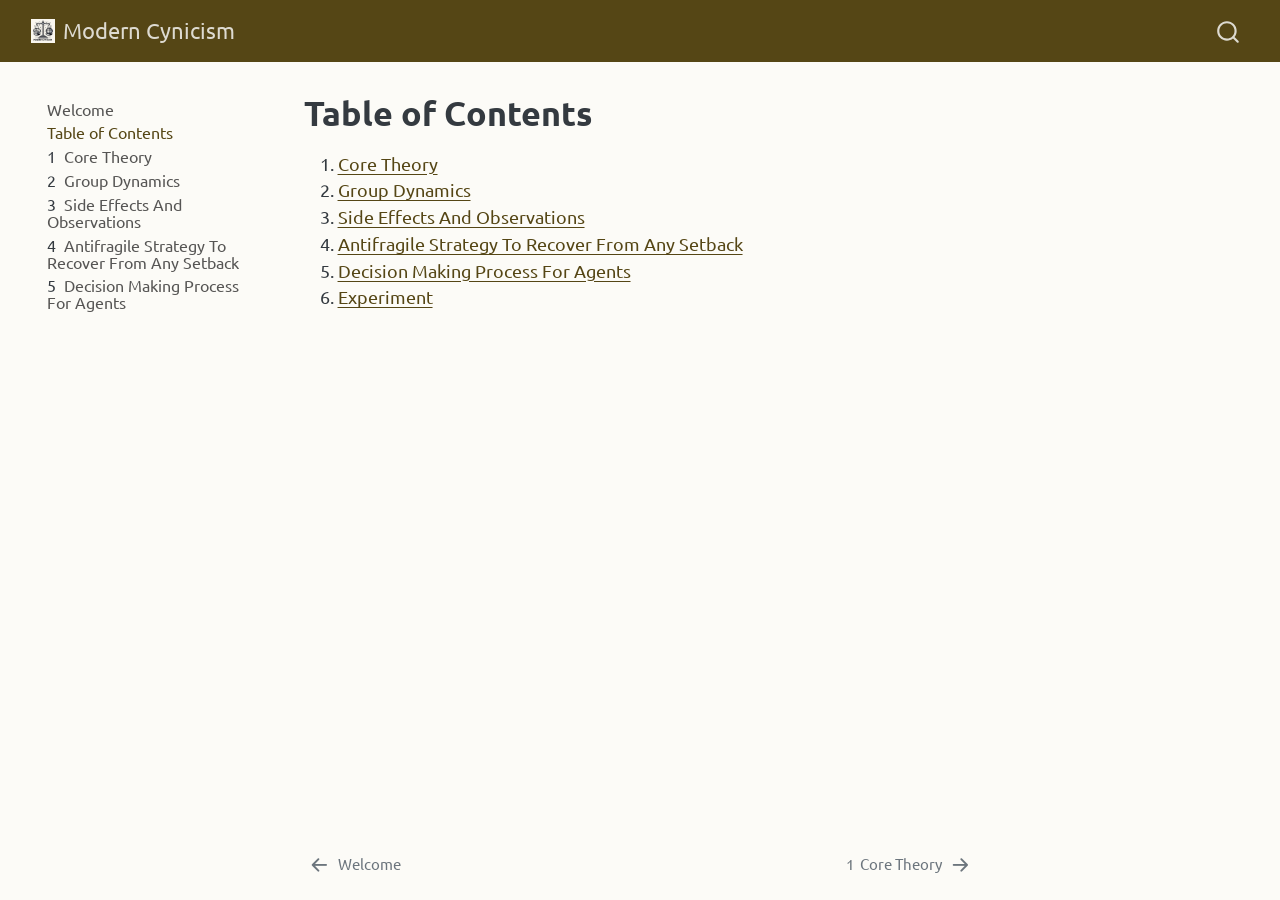
<file: table-of-contents.html>
<!DOCTYPE html>
<html xmlns="http://www.w3.org/1999/xhtml" lang="en" xml:lang="en"><head>

<meta charset="utf-8">
<meta name="generator" content="quarto-1.10.19">

<meta name="viewport" content="width=device-width, initial-scale=1.0, user-scalable=yes">


<title>Table of Contents – Modern Cynicism</title>
<style>
/* Default styles provided by pandoc.
** See https://pandoc.org/MANUAL.html#variables-for-html for config info.
*/
span.smallcaps{font-variant: small-caps;}
div.columns{display: flex; gap: 1.5em;}
div.column{flex: auto;}
@media screen {
div.columns{gap: min(4vw, 1.5em);}
div.column{overflow-x: auto;}
}
div.hanging-indent{margin-left: 1.5em; text-indent: -1.5em;}
ul.task-list{list-style: none;}
ul.task-list li input[type="checkbox"] {
  width: 0.8em;
  margin: 0 0.8em 0.2em -1em; /* quarto-specific, see https://github.com/quarto-dev/quarto-cli/issues/4556 */ 
  vertical-align: middle;
}
</style>


<script src="site_libs/quarto-nav/quarto-nav.js"></script>
<script src="site_libs/quarto-nav/headroom.min.js"></script>
<script src="site_libs/clipboard/clipboard.min.js"></script>
<script src="site_libs/quarto-search/autocomplete.umd.js"></script>
<script src="site_libs/quarto-search/fuse.min.js"></script>
<script src="site_libs/quarto-search/quarto-search.js"></script>
<meta name="quarto:offset" content="./">
<link href="./core-theory.html" rel="next">
<link href="./index.html" rel="prev">
<link href="./images/mc_logo.webp" rel="icon">
<script src="site_libs/quarto-html/quarto.js" type="module"></script>
<script src="site_libs/quarto-html/tabsets/tabsets.js" type="module"></script>
<script src="site_libs/quarto-html/popper.min.js"></script>
<script src="site_libs/quarto-html/tippy.umd.min.js"></script>
<script src="site_libs/quarto-html/anchor.min.js"></script>
<link href="site_libs/quarto-html/tippy.css" rel="stylesheet">
<link href="site_libs/quarto-html/quarto-syntax-highlighting-bf27225e3a48a9273f3daa8f8e829971.css" rel="stylesheet" id="quarto-text-highlighting-styles">
<script src="site_libs/bootstrap/bootstrap.min.js"></script>
<link href="site_libs/bootstrap/bootstrap-icons.css" rel="stylesheet">
<link href="site_libs/bootstrap/bootstrap-162b8b9c74c9b3c310fee253e79330a9.min.css" rel="stylesheet" append-hash="true" id="quarto-bootstrap" data-mode="light">
<script id="quarto-search-options" type="application/json">{
  "location": "navbar",
  "copy-button": false,
  "collapse-after": 3,
  "panel-placement": "end",
  "type": "overlay",
  "limit": 50,
  "keyboard-shortcut": [
    "f",
    "/",
    "s"
  ],
  "show-item-context": false,
  "language": {
    "search-no-results-text": "No results",
    "search-matching-documents-text": "matching documents",
    "search-copy-link-title": "Copy link to search",
    "search-hide-matches-text": "Hide additional matches",
    "search-more-match-text": "more match in this document",
    "search-more-matches-text": "more matches in this document",
    "search-clear-button-title": "Clear",
    "search-text-placeholder": "",
    "search-detached-cancel-button-title": "Cancel",
    "search-submit-button-title": "Submit",
    "search-label": "Search"
  }
}</script>
<style>html{ scroll-behavior: smooth; }</style>


</head>

<body class="nav-sidebar floating nav-fixed quarto-light">

<div id="quarto-search-results"></div>
  <header id="quarto-header" class="headroom fixed-top">
    <nav class="navbar navbar-expand-lg " data-bs-theme="dark">
      <div class="navbar-container container-fluid">
      <div class="navbar-brand-container mx-auto">
    <a href="./index.html" class="navbar-brand navbar-brand-logo">
    <img src="./images/mc_logo.webp" alt="" class="navbar-logo light-content">
    <img src="./images/mc_logo.webp" alt="" class="navbar-logo dark-content">
    </a>
    <a class="navbar-brand" href="./index.html">
    <span class="navbar-title">Modern Cynicism</span>
    </a>
  </div>
        <div class="quarto-navbar-tools tools-end">
</div>
          <div id="quarto-search" class="" title="Search"></div>
      </div> <!-- /container-fluid -->
    </nav>
  <nav class="quarto-secondary-nav">
    <div class="container-fluid d-flex">
      <button type="button" class="quarto-btn-toggle btn" data-bs-toggle="collapse" role="button" data-bs-target=".quarto-sidebar-collapse-item" aria-controls="quarto-sidebar" aria-expanded="false" aria-label="Toggle sidebar navigation" onclick="if (window.quartoToggleHeadroom) { window.quartoToggleHeadroom(); }">
        <i class="bi bi-layout-text-sidebar-reverse"></i>
      </button>
        <nav class="quarto-page-breadcrumbs" aria-label="breadcrumb"><ol class="breadcrumb"><li class="breadcrumb-item"><a href="./table-of-contents.html">Table of Contents</a></li></ol></nav>
        <a class="flex-grow-1" role="navigation" data-bs-toggle="collapse" data-bs-target=".quarto-sidebar-collapse-item" aria-controls="quarto-sidebar" aria-expanded="false" aria-label="Toggle sidebar navigation" onclick="if (window.quartoToggleHeadroom) { window.quartoToggleHeadroom(); }">      
        </a>
    </div>
  </nav>
</header>
<!-- content -->
<div id="quarto-content" class="quarto-container page-columns page-rows-contents page-layout-article page-navbar">
<!-- sidebar -->
  <nav id="quarto-sidebar" class="sidebar collapse collapse-horizontal quarto-sidebar-collapse-item sidebar-navigation floating overflow-auto">
    <div class="sidebar-menu-container"> 
    <ul class="list-unstyled mt-1">
        <li class="sidebar-item">
  <div class="sidebar-item-container"> 
  <a href="./index.html" class="sidebar-item-text sidebar-link">
 <span class="menu-text">Welcome</span></a>
  </div>
</li>
        <li class="sidebar-item">
  <div class="sidebar-item-container"> 
  <a href="./table-of-contents.html" class="sidebar-item-text sidebar-link active">
 <span class="menu-text">Table of Contents</span></a>
  </div>
</li>
        <li class="sidebar-item">
  <div class="sidebar-item-container"> 
  <a href="./core-theory.html" class="sidebar-item-text sidebar-link">
 <span class="menu-text"><span class="chapter-number">1</span>&nbsp; <span class="chapter-title">Core Theory</span></span></a>
  </div>
</li>
        <li class="sidebar-item">
  <div class="sidebar-item-container"> 
  <a href="./group-dynamics.html" class="sidebar-item-text sidebar-link">
 <span class="menu-text"><span class="chapter-number">2</span>&nbsp; <span class="chapter-title">Group Dynamics</span></span></a>
  </div>
</li>
        <li class="sidebar-item">
  <div class="sidebar-item-container"> 
  <a href="./side-effects-and-observations.html" class="sidebar-item-text sidebar-link">
 <span class="menu-text"><span class="chapter-number">3</span>&nbsp; <span class="chapter-title">Side Effects And Observations</span></span></a>
  </div>
</li>
        <li class="sidebar-item">
  <div class="sidebar-item-container"> 
  <a href="./antifragile-strategy-to-recover-from-any-setback.html" class="sidebar-item-text sidebar-link">
 <span class="menu-text"><span class="chapter-number">4</span>&nbsp; <span class="chapter-title">Antifragile Strategy To Recover From Any Setback</span></span></a>
  </div>
</li>
        <li class="sidebar-item">
  <div class="sidebar-item-container"> 
  <a href="./decision-making-process-for-agents.html" class="sidebar-item-text sidebar-link">
 <span class="menu-text"><span class="chapter-number">5</span>&nbsp; <span class="chapter-title">Decision Making Process For Agents</span></span></a>
  </div>
</li>
    </ul>
    </div>
</nav>
<div id="quarto-sidebar-glass" class="quarto-sidebar-collapse-item" data-bs-toggle="collapse" data-bs-target=".quarto-sidebar-collapse-item"></div>
<!-- margin-sidebar -->
    <div id="quarto-margin-sidebar" class="sidebar margin-sidebar zindex-bottom">
        
    </div>
<!-- main -->
<main class="content" id="quarto-document-content">

<header id="title-block-header" class="quarto-title-block default">
<div class="quarto-title">
<h1 class="title">Table of Contents</h1>
</div>



<div class="quarto-title-meta">

    
  
    
  </div>
  


</header>


<ol type="1">
<li><a href="core-theory.html">Core Theory</a></li>
<li><a href="group-dynamics.html">Group Dynamics</a></li>
<li><a href="side-effects-and-observations.html">Side Effects And Observations</a></li>
<li><a href="antifragile-strategy-to-recover-from-any-setback.html">Antifragile Strategy To Recover From Any Setback</a></li>
<li><a href="decision-making-process-for-agents.html">Decision Making Process For Agents</a></li>
<li><a href="experiment.html">Experiment</a></li>
</ol>



</main> <!-- /main -->
<script id="quarto-html-after-body" type="application/javascript">
  window.document.addEventListener("DOMContentLoaded", function (event) {
    const icon = "";
    const anchorJS = new window.AnchorJS();
    anchorJS.options = {
      placement: 'right',
      icon: icon
    };
    anchorJS.add('.anchored');
    const isCodeAnnotation = (el) => {
      for (const clz of el.classList) {
        if (clz.startsWith('code-annotation-')) {                     
          return true;
        }
      }
      return false;
    }
    const onCopySuccess = function(e) {
      // button target
      const button = e.trigger;
      // don't keep focus
      button.blur();
      // flash "checked"
      button.classList.add('code-copy-button-checked');
      var currentTitle = button.getAttribute("title");
      button.setAttribute("title", "Copied!");
      let tooltip;
      if (window.bootstrap) {
        button.setAttribute("data-bs-toggle", "tooltip");
        button.setAttribute("data-bs-placement", "left");
        button.setAttribute("data-bs-title", "Copied!");
        tooltip = new bootstrap.Tooltip(button, 
          { trigger: "manual", 
            customClass: "code-copy-button-tooltip",
            offset: [0, -8]});
        tooltip.show();    
      }
      setTimeout(function() {
        if (tooltip) {
          tooltip.hide();
          button.removeAttribute("data-bs-title");
          button.removeAttribute("data-bs-toggle");
          button.removeAttribute("data-bs-placement");
        }
        button.setAttribute("title", currentTitle);
        button.classList.remove('code-copy-button-checked');
      }, 1000);
      // clear code selection
      e.clearSelection();
    }
    const getTextToCopy = function(trigger) {
      const outerScaffold = trigger.parentElement.cloneNode(true);
      const codeEl = outerScaffold.querySelector('code');
      for (const childEl of codeEl.children) {
        if (isCodeAnnotation(childEl)) {
          childEl.remove();
        }
      }
      return codeEl.innerText;
    }
    const clipboard = new window.ClipboardJS('.code-copy-button:not([data-in-quarto-modal])', {
      text: getTextToCopy
    });
    clipboard.on('success', onCopySuccess);
    if (window.document.getElementById('quarto-embedded-source-code-modal')) {
      const clipboardModal = new window.ClipboardJS('.code-copy-button[data-in-quarto-modal]', {
        text: getTextToCopy,
        container: window.document.getElementById('quarto-embedded-source-code-modal')
      });
      clipboardModal.on('success', onCopySuccess);
    }
      var localhostRegex = new RegExp(/^(?:http|https):\/\/localhost\:?[0-9]*\//);
      var mailtoRegex = new RegExp(/^mailto:/);
        var filterRegex = new RegExp("https:\/\/moderncynicism\.com");
      var isInternal = (href) => {
          return filterRegex.test(href) || localhostRegex.test(href) || mailtoRegex.test(href);
      }
      // Inspect non-navigation links and adorn them if external
     var links = window.document.querySelectorAll('a[href]:not(.nav-link):not(.navbar-brand):not(.toc-action):not(.sidebar-link):not(.sidebar-item-toggle):not(.pagination-link):not(.no-external):not([aria-hidden]):not(.dropdown-item):not(.quarto-navigation-tool):not(.about-link)');
      for (var i=0; i<links.length; i++) {
        const link = links[i];
        if (!isInternal(link.href)) {
          // undo the damage that might have been done by quarto-nav.js in the case of
          // links that we want to consider external
          if (link.dataset.originalHref !== undefined) {
            link.href = link.dataset.originalHref;
          }
        }
      }
    function tippyHover(el, contentFn, onTriggerFn, onUntriggerFn) {
      const config = {
        allowHTML: true,
        maxWidth: 500,
        delay: 100,
        arrow: false,
        appendTo: function(el) {
            return el.parentElement;
        },
        interactive: true,
        interactiveBorder: 10,
        theme: 'quarto',
        placement: 'bottom-start',
      };
      if (contentFn) {
        config.content = contentFn;
      }
      if (onTriggerFn) {
        config.onTrigger = onTriggerFn;
      }
      if (onUntriggerFn) {
        config.onUntrigger = onUntriggerFn;
      }
      window.tippy(el, config); 
    }
    const noterefs = window.document.querySelectorAll('a[role="doc-noteref"]');
    for (var i=0; i<noterefs.length; i++) {
      const ref = noterefs[i];
      tippyHover(ref, function() {
        // use id or data attribute instead here
        let href = ref.getAttribute('data-footnote-href') || ref.getAttribute('href');
        try { href = new URL(href).hash; } catch {}
        const id = href.replace(/^#\/?/, "");
        const note = window.document.getElementById(id);
        if (note) {
          return note.innerHTML;
        } else {
          return "";
        }
      });
    }
    const xrefs = window.document.querySelectorAll('a.quarto-xref');
    const processXRef = (id, note) => {
      // Strip column container classes
      const stripColumnClz = (el) => {
        el.classList.remove("page-full", "page-columns");
        if (el.children) {
          for (const child of el.children) {
            stripColumnClz(child);
          }
        }
      }
      stripColumnClz(note)
      if (id === null || id.startsWith('sec-')) {
        // Special case sections, only their first couple elements
        const container = document.createElement("div");
        if (note.children && note.children.length > 2) {
          container.appendChild(note.children[0].cloneNode(true));
          for (let i = 1; i < note.children.length; i++) {
            const child = note.children[i];
            if (child.tagName === "P" && child.innerText === "") {
              continue;
            } else {
              container.appendChild(child.cloneNode(true));
              break;
            }
          }
          if (window.Quarto?.typesetMath) {
            window.Quarto.typesetMath(container);
          }
          return container.innerHTML
        } else {
          if (window.Quarto?.typesetMath) {
            window.Quarto.typesetMath(note);
          }
          return note.innerHTML;
        }
      } else {
        // Remove any anchor links if they are present
        const anchorLink = note.querySelector('a.anchorjs-link');
        if (anchorLink) {
          anchorLink.remove();
        }
        if (window.Quarto?.typesetMath) {
          window.Quarto.typesetMath(note);
        }
        if (note.classList.contains("callout")) {
          return note.outerHTML;
        } else {
          return note.innerHTML;
        }
      }
    }
    for (var i=0; i<xrefs.length; i++) {
      const xref = xrefs[i];
      tippyHover(xref, undefined, function(instance) {
        instance.disable();
        let url = xref.getAttribute('href');
        let hash = undefined; 
        if (url.startsWith('#')) {
          hash = url;
        } else {
          try { hash = new URL(url).hash; } catch {}
        }
        if (hash) {
          const id = hash.replace(/^#\/?/, "");
          const note = window.document.getElementById(id);
          if (note !== null) {
            try {
              const html = processXRef(id, note.cloneNode(true));
              instance.setContent(html);
            } finally {
              instance.enable();
              instance.show();
            }
          } else {
            // See if we can fetch this
            fetch(url.split('#')[0])
            .then(res => res.text())
            .then(html => {
              const parser = new DOMParser();
              const htmlDoc = parser.parseFromString(html, "text/html");
              const note = htmlDoc.getElementById(id);
              if (note !== null) {
                const html = processXRef(id, note);
                instance.setContent(html);
              } 
            }).finally(() => {
              instance.enable();
              instance.show();
            });
          }
        } else {
          // See if we can fetch a full url (with no hash to target)
          // This is a special case and we should probably do some content thinning / targeting
          fetch(url)
          .then(res => res.text())
          .then(html => {
            const parser = new DOMParser();
            const htmlDoc = parser.parseFromString(html, "text/html");
            const note = htmlDoc.querySelector('main.content');
            if (note !== null) {
              // This should only happen for chapter cross references
              // (since there is no id in the URL)
              // remove the first header
              if (note.children.length > 0 && note.children[0].tagName === "HEADER") {
                note.children[0].remove();
              }
              const html = processXRef(null, note);
              instance.setContent(html);
            } 
          }).finally(() => {
            instance.enable();
            instance.show();
          });
        }
      }, function(instance) {
      });
    }
        let selectedAnnoteEl;
        const selectorForAnnotation = ( cell, annotation) => {
          let cellAttr = 'data-code-cell="' + cell + '"';
          let lineAttr = 'data-code-annotation="' +  annotation + '"';
          const selector = 'span[' + cellAttr + '][' + lineAttr + ']';
          return selector;
        }
        const selectCodeLines = (annoteEl) => {
          const doc = window.document;
          const targetCell = annoteEl.getAttribute("data-target-cell");
          const targetAnnotation = annoteEl.getAttribute("data-target-annotation");
          const annoteSpan = window.document.querySelector(selectorForAnnotation(targetCell, targetAnnotation));
          const lines = annoteSpan.getAttribute("data-code-lines").split(",");
          const lineIds = lines.map((line) => {
            return targetCell + "-" + line;
          })
          let top = null;
          let height = null;
          let parent = null;
          if (lineIds.length > 0) {
              //compute the position of the single el (top and bottom and make a div)
              const el = window.document.getElementById(lineIds[0]);
              top = el.offsetTop;
              height = el.offsetHeight;
              parent = el.parentElement.parentElement;
            if (lineIds.length > 1) {
              const lastEl = window.document.getElementById(lineIds[lineIds.length - 1]);
              const bottom = lastEl.offsetTop + lastEl.offsetHeight;
              height = bottom - top;
            }
            if (top !== null && height !== null && parent !== null) {
              // cook up a div (if necessary) and position it 
              let div = window.document.getElementById("code-annotation-line-highlight");
              if (div === null) {
                div = window.document.createElement("div");
                div.setAttribute("id", "code-annotation-line-highlight");
                div.style.position = 'absolute';
                parent.appendChild(div);
              }
              div.style.top = top - 2 + "px";
              div.style.height = height + 4 + "px";
              div.style.left = 0;
              let gutterDiv = window.document.getElementById("code-annotation-line-highlight-gutter");
              if (gutterDiv === null) {
                gutterDiv = window.document.createElement("div");
                gutterDiv.setAttribute("id", "code-annotation-line-highlight-gutter");
                gutterDiv.style.position = 'absolute';
                const codeCell = window.document.getElementById(targetCell);
                const gutter = codeCell.querySelector('.code-annotation-gutter');
                gutter.appendChild(gutterDiv);
              }
              gutterDiv.style.top = top - 2 + "px";
              gutterDiv.style.height = height + 4 + "px";
            }
            selectedAnnoteEl = annoteEl;
          }
        };
        const unselectCodeLines = () => {
          const elementsIds = ["code-annotation-line-highlight", "code-annotation-line-highlight-gutter"];
          elementsIds.forEach((elId) => {
            const div = window.document.getElementById(elId);
            if (div) {
              div.remove();
            }
          });
          selectedAnnoteEl = undefined;
        };
          // Handle positioning of the toggle
      window.addEventListener(
        "resize",
        throttle(() => {
          elRect = undefined;
          if (selectedAnnoteEl) {
            selectCodeLines(selectedAnnoteEl);
          }
        }, 10)
      );
      function throttle(fn, ms) {
      let throttle = false;
      let timer;
        return (...args) => {
          if(!throttle) { // first call gets through
              fn.apply(this, args);
              throttle = true;
          } else { // all the others get throttled
              if(timer) clearTimeout(timer); // cancel #2
              timer = setTimeout(() => {
                fn.apply(this, args);
                timer = throttle = false;
              }, ms);
          }
        };
      }
        // Attach click handler to the DT
        const annoteDls = window.document.querySelectorAll('dt[data-target-cell]');
        for (const annoteDlNode of annoteDls) {
          annoteDlNode.addEventListener('click', (event) => {
            const clickedEl = event.target;
            if (clickedEl !== selectedAnnoteEl) {
              unselectCodeLines();
              const activeEl = window.document.querySelector('dt[data-target-cell].code-annotation-active');
              if (activeEl) {
                activeEl.classList.remove('code-annotation-active');
              }
              selectCodeLines(clickedEl);
              clickedEl.classList.add('code-annotation-active');
            } else {
              // Unselect the line
              unselectCodeLines();
              clickedEl.classList.remove('code-annotation-active');
            }
          });
        }
    const findCites = (el) => {
      const parentEl = el.parentElement;
      if (parentEl) {
        const cites = parentEl.dataset.cites;
        if (cites) {
          return {
            el,
            cites: cites.split(' ')
          };
        } else {
          return findCites(el.parentElement)
        }
      } else {
        return undefined;
      }
    };
    var bibliorefs = window.document.querySelectorAll('a[role="doc-biblioref"]');
    for (var i=0; i<bibliorefs.length; i++) {
      const ref = bibliorefs[i];
      const citeInfo = findCites(ref);
      if (citeInfo) {
        tippyHover(citeInfo.el, function() {
          var popup = window.document.createElement('div');
          citeInfo.cites.forEach(function(cite) {
            var citeDiv = window.document.createElement('div');
            citeDiv.classList.add('hanging-indent');
            citeDiv.classList.add('csl-entry');
            var biblioDiv = window.document.getElementById('ref-' + cite);
            if (biblioDiv) {
              citeDiv.innerHTML = biblioDiv.innerHTML;
            }
            popup.appendChild(citeDiv);
          });
          return popup.innerHTML;
        });
      }
    }
  });
  </script>
<nav class="page-navigation">
  <div class="nav-page nav-page-previous">
      <a href="./index.html" class="pagination-link" aria-label="Welcome">
        <i class="bi bi-arrow-left-short"></i> <span class="nav-page-text">Welcome</span>
      </a>          
  </div>
  <div class="nav-page nav-page-next">
      <a href="./core-theory.html" class="pagination-link" aria-label="Core Theory">
        <span class="nav-page-text"><span class="chapter-number">1</span>&nbsp; <span class="chapter-title">Core Theory</span></span> <i class="bi bi-arrow-right-short"></i>
      </a>
  </div>
</nav>
</div> <!-- /content -->




<script src="site_libs/quarto-html/zenscroll-min.js"></script>
</body></html>
</file>
<file: site_libs/quarto-html/tippy.css>
.tippy-box[data-animation=fade][data-state=hidden]{opacity:0}[data-tippy-root]{max-width:calc(100vw - 10px)}.tippy-box{position:relative;background-color:#333;color:#fff;border-radius:4px;font-size:14px;line-height:1.4;white-space:normal;outline:0;transition-property:transform,visibility,opacity}.tippy-box[data-placement^=top]>.tippy-arrow{bottom:0}.tippy-box[data-placement^=top]>.tippy-arrow:before{bottom:-7px;left:0;border-width:8px 8px 0;border-top-color:initial;transform-origin:center top}.tippy-box[data-placement^=bottom]>.tippy-arrow{top:0}.tippy-box[data-placement^=bottom]>.tippy-arrow:before{top:-7px;left:0;border-width:0 8px 8px;border-bottom-color:initial;transform-origin:center bottom}.tippy-box[data-placement^=left]>.tippy-arrow{right:0}.tippy-box[data-placement^=left]>.tippy-arrow:before{border-width:8px 0 8px 8px;border-left-color:initial;right:-7px;transform-origin:center left}.tippy-box[data-placement^=right]>.tippy-arrow{left:0}.tippy-box[data-placement^=right]>.tippy-arrow:before{left:-7px;border-width:8px 8px 8px 0;border-right-color:initial;transform-origin:center right}.tippy-box[data-inertia][data-state=visible]{transition-timing-function:cubic-bezier(.54,1.5,.38,1.11)}.tippy-arrow{width:16px;height:16px;color:#333}.tippy-arrow:before{content:"";position:absolute;border-color:transparent;border-style:solid}.tippy-content{position:relative;padding:5px 9px;z-index:1}
</file>
<file: site_libs/quarto-html/quarto-syntax-highlighting-bf27225e3a48a9273f3daa8f8e829971.css>
/* quarto syntax highlight colors */
:root {
  --quarto-hl-ot-color: #003B4F;
  --quarto-hl-at-color: #657422;
  --quarto-hl-ss-color: #20794D;
  --quarto-hl-an-color: #5E5E5E;
  --quarto-hl-fu-color: #4758AB;
  --quarto-hl-st-color: #20794D;
  --quarto-hl-cf-color: #003B4F;
  --quarto-hl-op-color: #5E5E5E;
  --quarto-hl-er-color: #AD0000;
  --quarto-hl-bn-color: #AD0000;
  --quarto-hl-al-color: #AD0000;
  --quarto-hl-va-color: #111111;
  --quarto-hl-bu-color: inherit;
  --quarto-hl-ex-color: inherit;
  --quarto-hl-pp-color: #AD0000;
  --quarto-hl-in-color: #5E5E5E;
  --quarto-hl-vs-color: #20794D;
  --quarto-hl-wa-color: #5E5E5E;
  --quarto-hl-do-color: #5E5E5E;
  --quarto-hl-im-color: #00769E;
  --quarto-hl-ch-color: #20794D;
  --quarto-hl-dt-color: #AD0000;
  --quarto-hl-fl-color: #AD0000;
  --quarto-hl-co-color: #5E5E5E;
  --quarto-hl-cv-color: #5E5E5E;
  --quarto-hl-cn-color: #8f5902;
  --quarto-hl-sc-color: #5E5E5E;
  --quarto-hl-dv-color: #AD0000;
  --quarto-hl-kw-color: #003B4F;
}

/* other quarto variables */
:root {
  --quarto-font-monospace: SFMono-Regular, Menlo, Monaco, Consolas, "Liberation Mono", "Courier New", monospace;
}

/* syntax highlight based on Pandoc's rules */
pre > code.sourceCode > span {
  color: #003B4F;
}

code.sourceCode > span {
  color: #003B4F;
}

div.sourceCode,
div.sourceCode pre.sourceCode {
  color: #003B4F;
}

/* Normal */
code span {
  color: #003B4F;
}

/* Alert */
code span.al {
  color: #AD0000;
  font-style: inherit;
}

/* Annotation */
code span.an {
  color: #5E5E5E;
  font-style: inherit;
}

/* Attribute */
code span.at {
  color: #657422;
  font-style: inherit;
}

/* BaseN */
code span.bn {
  color: #AD0000;
  font-style: inherit;
}

/* BuiltIn */
code span.bu {
  font-style: inherit;
}

/* ControlFlow */
code span.cf {
  color: #003B4F;
  font-weight: bold;
  font-style: inherit;
}

/* Char */
code span.ch {
  color: #20794D;
  font-style: inherit;
}

/* Constant */
code span.cn {
  color: #8f5902;
  font-style: inherit;
}

/* Comment */
code span.co {
  color: #5E5E5E;
  font-style: inherit;
}

/* CommentVar */
code span.cv {
  color: #5E5E5E;
  font-style: italic;
}

/* Documentation */
code span.do {
  color: #5E5E5E;
  font-style: italic;
}

/* DataType */
code span.dt {
  color: #AD0000;
  font-style: inherit;
}

/* DecVal */
code span.dv {
  color: #AD0000;
  font-style: inherit;
}

/* Error */
code span.er {
  color: #AD0000;
  font-style: inherit;
}

/* Extension */
code span.ex {
  font-style: inherit;
}

/* Float */
code span.fl {
  color: #AD0000;
  font-style: inherit;
}

/* Function */
code span.fu {
  color: #4758AB;
  font-style: inherit;
}

/* Import */
code span.im {
  color: #00769E;
  font-style: inherit;
}

/* Information */
code span.in {
  color: #5E5E5E;
  font-style: inherit;
}

/* Keyword */
code span.kw {
  color: #003B4F;
  font-weight: bold;
  font-style: inherit;
}

/* Operator */
code span.op {
  color: #5E5E5E;
  font-style: inherit;
}

/* Other */
code span.ot {
  color: #003B4F;
  font-style: inherit;
}

/* Preprocessor */
code span.pp {
  color: #AD0000;
  font-style: inherit;
}

/* SpecialChar */
code span.sc {
  color: #5E5E5E;
  font-style: inherit;
}

/* SpecialString */
code span.ss {
  color: #20794D;
  font-style: inherit;
}

/* String */
code span.st {
  color: #20794D;
  font-style: inherit;
}

/* Variable */
code span.va {
  color: #111111;
  font-style: inherit;
}

/* VerbatimString */
code span.vs {
  color: #20794D;
  font-style: inherit;
}

/* Warning */
code span.wa {
  color: #5E5E5E;
  font-style: italic;
}

.prevent-inlining {
  content: "</";
}

/*# sourceMappingURL=8be38f48d34c45af72792cbd699585e7.css.map */
</file>
